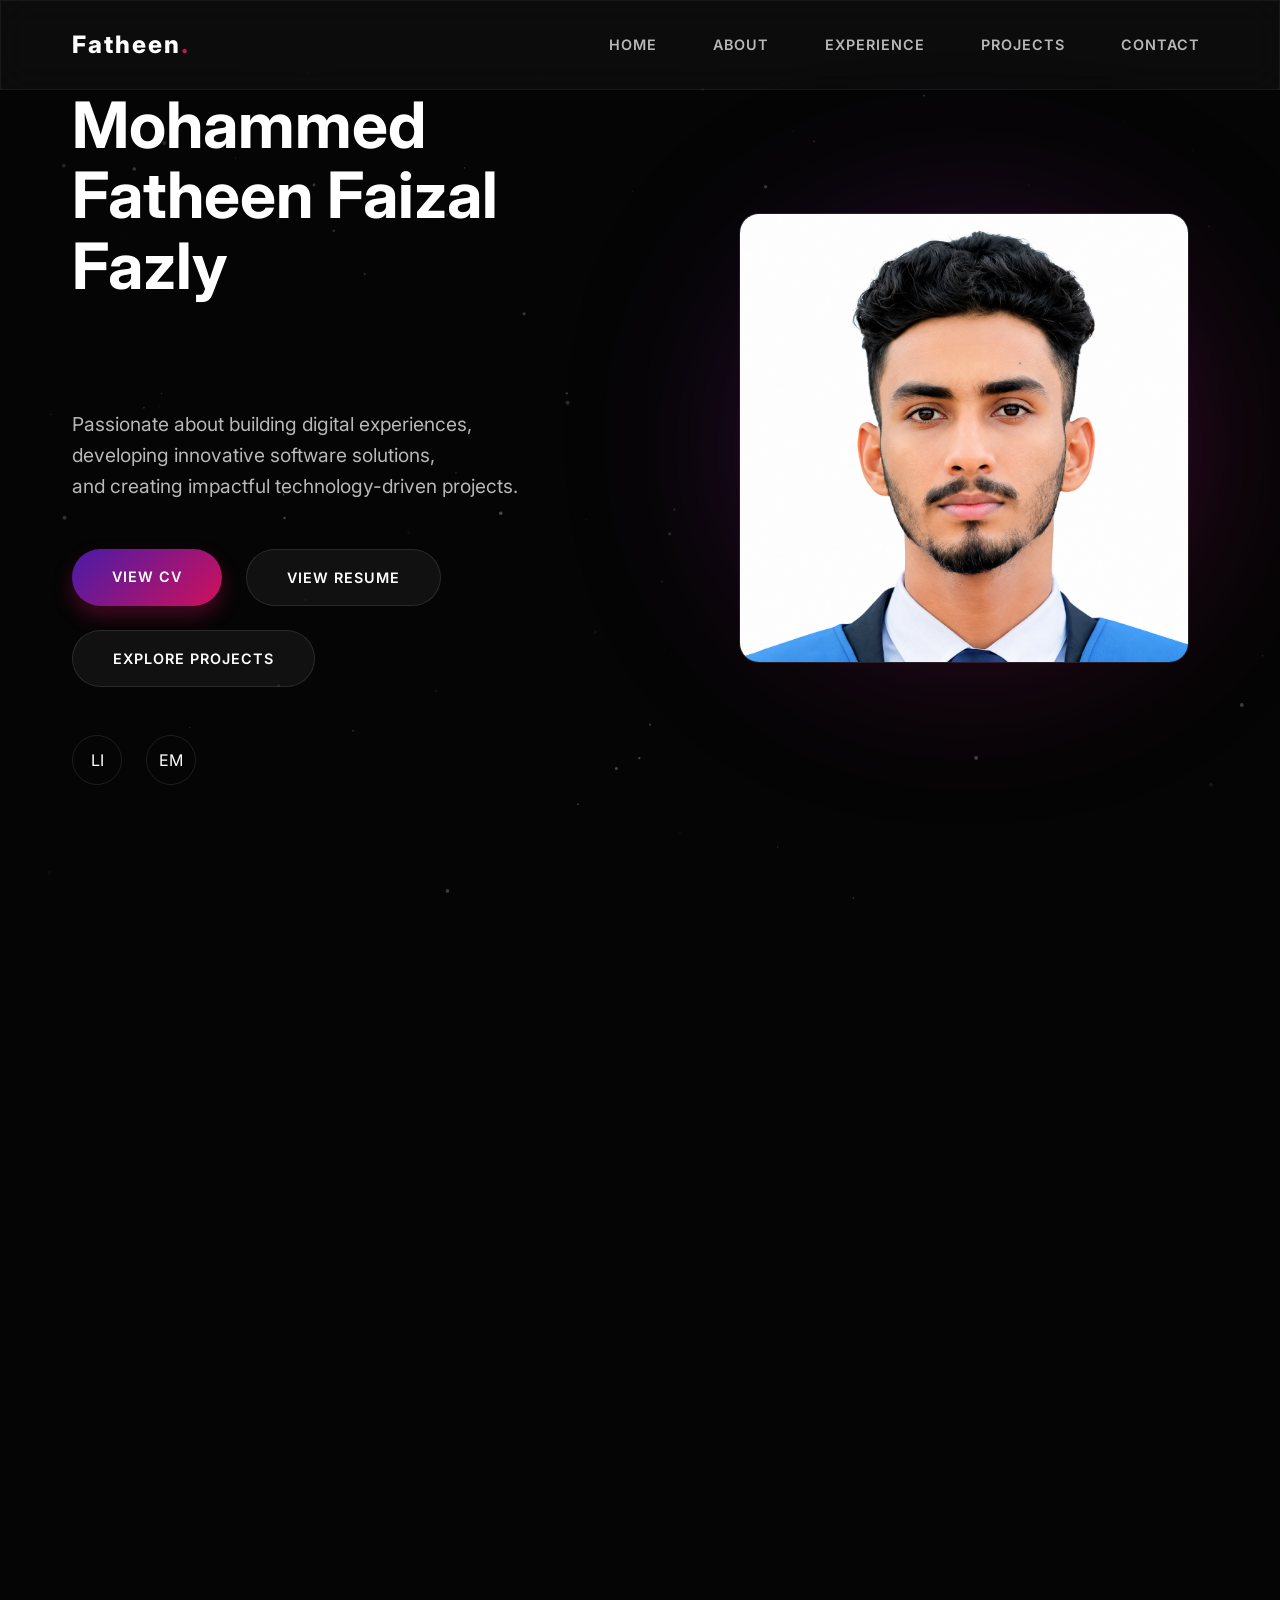
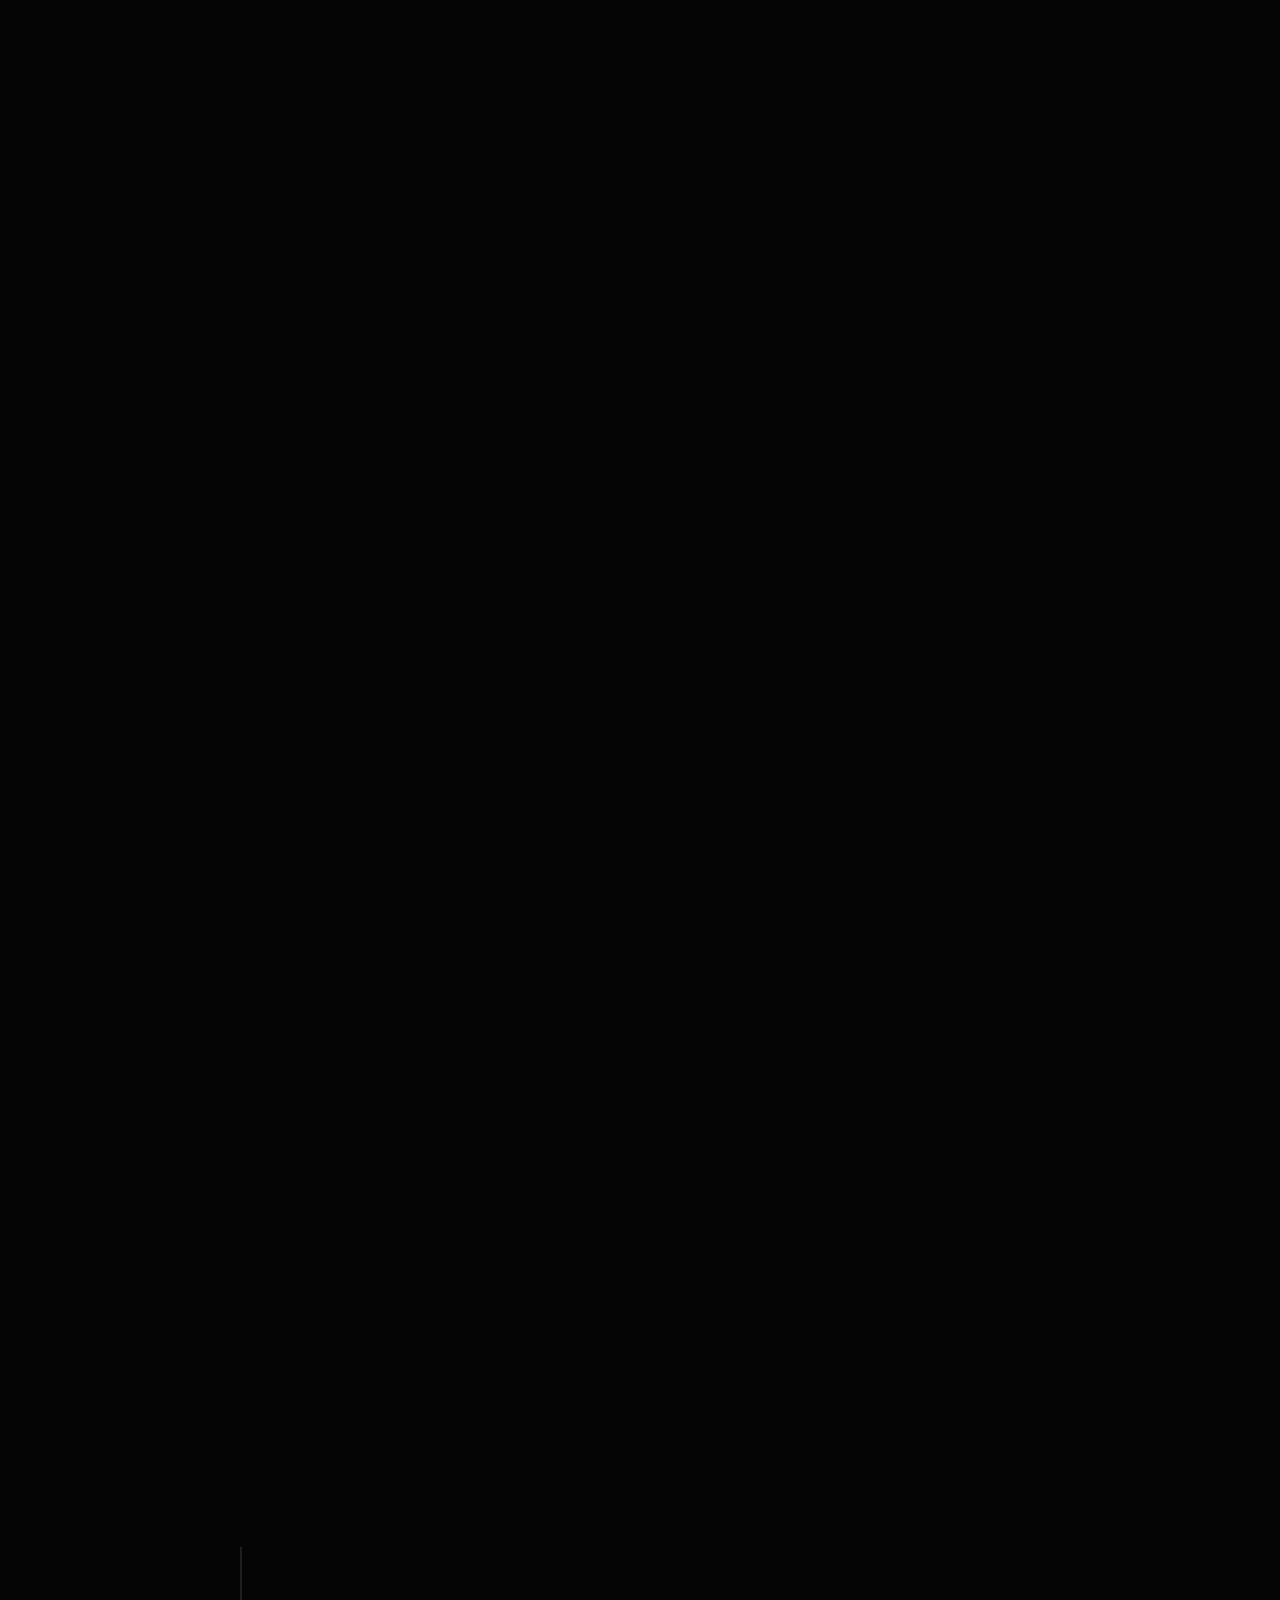
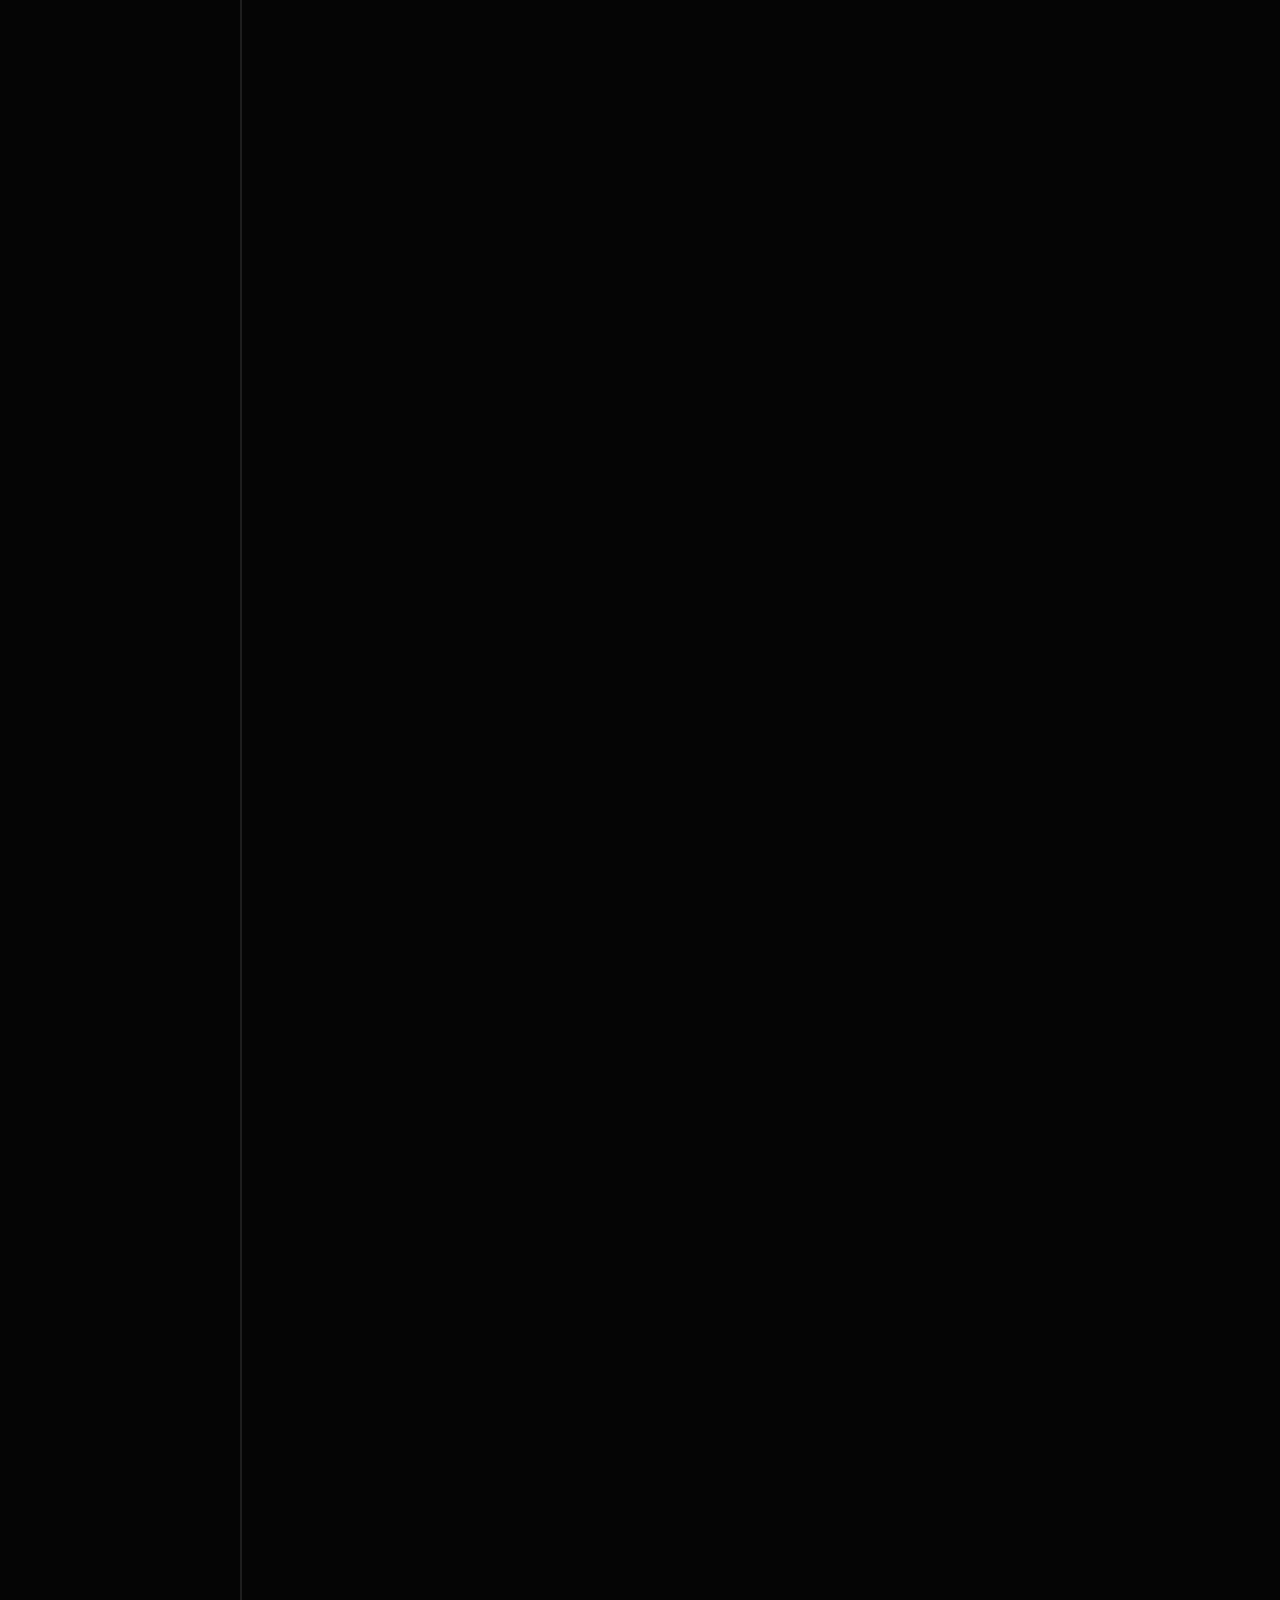
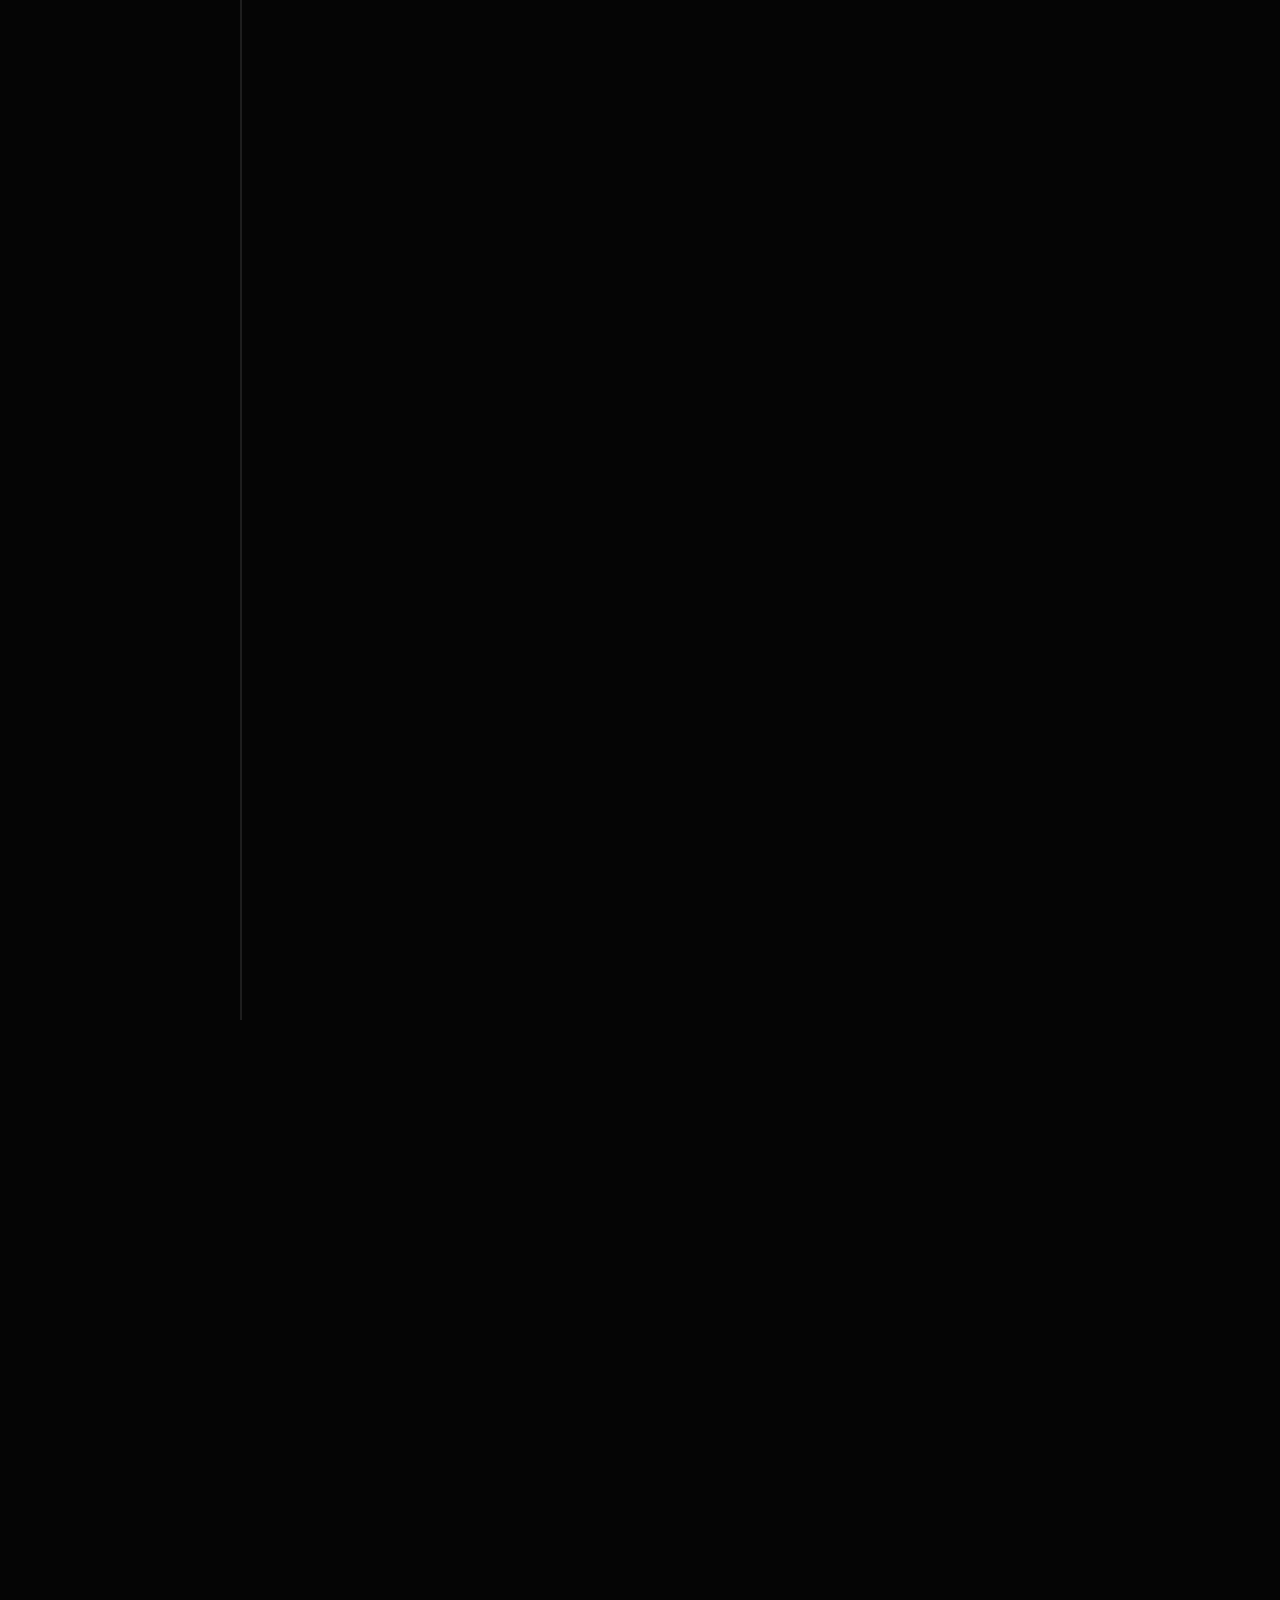
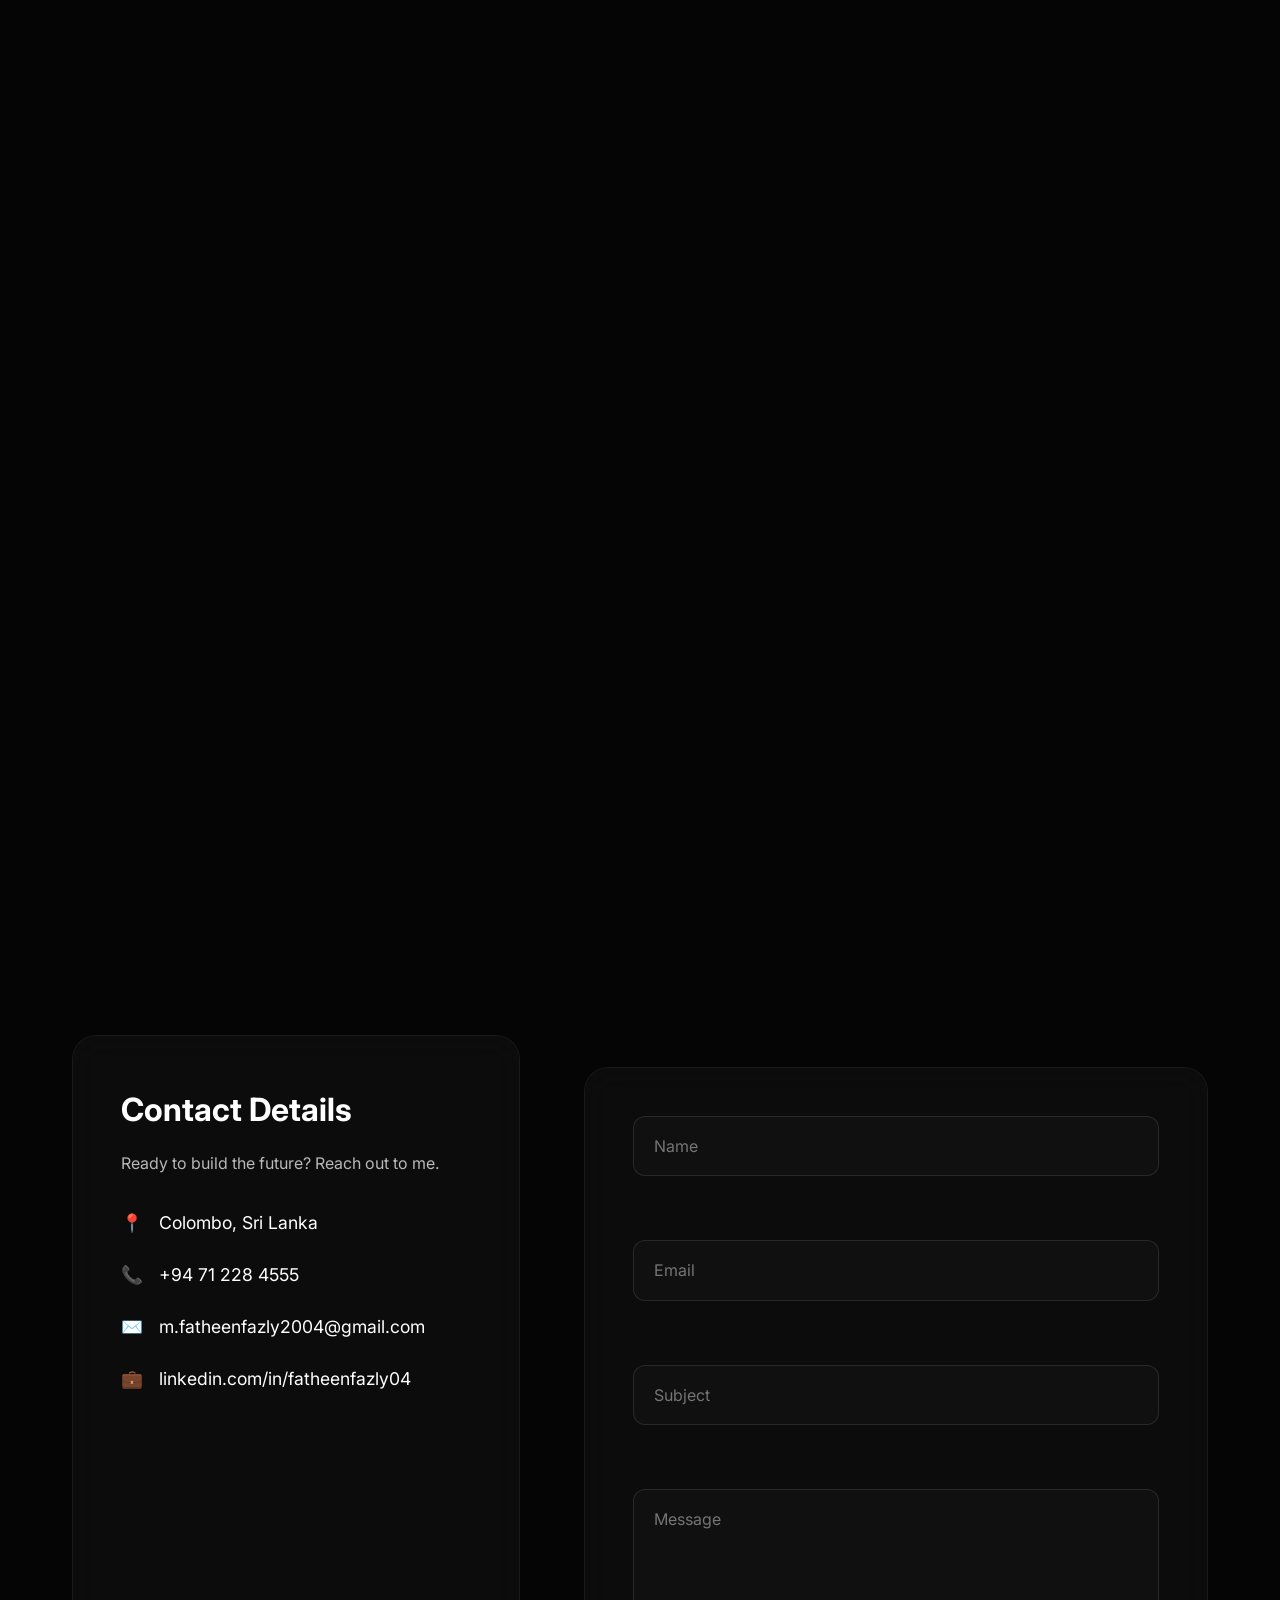
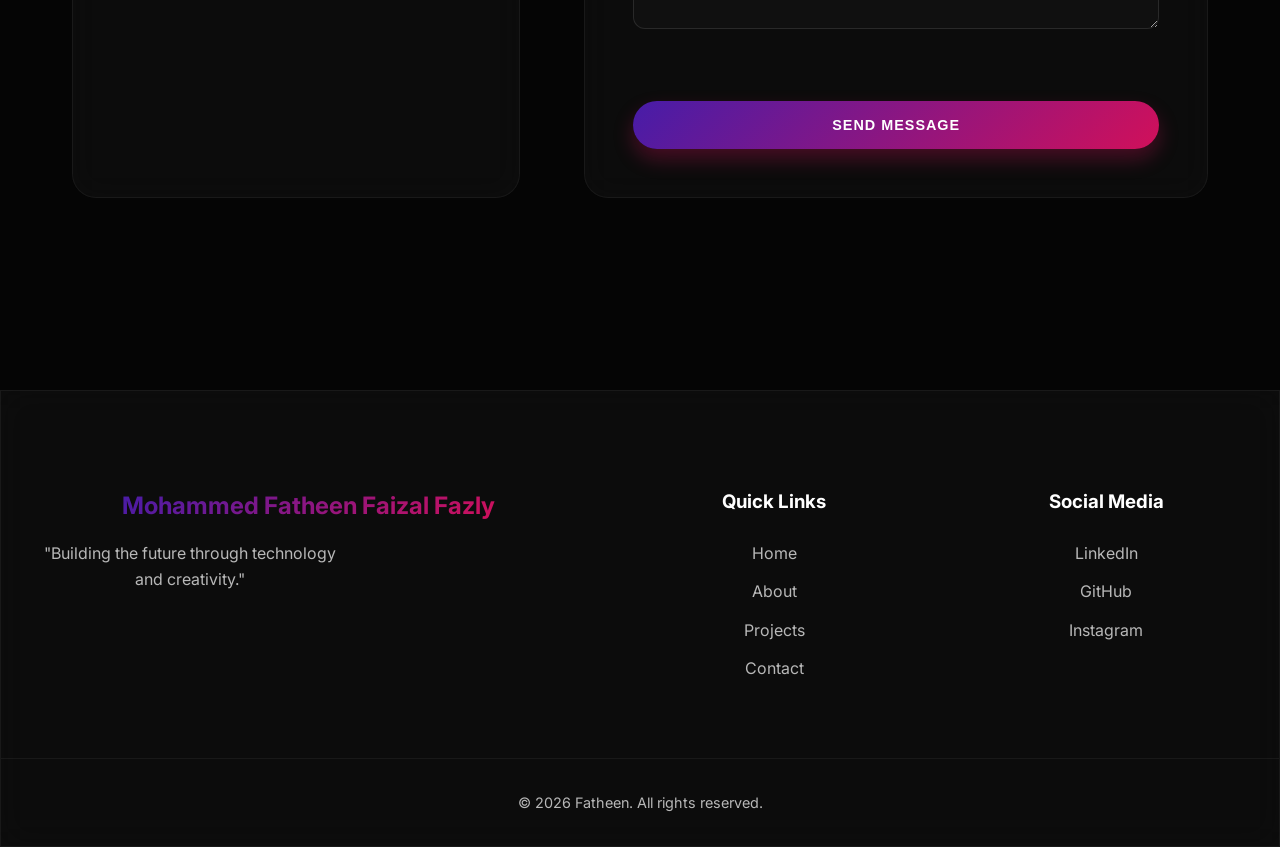
<file: index.html>
<!DOCTYPE html>
<html lang="en">
<head>
    <meta charset="UTF-8">
    <meta name="viewport" content="width=device-width, initial-scale=1.0">
    <title>Fatheen | Premium Portfolio</title>
    <link rel="stylesheet" href="style.css">
    <!-- Google Fonts -->
    <link rel="preconnect" href="https://fonts.googleapis.com">
    <link rel="preconnect" href="https://fonts.gstatic.com" crossorigin>
    <link href="https://fonts.googleapis.com/css2?family=Inter:wght@300;400;600;800&display=swap" rel="stylesheet">
</head>
<body>
    <!-- Preloader -->
    <div id="preloader">
        <div class="preloader-content">
            <h1 class="glitch-text" data-text="FATHEEN">FATHEEN</h1>
            <div class="loading-bar-container">
                <div class="loading-bar"></div>
            </div>
            <div class="loading-percent">0%</div>
        </div>
    </div>

    <!-- Canvas Background for Particles -->
    <canvas id="particleCanvas"></canvas>

    <!-- Navigation -->
    <nav id="navbar" class="glass">
        <div class="nav-container">
            <div class="logo">Fatheen<span class="dot">.</span></div>
            <ul class="nav-links">
                <li><a href="index.html" class="magnetic active">Home</a></li>
                <li><a href="about.html" class="magnetic">About</a></li>
                <li><a href="experience.html" class="magnetic">Experience</a></li>
                <li><a href="projects.html" class="magnetic">Projects</a></li>
                <li><a href="contact.html" class="magnetic">Contact</a></li>
            </ul>
            <div class="hamburger">
                <span></span>
                <span></span>
                <span></span>
            </div>
        </div>
    </nav>

    <!-- Main Content -->
    <main>
        <!-- Hero Section -->
        <section id="home" class="hero section">
            <div class="hero-content">
                <h1 class="hero-title reveal-text">Mohammed Fatheen Faizal Fazly</h1>
                <div class="rotating-text-wrapper reveal-text delay-1">
                    <span class="rotating-text">Software Engineer</span>
                </div>
                <p class="hero-description reveal-text delay-2">
                    Passionate about building digital experiences,<br>
                    developing innovative software solutions,<br>
                    and creating impactful technology-driven projects.
                </p>
                <div class="hero-cta reveal-text delay-3">
                    <a href="cv.html" class="btn btn-primary magnetic">View CV</a>
                    <a href="resume.html" class="btn btn-secondary magnetic glow-btn">View Resume</a>
                    <a href="#projects" class="btn btn-secondary magnetic">Explore Projects</a>
                </div>
                <div class="hero-social reveal-text delay-4">
                    <a href="https://linkedin.com/in/fatheenfazly04" target="_blank" class="social-icon magnetic" title="LinkedIn">LI</a>
                    <a href="mailto:m.fatheenfazly2004@gmail.com" class="social-icon magnetic" title="Email">EM</a>
                </div>
            </div>
            <div class="hero-image-wrapper reveal-image">
                <div class="hero-image-glow"></div>
                <img src="profile.jpg" alt="Fatheen Profile" class="hero-image parallax-img">
            </div>
        </section>

        <!-- About Section -->
        <section id="about" class="about section">
            <h2 class="section-title reveal-text">About <span class="gradient-text">Me</span></h2>
            <div class="about-grid">
                <div class="about-card glass reveal-up">
                    <div class="card-icon">🎓</div>
                    <h3>Education</h3>
                    <ul>
                        <li>BEng (Hons) Software Engineering (Reading)</li>
                        <li>Pearson BTEC HND Computing</li>
                        <li>Diploma in Business Management (DiBM)</li>
                        <li>Diploma in IT (DiTEC)</li>
                        <li>Diploma in English (DiE)</li>
                    </ul>
                    <a href="about.html#education" style="color: var(--c5); font-size: 0.9rem; text-decoration: none; display: inline-block; margin-top: 1rem; font-weight: 600;">View All 16 Qualifications ➔</a>
                </div>
                <div class="about-card glass reveal-up delay-1">
                    <div class="card-icon">🌍</div>
                    <h3>Languages</h3>
                    <div class="language-tags">
                        <span>Tamil (Native)</span>
                        <span>Sinhala (Native)</span>
                        <span>English (Intermediate)</span>
                        <span>Hindi (Basic)</span>
                        <span>Japanese (Beginner)</span>
                    </div>
                </div>
                <div class="about-card glass reveal-up delay-2">
                    <div class="card-icon">💼</div>
                    <h3>Experience Highlights</h3>
                    <ul>
                        <li>Public Relations Director - Student Council</li>
                        <li>Home Tutor - IT Basics</li>
                        <li>Freelance Photo Editor</li>
                    </ul>
                    <a href="experience.html" style="color: var(--c5); font-size: 0.9rem; text-decoration: none; display: inline-block; margin-top: 1rem; font-weight: 600;">View Experience Details ➔</a>
                </div>
            </div>
        </section>

        <!-- Skills Section -->
        <section id="skills" class="skills section">
            <h2 class="section-title reveal-text">Core <span class="gradient-text">Skills</span></h2>
            <div class="skills-container">
                <div class="skill-category glass reveal-up">
                    <h3>Programming</h3>
                    <div class="skill-list">
                        <div class="skill-item"><span>C++</span><div class="progress-bar"><div class="progress" data-width="85%"></div></div></div>
                        <div class="skill-item"><span>C#</span><div class="progress-bar"><div class="progress" data-width="80%"></div></div></div>
                        <div class="skill-item"><span>Python</span><div class="progress-bar"><div class="progress" data-width="90%"></div></div></div>
                        <div class="skill-item"><span>PHP</span><div class="progress-bar"><div class="progress" data-width="75%"></div></div></div>
                        <div class="skill-item"><span>JavaScript</span><div class="progress-bar"><div class="progress" data-width="95%"></div></div></div>
                        <div class="skill-item"><span>HTML</span><div class="progress-bar"><div class="progress" data-width="98%"></div></div></div>
                    </div>
                </div>
                <div class="skill-category glass reveal-up delay-1">
                    <h3>Development & Tools</h3>
                    <div class="skill-list">
                        <div class="skill-item"><span>Visual Studio</span><div class="progress-bar"><div class="progress" data-width="90%"></div></div></div>
                        <div class="skill-item"><span>VS Code</span><div class="progress-bar"><div class="progress" data-width="95%"></div></div></div>
                        <div class="skill-item"><span>MySQL</span><div class="progress-bar"><div class="progress" data-width="85%"></div></div></div>
                        <div class="skill-item"><span>XAMPP</span><div class="progress-bar"><div class="progress" data-width="90%"></div></div></div>
                        <div class="skill-item"><span>Microsoft Office (Word, Excel, PowerPoint)</span><div class="progress-bar"><div class="progress" data-width="90%"></div></div></div>
                    </div>
                </div>
                <div class="skill-category glass reveal-up delay-2">
                    <h3>Creative, Interpersonal & Professional</h3>
                    <div class="skill-tags">
                        <span class="glowing-tag">Photo Editing & Media Production</span>
                        <span class="glowing-tag">Digital Design & Content Creation</span>
                        <span class="glowing-tag">Multimedia Portfolio Development</span>
                        <span class="glowing-tag">Team Collaboration & Coordination</span>
                        <span class="glowing-tag">Leadership & Project Management</span>
                        <span class="glowing-tag">Public Speaking & Communication</span>
                        <span class="glowing-tag">Student Mentorship & Support</span>
                        <span class="glowing-tag">Time & Resource Management</span>
                        <span class="glowing-tag">Critical Thinking & Problem Solving</span>
                        <span class="glowing-tag">Adaptability in Dynamic Environments</span>
                        <span class="glowing-tag">Teaching & Instructional Techniques</span>
                    </div>
                </div>
            </div>
        </section>

        <!-- Projects Section -->
        <section id="projects" class="projects section">
            <h2 class="section-title reveal-text">Featured <span class="gradient-text">Projects</span></h2>
            <div class="project-list">
                <div class="project-card glass reveal-up">
                    <div class="project-image" style="background: linear-gradient(135deg, #471CA8, #884AB2);">
                        <span>Web Project</span>
                    </div>
                    <div class="project-info">
                        <h3>Website Development & UX/UI Design Projects</h3>
                        <p>Designed and developed responsive websites with a strong focus on usability, accessibility, and user experience. Implemented database functionality using MySQL and C#.</p>
                        <div class="project-tech">
                            <span>HTML</span><span>CSS</span><span>JavaScript</span><span>PHP</span><span>C#</span><span>MySQL</span><span>XAMPP</span>
                        </div>
                        <div class="project-links">
                            <a href="projects.html" class="btn btn-primary magnetic">View Projects</a>
                        </div>
                    </div>
                </div>
                <div class="project-card glass reveal-up">
                    <div class="project-image" style="background: linear-gradient(135deg, #D1105A, #F24B04);">
                        <span>Media Project</span>
                    </div>
                    <div class="project-info">
                        <h3>Digital Media Portfolio</h3>
                        <p>Developed a comprehensive digital portfolio showcasing freelance photo editing, graphic design, and creative media projects showing before/after transitions.</p>
                        <div class="project-tech">
                            <span>Photo Editing</span><span>Graphic Design</span><span>AI Tools</span>
                        </div>
                        <div class="project-links">
                            <a href="projects.html" class="btn btn-primary magnetic">View Portfolio</a>
                        </div>
                    </div>
                </div>
            </div>
        </section>

        <!-- Timeline Section -->
        <section id="timeline" class="timeline section">
            <h2 class="section-title reveal-text">My <span class="gradient-text">Journey</span></h2>
            <div class="timeline-container">
                <div class="timeline-item reveal-up">
                    <div class="timeline-dot"></div>
                    <div class="timeline-content glass">
                        <span class="timeline-date">2010–2020</span>
                        <h3>School Education</h3>
                        <p>Completed School Education at St. John’s College, Colombo 09. Subject focus includes Commerce, IT, and Art.</p>
                    </div>
                </div>
                <div class="timeline-item reveal-up">
                    <div class="timeline-dot"></div>
                    <div class="timeline-content glass">
                        <span class="timeline-date">2019–Present</span>
                        <h3>Freelance Photo Editor</h3>
                        <p>Self-employed. Specializing in high-quality visual content, marketing materials, and digital design.</p>
                    </div>
                </div>
                <div class="timeline-item reveal-up">
                    <div class="timeline-dot"></div>
                    <div class="timeline-content glass">
                        <span class="timeline-date">2016–2018</span>
                        <h3>Certificate in Maʿāriful Wahy</h3>
                        <p>Understanding Divine Revelation at Shabeer-ul Rashad Masjid (ACJU). Awarded Best Performer.</p>
                    </div>
                </div>
                <div class="timeline-item reveal-up">
                    <div class="timeline-dot"></div>
                    <div class="timeline-content glass">
                        <span class="timeline-date">2019</span>
                        <h3>Certificate in Computer Basics</h3>
                        <p>Completed at Younger Men's Muslim Association (YMMA), Colombo 10.</p>
                    </div>
                </div>
                <div class="timeline-item reveal-up">
                    <div class="timeline-dot"></div>
                    <div class="timeline-content glass">
                        <span class="timeline-date">2022–2023</span>
                        <h3>IT & Language Diplomas</h3>
                        <p>Completed Certificate in IT, Diploma in IT (Pearson Assured), Diploma in English, and Certificate in Computer Graphics.</p>
                    </div>
                </div>
                <div class="timeline-item reveal-up">
                    <div class="timeline-dot"></div>
                    <div class="timeline-content glass">
                        <span class="timeline-date">2023–2024</span>
                        <h3>HND Computing & Media Certs</h3>
                        <p>Completed Pearson BTEC Higher National Diploma (HND) in Computing (Software Engineering pathway) alongside Certificates in Media and Journalism.</p>
                    </div>
                </div>
                <div class="timeline-item reveal-up">
                    <div class="timeline-dot"></div>
                    <div class="timeline-content glass">
                        <span class="timeline-date">2022–2024</span>
                        <h3>Home Tutor - IT Basics</h3>
                        <p>Providing one-to-one instructional tutoring sessions covering fundamental IT concepts for school students.</p>
                    </div>
                </div>
                <div class="timeline-item reveal-up">
                    <div class="timeline-dot"></div>
                    <div class="timeline-content glass">
                        <span class="timeline-date">2024–2025</span>
                        <h3>Public Relations Director - Student Council</h3>
                        <p>Served as Student Council PR Director at ESOFT Metro Campus, Bambalapitiya. Coordinated student engagement and events.</p>
                    </div>
                </div>
                <div class="timeline-item reveal-up">
                    <div class="timeline-dot"></div>
                    <div class="timeline-content glass">
                        <span class="timeline-date">2025–2026</span>
                        <h3>Business Management & IT Certs</h3>
                        <p>Completed Certificate in IT (CiIT) and Diploma in Business Management (DiBM) at ESOFT Metro Campus.</p>
                    </div>
                </div>
                <div class="timeline-item reveal-up">
                    <div class="timeline-dot"></div>
                    <div class="timeline-content glass">
                        <span class="timeline-date">2026–Present</span>
                        <h3>BEng Software Engineering & Online Diplomas</h3>
                        <p>Reading for BEng (Hons) Software Engineering at ESOFT Metro Campus (affiliated with London Metropolitan University). Simultaneously reading for Alison Diplomas in Psychology and Human Resources.</p>
                    </div>
                </div>
            </div>
        </section>

        <!-- Achievements Section -->
        <section id="achievements" class="achievements section">
            <div class="stats-grid">
                <div class="stat-card glass reveal-up">
                    <div class="stat-number counter" data-target="16">0</div>
                    <div class="stat-label">Qualifications</div>
                </div>
                <div class="stat-card glass reveal-up delay-1">
                    <div class="stat-number counter" data-target="25">0</div>
                    <div class="stat-label">Projects Completed</div>
                </div>
                <div class="stat-card glass reveal-up delay-2">
                    <div class="stat-number counter" data-target="7">0</div>
                    <div class="stat-label">Years of Experience</div>
                </div>
                <div class="stat-card glass reveal-up delay-3">
                    <div class="stat-number counter" data-target="5">0</div>
                    <div class="stat-label">Languages Spoken</div>
                </div>
            </div>
        </section>

        <!-- Testimonials Section -->
        <section id="testimonials" class="testimonials section">
            <h2 class="section-title reveal-text">Client <span class="gradient-text">Feedback</span></h2>
            <div class="testimonial-slider glass reveal-up">
                <div class="testimonial-content">
                    <p class="quote">"Fatheen's work is simply outstanding. The attention to detail and performance optimization is world-class."</p>
                    <div class="author">- Jane Doe, Tech Lead</div>
                </div>
            </div>
        </section>

        <!-- Contact Section -->
        <section id="contact" class="contact section">
            <h2 class="section-title reveal-text">Let's <span class="gradient-text">Connect</span></h2>
            <div class="contact-container">
                <div class="contact-info glass reveal-up">
                    <h3>Contact Details</h3>
                    <p>Ready to build the future? Reach out to me.</p>
                    <div class="info-item"><span>📍</span> Colombo, Sri Lanka</div>
                    <div class="info-item"><span>📞</span> +94 71 228 4555</div>
                    <div class="info-item"><span>✉️</span> <a href="mailto:m.fatheenfazly2004@gmail.com" style="color: inherit; text-decoration: none;">m.fatheenfazly2004@gmail.com</a></div>
                    <div class="info-item"><span>💼</span> <a href="https://linkedin.com/in/fatheenfazly04" target="_blank" style="color: inherit; text-decoration: none;">linkedin.com/in/fatheenfazly04</a></div>
                </div>
                <form class="contact-form glass reveal-up delay-1" onsubmit="event.preventDefault();">
                    <div class="input-group">
                        <input type="text" placeholder="Name" required>
                    </div>
                    <div class="input-group">
                        <input type="email" placeholder="Email" required>
                    </div>
                    <div class="input-group">
                        <input type="text" placeholder="Subject" required>
                    </div>
                    <div class="input-group">
                        <textarea rows="5" placeholder="Message" required></textarea>
                    </div>
                    <button type="submit" class="btn btn-primary magnetic glow-btn" style="width:100%">Send Message</button>
                </form>
            </div>
        </section>
    </main>

    <!-- Footer -->
    <footer class="glass">
        <div class="footer-content">
            <div class="footer-brand">
                <h2>Mohammed Fatheen Faizal Fazly</h2>
                <p>"Building the future through technology and creativity."</p>
            </div>
            <div class="footer-links">
                <h3>Quick Links</h3>
                <a href="#home">Home</a>
                <a href="#about">About</a>
                <a href="#projects">Projects</a>
                <a href="#contact">Contact</a>
            </div>
            <div class="footer-social">
                <h3>Social Media</h3>
                <a href="#">LinkedIn</a>
                <a href="#">GitHub</a>
                <a href="#">Instagram</a>
            </div>
        </div>
        <div class="footer-bottom">
            <p>&copy; 2026 Fatheen. All rights reserved.</p>
        </div>
    </footer>

    <script src="script.js"></script>
</body>
</html>
</file>
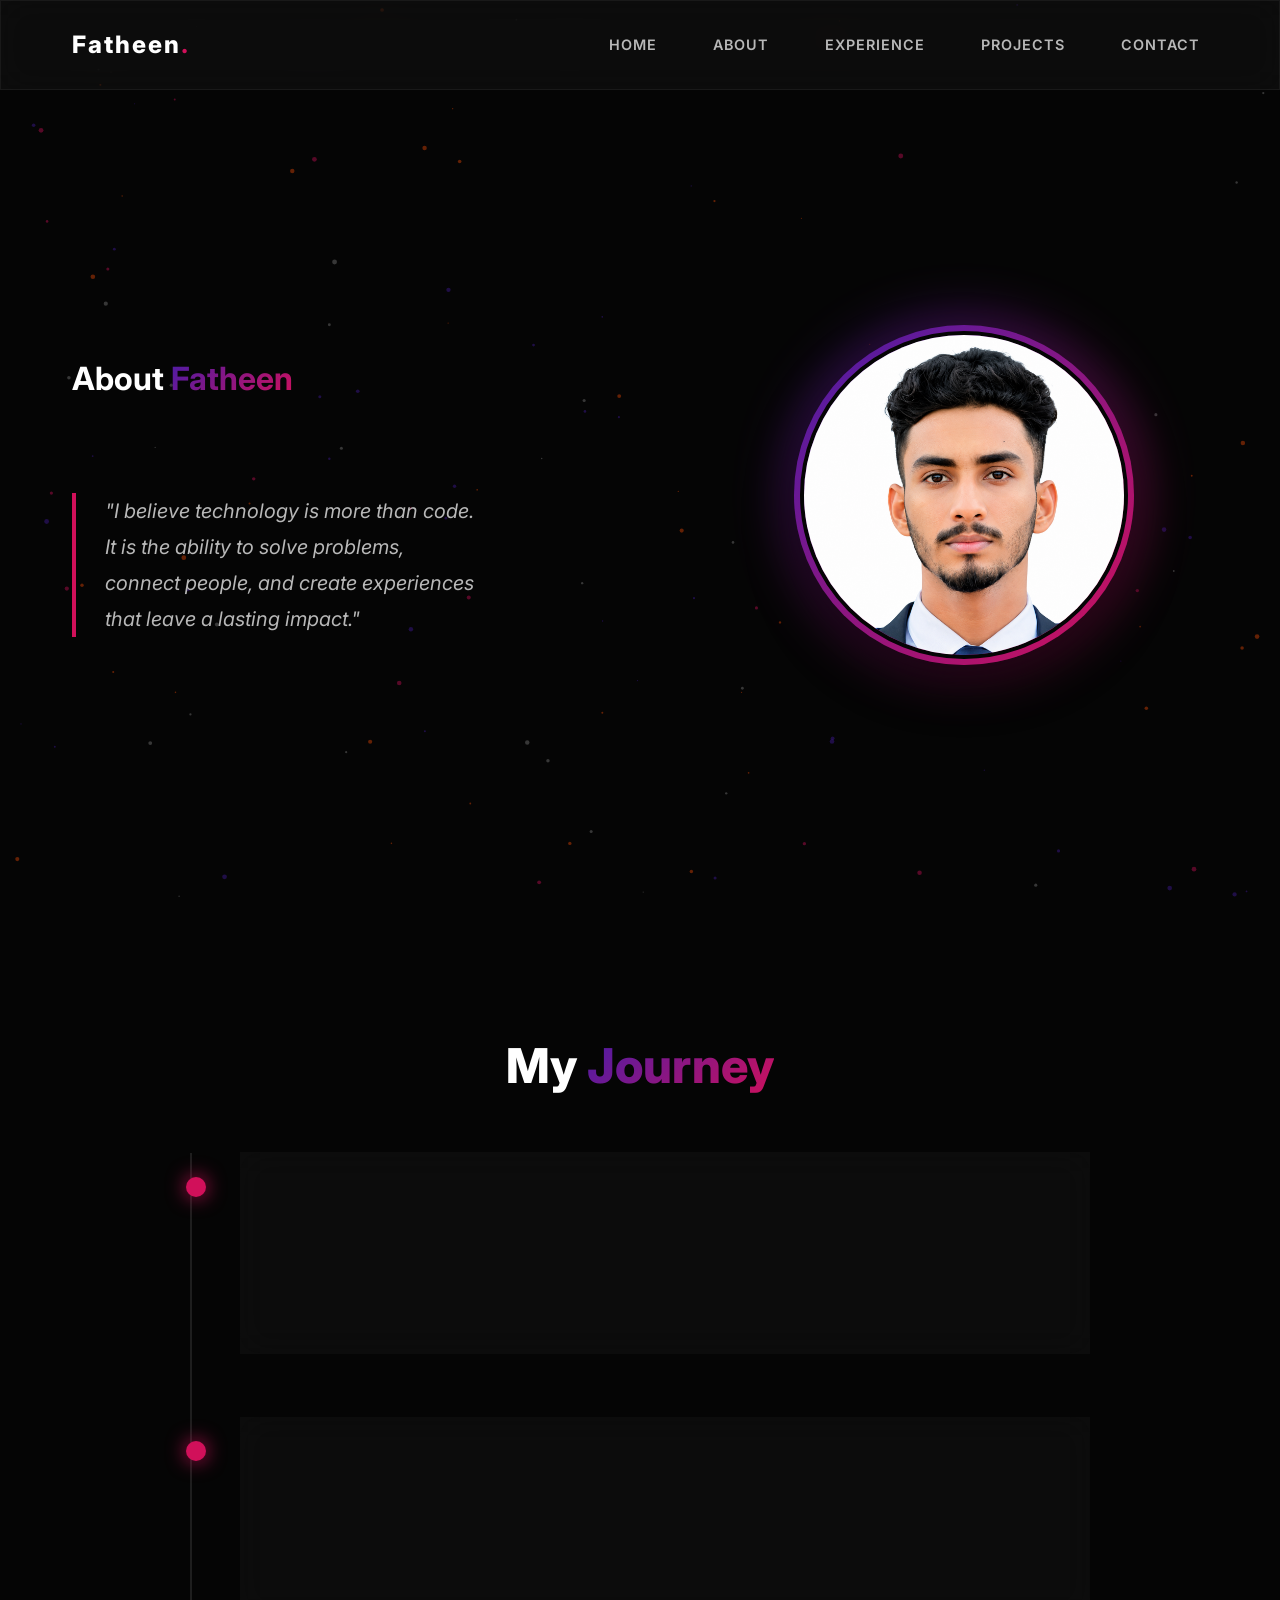
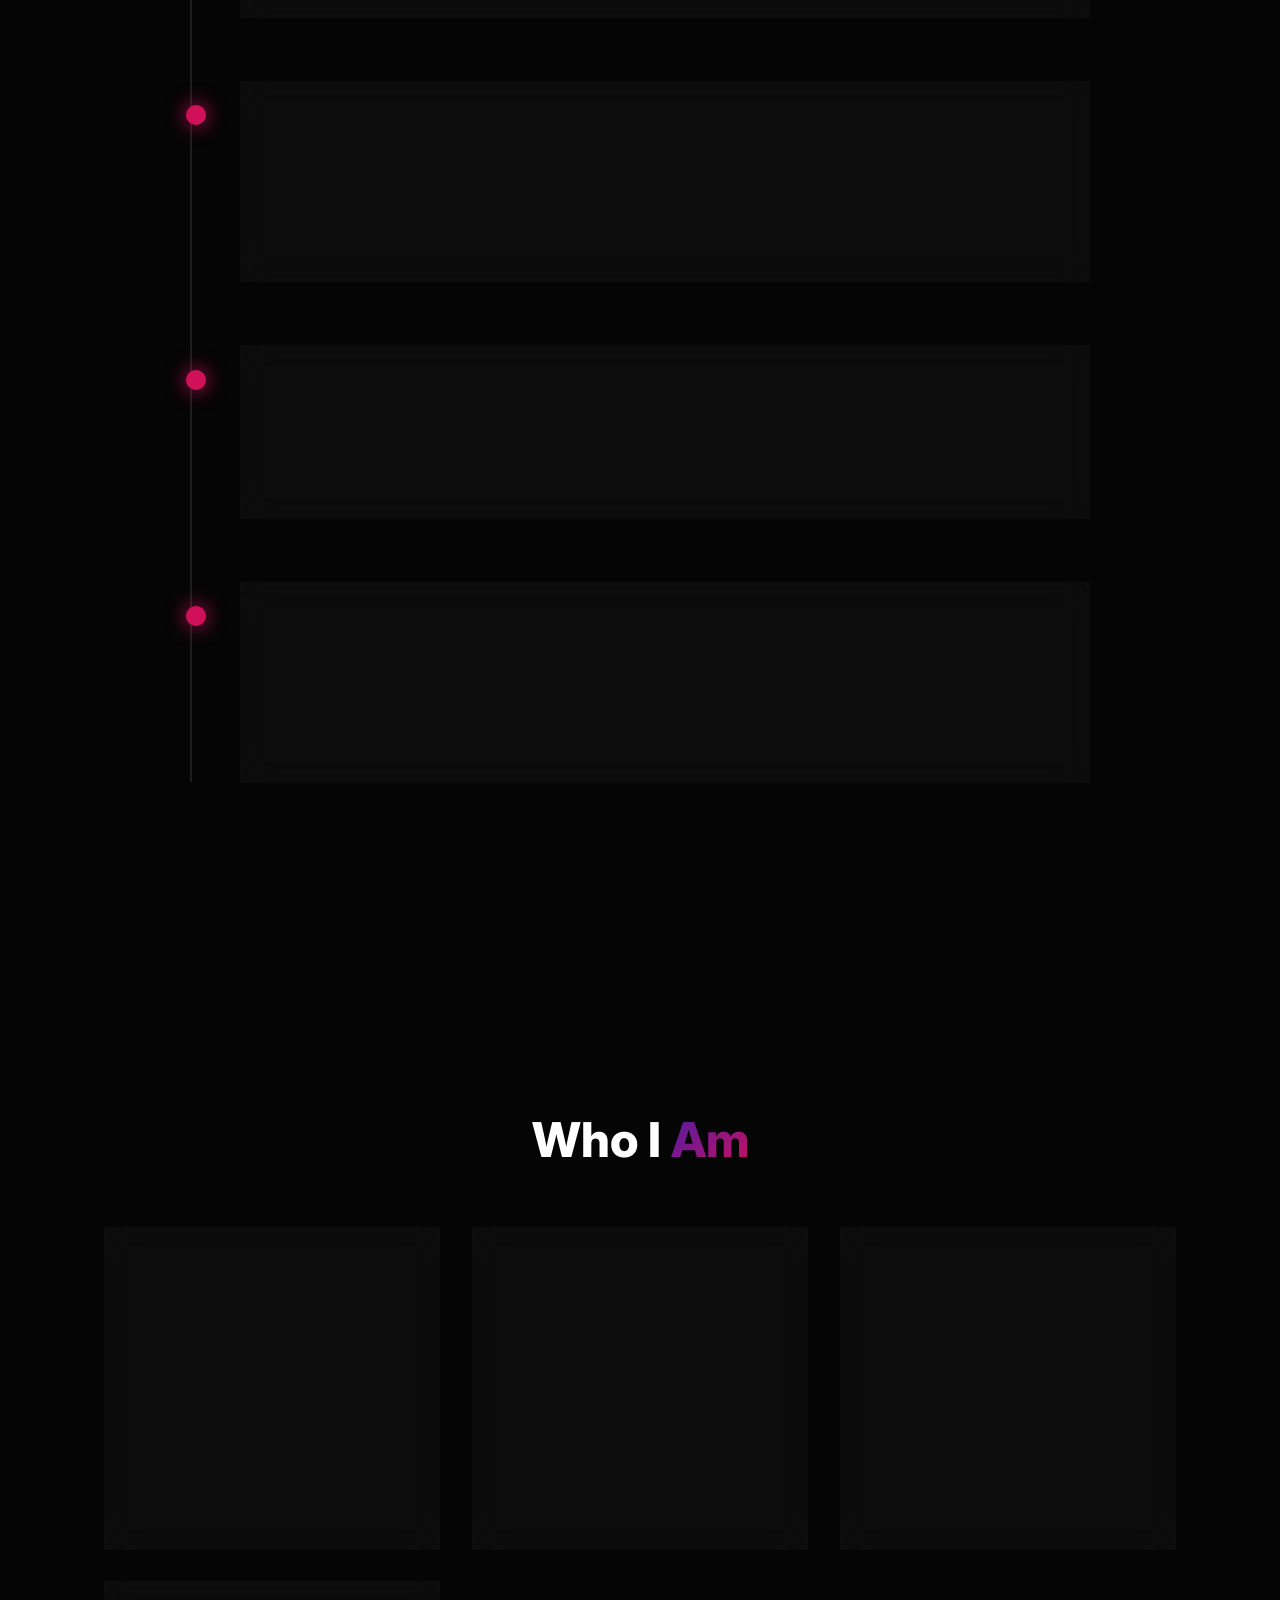
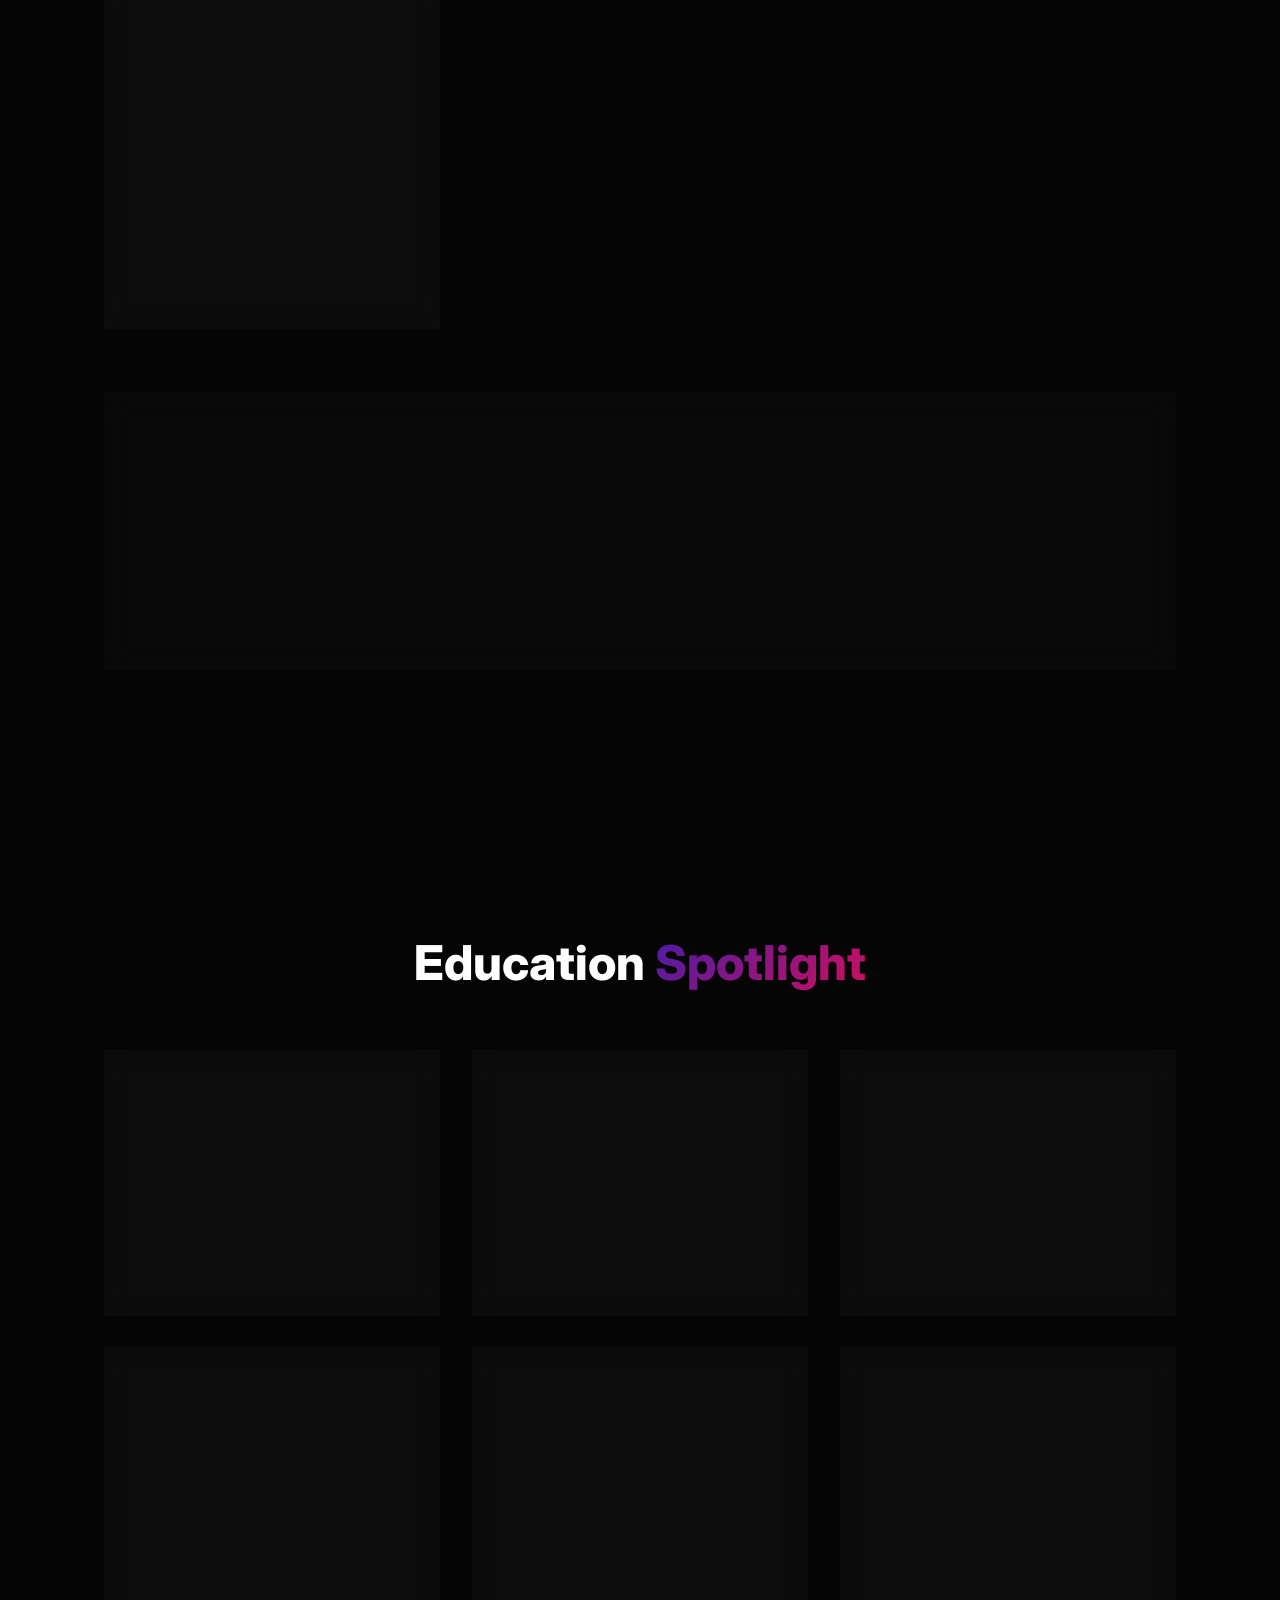
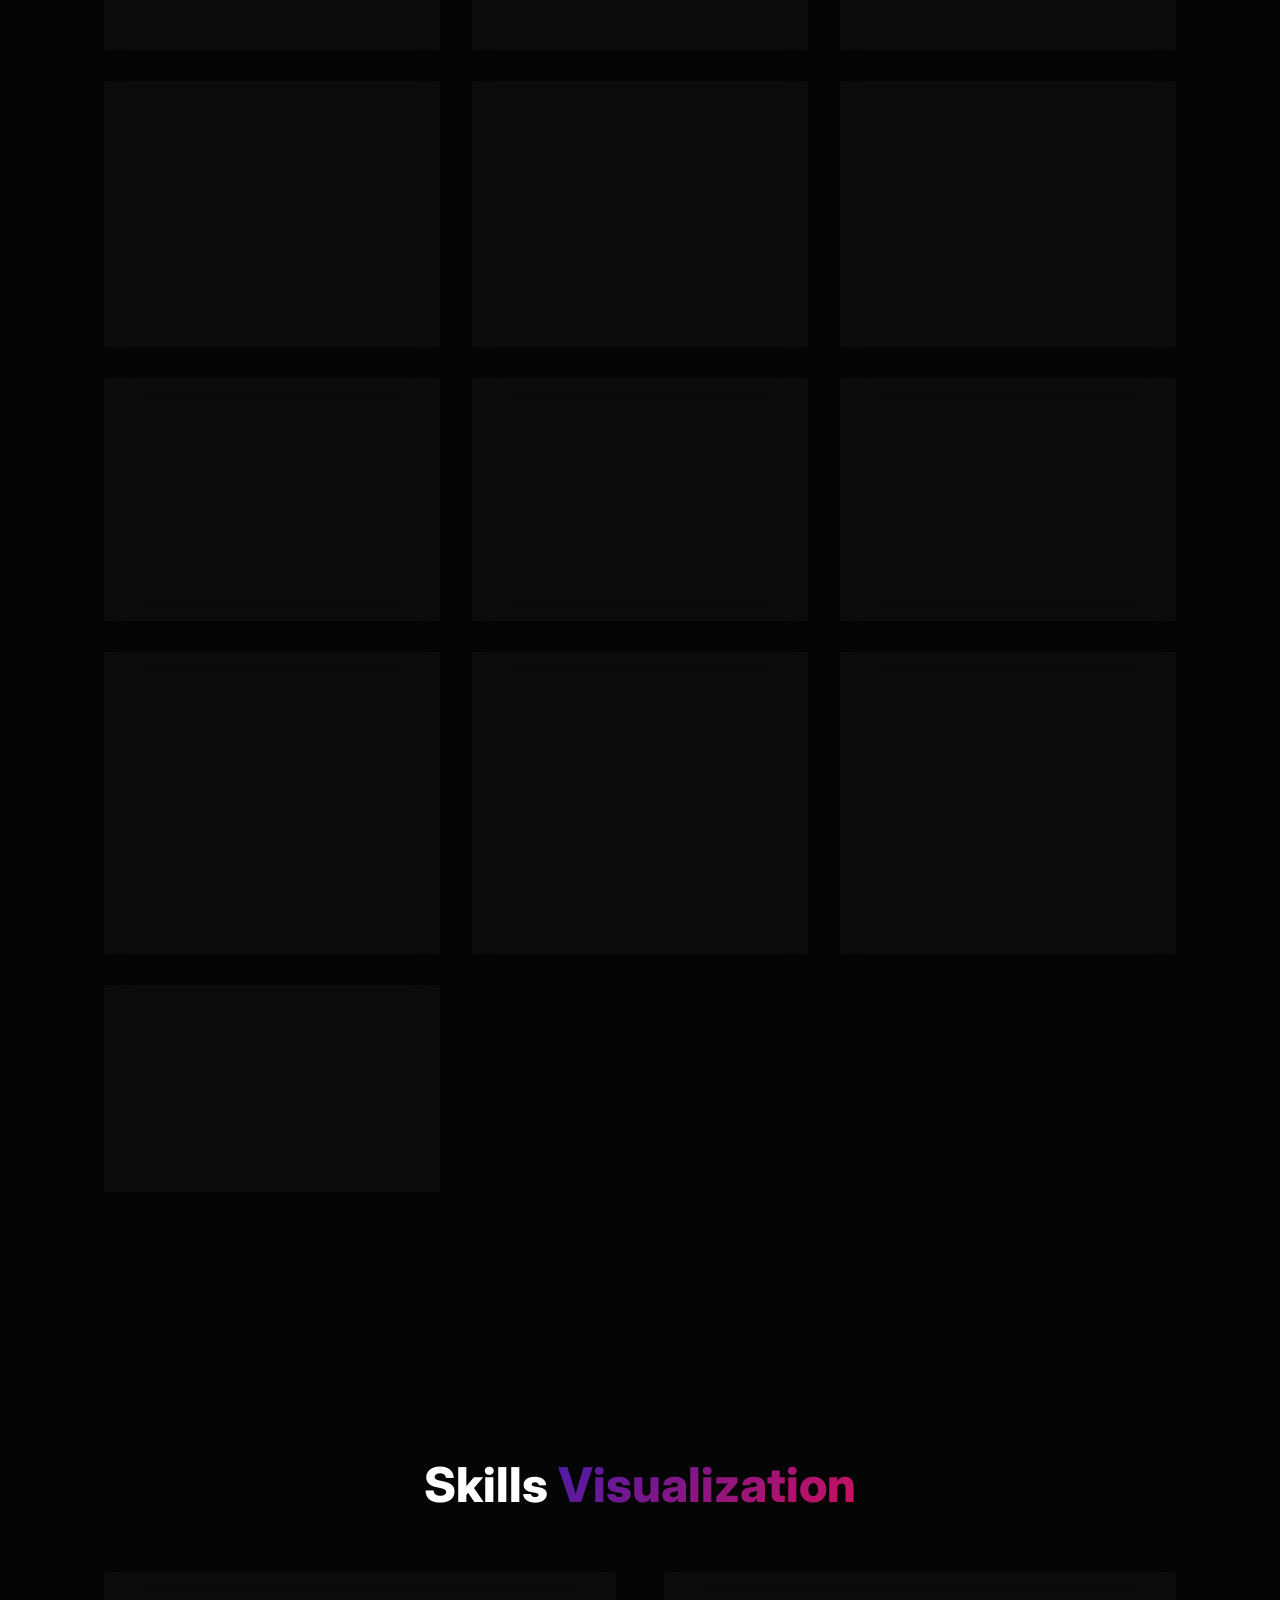
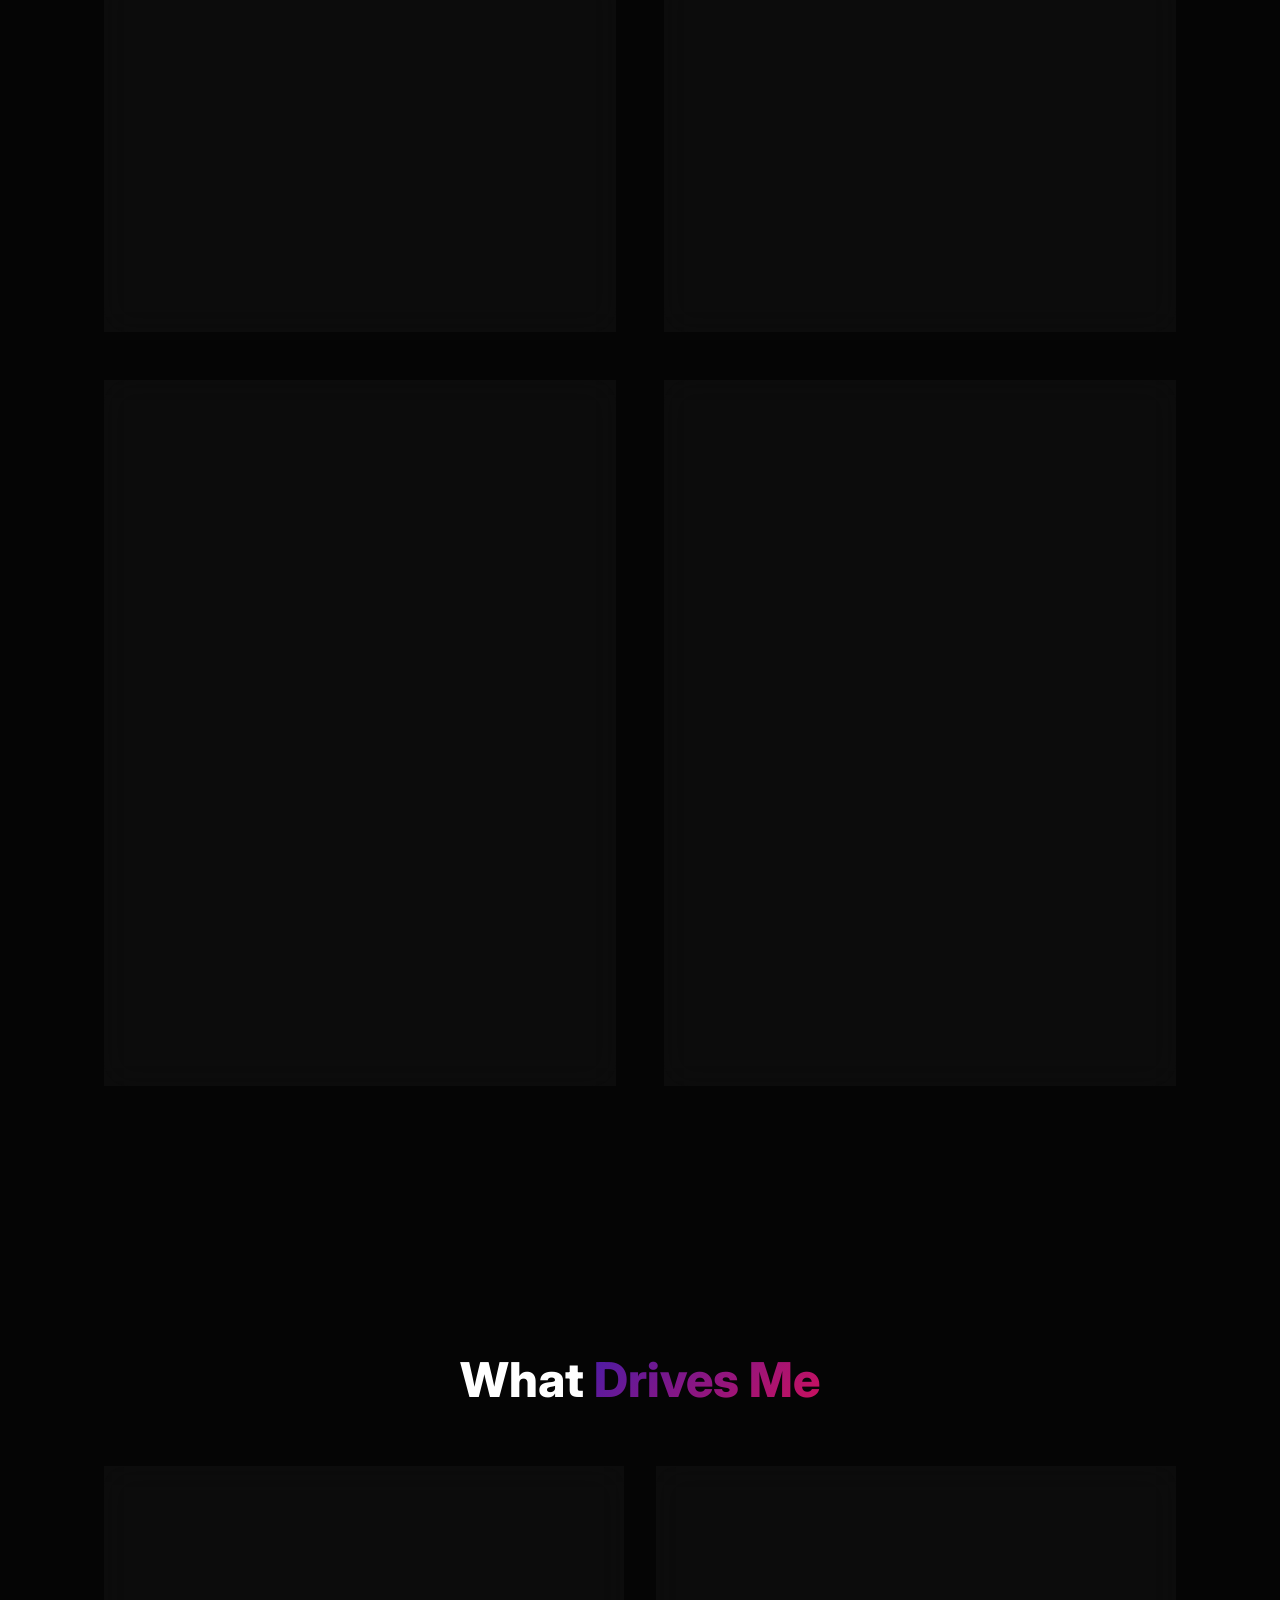
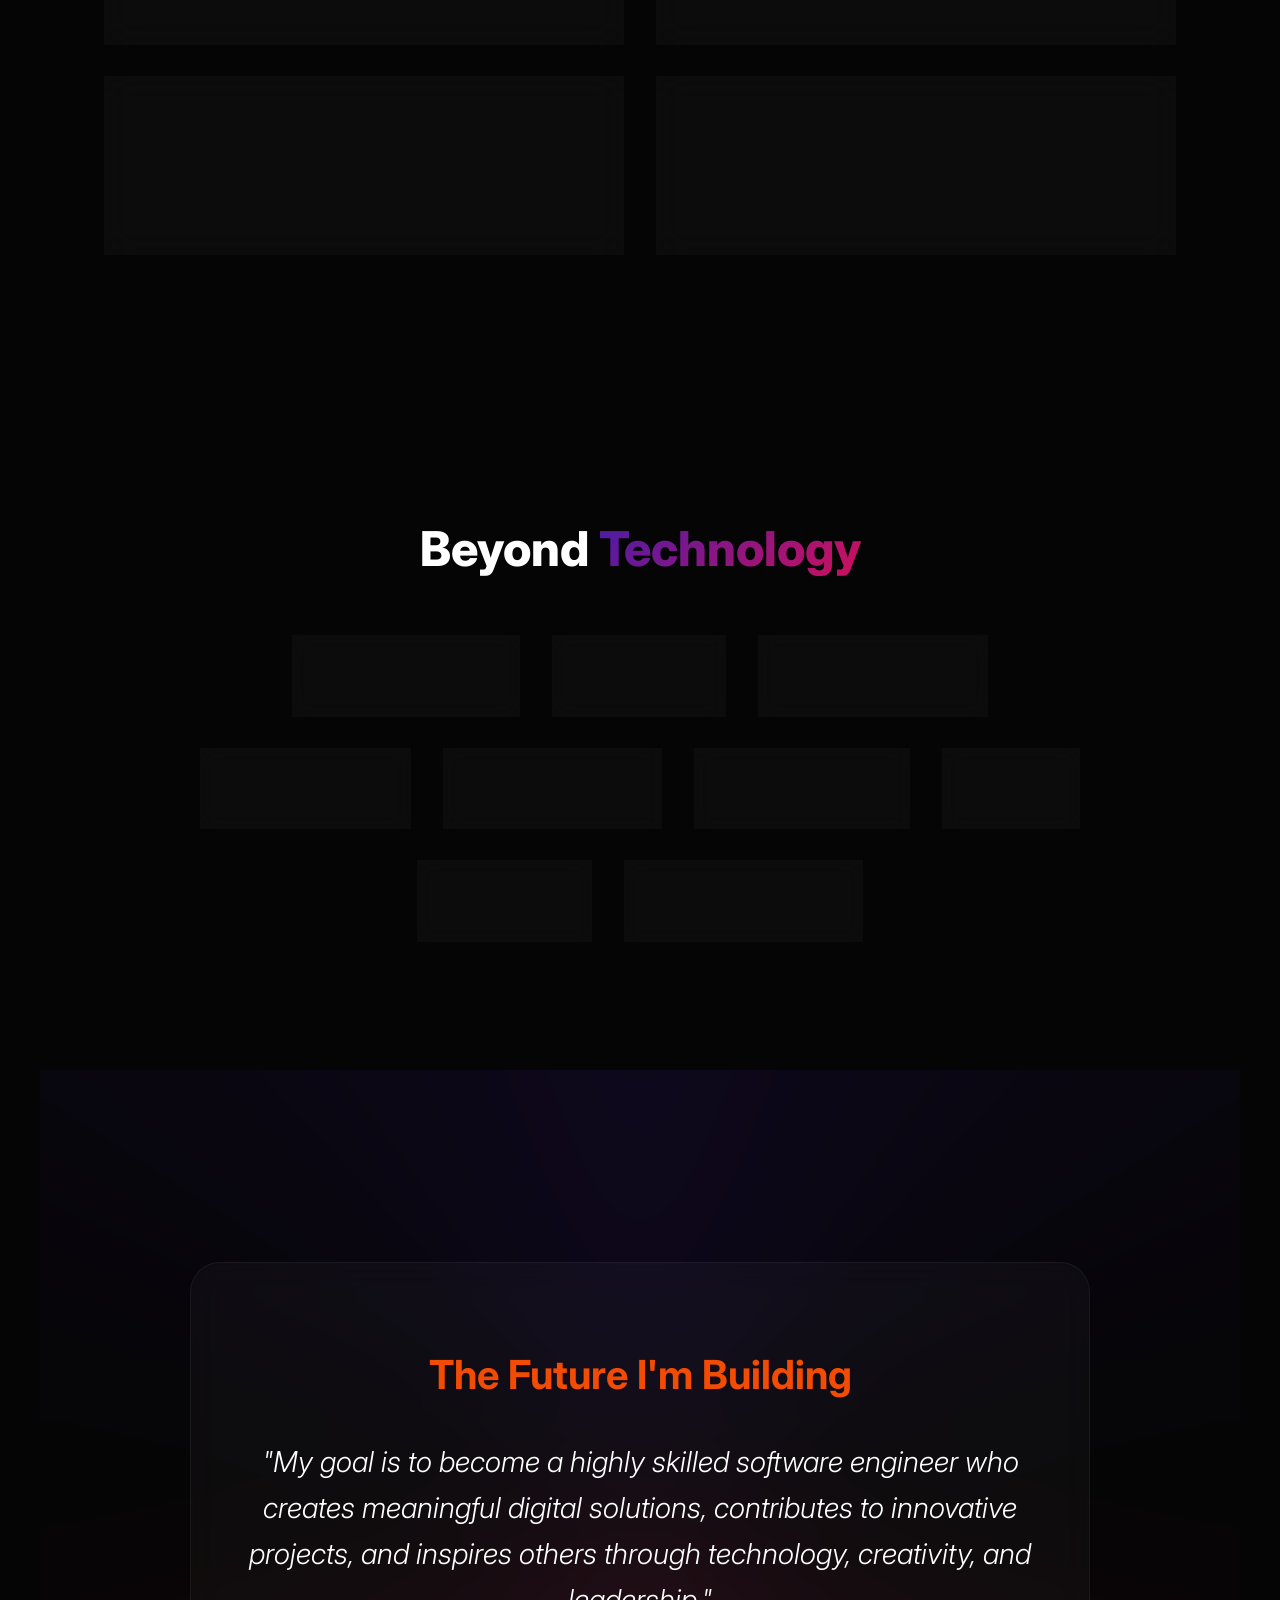
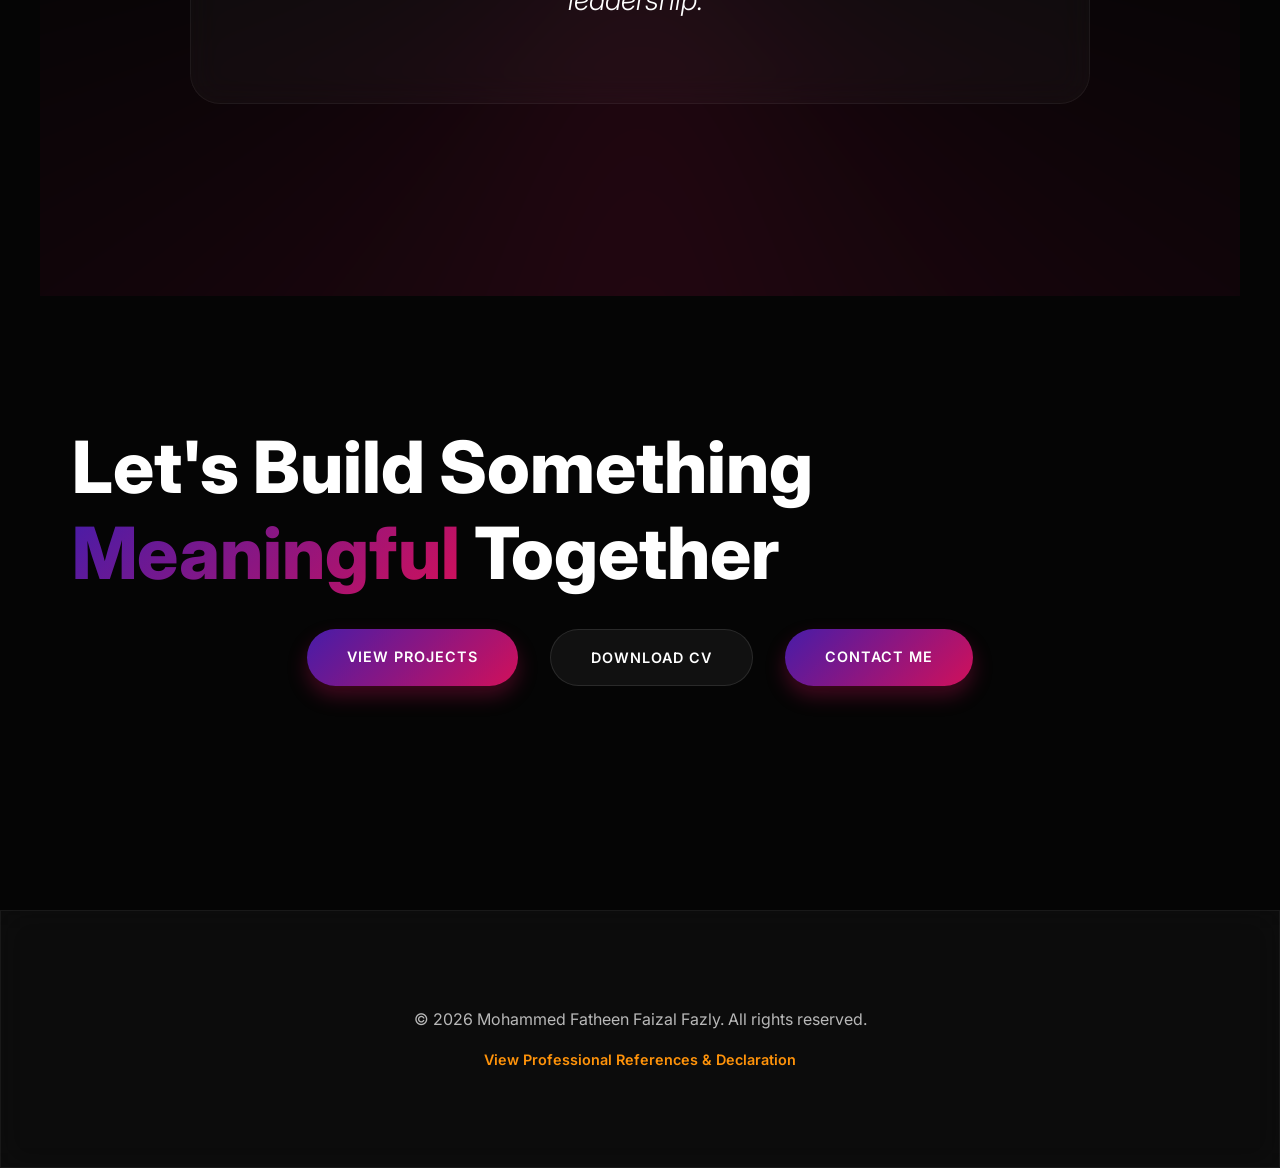
<file: about.html>
<!DOCTYPE html>
<html lang="en">
<head>
    <meta charset="UTF-8">
    <meta name="viewport" content="width=device-width, initial-scale=1.0">
    <title>About Fatheen | Premium Portfolio</title>
    <link rel="stylesheet" href="style.css">
    <link rel="preconnect" href="https://fonts.googleapis.com">
    <link rel="preconnect" href="https://fonts.gstatic.com" crossorigin>
    <link href="https://fonts.googleapis.com/css2?family=Inter:wght@300;400;600;800&display=swap" rel="stylesheet">
</head>
<body>
    <!-- Global Navigation -->
    <nav id="navbar" class="glass">
        <div class="nav-container">
            <div class="logo"><a href="index.html" style="color:inherit; text-decoration:none;">Fatheen<span class="dot">.</span></a></div>
            <ul class="nav-links">
                <li><a href="index.html" class="magnetic">Home</a></li>
                <li><a href="about.html" class="magnetic active">About</a></li>
                <li><a href="experience.html" class="magnetic">Experience</a></li>
                <li><a href="projects.html" class="magnetic">Projects</a></li>
                <li><a href="contact.html" class="magnetic">Contact</a></li>
            </ul>
            <div class="hamburger">
                <span></span>
                <span></span>
                <span></span>
            </div>
        </div>
    </nav>

    <!-- SECTION 1: HERO INTRO -->
    <header class="hero-section" id="hero">
        <canvas id="heroCanvas"></canvas>
        <div class="hero-content container">
            <div class="hero-text">
                <h1 class="reveal-text">About <span class="gradient-text">Fatheen</span></h1>
                <div class="rotating-subhead reveal-text delay-1">
                    <span class="rotate-item">Software Engineer.</span>
                </div>
                <p class="intro-quote reveal-text delay-2">
                    "I believe technology is more than code.<br>
                    It is the ability to solve problems,<br>
                    connect people, and create experiences<br>
                    that leave a lasting impact."
                </p>
            </div>
            <div class="hero-visual reveal-image delay-3">
                <div class="profile-frame tilt-card">
                    <div class="profile-glow"></div>
                    <!-- Using the existing profile image placeholder -->
                    <img src="profile.jpg" alt="Fatheen Profile" class="profile-img">
                </div>
            </div>
        </div>
    </header>

    <!-- SECTION 2: MY JOURNEY -->
    <section class="journey-section section" id="journey">
        <div class="container">
            <h2 class="section-title reveal-text">My <span class="gradient-text">Journey</span></h2>
            <div class="timeline-cinematic">
                <div class="timeline-node reveal-up">
                    <div class="node-glow"></div>
                    <div class="node-content glass">
                        <h3>The Spark</h3>
                        <p>Started exploring technology and digital creativity at a young age, developing an early passion for problem-solving.</p>
                    </div>
                </div>
                <div class="timeline-node reveal-up">
                    <div class="node-glow"></div>
                    <div class="node-content glass">
                        <h3>Discovering Passions</h3>
                        <p>Developed deep interests in Software Engineering, Digital Media, Design, Communication, and Education.</p>
                    </div>
                </div>
                <div class="timeline-node reveal-up">
                    <div class="node-glow"></div>
                    <div class="node-content glass">
                        <h3>Academic Progression</h3>
                        <p>Progressed through Computer Basics, IT Certifications, and Diploma Programs to build a robust foundation.</p>
                    </div>
                </div>
                <div class="timeline-node reveal-up">
                    <div class="node-glow"></div>
                    <div class="node-content glass">
                        <h3>Higher Education</h3>
                        <p>Advanced into HND Computing and currently pursuing BEng (Hons) Software Engineering.</p>
                    </div>
                </div>
                <div class="timeline-node reveal-up">
                    <div class="node-glow"></div>
                    <div class="node-content glass">
                        <h3>Professional Growth</h3>
                        <p>Gained invaluable real-world experience serving as a Public Relations Director, IT Tutor, and Freelance Photo Editor.</p>
                    </div>
                </div>
            </div>
        </div>
    </section>

    <!-- SECTION 3: WHO I AM -->
    <section class="whoiam-section section" id="whoiam">
        <div class="container">
            <h2 class="section-title reveal-text">Who I <span class="gradient-text">Am</span></h2>
            <div class="whoiam-grid">
                <div class="who-card glass tilt-card reveal-up">
                    <div class="card-icon">🧩</div>
                    <h3>Problem Solver</h3>
                    <p>Passionate about identifying challenges and creating practical technology-driven solutions.</p>
                </div>
                <div class="who-card glass tilt-card reveal-up delay-1">
                    <div class="card-icon">🎨</div>
                    <h3>Creative Thinker</h3>
                    <p>Combines technical knowledge with design principles to build engaging digital experiences.</p>
                </div>
                <div class="who-card glass tilt-card reveal-up delay-2">
                    <div class="card-icon">👑</div>
                    <h3>Leader</h3>
                    <p>Experienced in student leadership, communication, and fostering collaborative team environments.</p>
                </div>
                <div class="who-card glass tilt-card reveal-up delay-3">
                    <div class="card-icon">📚</div>
                    <h3>Lifelong Learner</h3>
                    <p>Continuously pursuing education and personal growth across technology, business, psychology, and languages.</p>
                </div>
            </div>
            
            <!-- Personal Details Block -->
            <div class="personal-details-wrapper glass reveal-up" style="margin-top: 4rem; padding: 3rem; border-radius: 24px; border: 1px solid rgba(255, 255, 255, 0.05); background: rgba(255, 255, 255, 0.02);">
                <h3 style="font-size: 2rem; margin-bottom: 2rem; color: var(--c5); text-align: center; font-weight: 800; letter-spacing: 1px;">Personal Details</h3>
                <div class="personal-details-grid" style="display: grid; grid-template-columns: repeat(auto-fit, minmax(280px, 1fr)); gap: 2rem; font-size: 1.1rem; line-height: 1.8;">
                    <div><span style="color: var(--c3); font-weight: 600;">Preferred Name:</span> Fatheen</div>
                    <div><span style="color: var(--c3); font-weight: 600;">Date of Birth:</span> 29 February 2004</div>
                    <div><span style="color: var(--c3); font-weight: 600;">Gender:</span> Male</div>
                    <div><span style="color: var(--c3); font-weight: 600;">Nationality:</span> Sri Lankan</div>
                    <div><span style="color: var(--c3); font-weight: 600;">Address:</span> Colombo, Sri Lanka</div>
                </div>
            </div>
        </div>
    </section>

    <!-- SECTION 4: EDUCATION SPOTLIGHT -->
    <section class="education-section section" id="education">
        <div class="container">
            <h2 class="section-title reveal-text">Education <span class="gradient-text">Spotlight</span></h2>
            <div class="edu-grid">
                <!-- Current Focus -->
                <div class="edu-card glass reveal-up" style="border-left: 4px solid var(--c3);">
                    <h4>Reading (2026 – Present)</h4>
                    <h3>BEng (Hons) Software Engineering (Top-Up)</h3>
                    <p>ESOFT Metro Campus, Colombo (Affiliated with London Metropolitan University, UK)</p>
                </div>
                <div class="edu-card glass reveal-up delay-1" style="border-left: 4px solid var(--c3);">
                    <h4>Reading (2026 – Present)</h4>
                    <h3>Diploma in Psychology</h3>
                    <p>Alison (CPD Accredited Qualification, Online)</p>
                </div>
                <div class="edu-card glass reveal-up delay-2" style="border-left: 4px solid var(--c3);">
                    <h4>Reading (2026 – Present)</h4>
                    <h3>Diploma in Human Resources (HR)</h3>
                    <p>Alison (CPD Accredited Qualification, Online)</p>
                </div>

                <!-- Higher Ed & Management -->
                <div class="edu-card glass reveal-up" style="border-left: 4px solid var(--c5);">
                    <h4>Completed (2025 – 2026)</h4>
                    <h3>Diploma in Business Management (DiBM)</h3>
                    <p>ESOFT Metro Campus, Colombo (Skills and Education Group Qualifications, UK – RQF Level 3 Equivalent)</p>
                </div>
                <div class="edu-card glass reveal-up delay-1" style="border-left: 4px solid var(--c5);">
                    <h4>Completed (2023 – 2024)</h4>
                    <h3>Pearson BTEC Higher National Diploma (HND) in Computing</h3>
                    <p>Software Engineering Pathway (RQF Levels 4 & 5). ESOFT Metro Campus, Colombo</p>
                </div>
                <div class="edu-card glass reveal-up delay-2" style="border-left: 4px solid var(--c5);">
                    <h4>Completed (2025)</h4>
                    <h3>Certificate in Information Technology (CiIT)</h3>
                    <p>ESOFT Metro Campus, Colombo (RQF Level 2 Equivalent)</p>
                </div>

                <!-- IT & English -->
                <div class="edu-card glass reveal-up" style="border-left: 4px solid var(--c1);">
                    <h4>Completed (2022 – 2023)</h4>
                    <h3>Diploma in Information Technology (DiTEC)</h3>
                    <p>ESOFT Metro Campus, Colombo (Pearson Assured, UK – RQF Level 3 Equivalent)</p>
                </div>
                <div class="edu-card glass reveal-up delay-1" style="border-left: 4px solid var(--c1);">
                    <h4>Completed (2022 – 2023)</h4>
                    <h3>Diploma in English (DiE)</h3>
                    <p>ESOFT Metro Campus, Colombo</p>
                </div>
                <div class="edu-card glass reveal-up delay-2" style="border-left: 4px solid var(--c1);">
                    <h4>Completed (2022)</h4>
                    <h3>Certificate in IT (CiT)</h3>
                    <p>ESOFT Metro Campus, Colombo (Pearson Assured, UK)</p>
                </div>

                <!-- Media & Creative -->
                <div class="edu-card glass reveal-up" style="border-left: 4px solid var(--c2);">
                    <h4>Completed (2023 – 2024)</h4>
                    <h3>Certificate in Media</h3>
                    <p>Institute of Digital Media and Journalism (IDMJ), Colombo</p>
                </div>
                <div class="edu-card glass reveal-up delay-1" style="border-left: 4px solid var(--c2);">
                    <h4>Completed (2023 – 2024)</h4>
                    <h3>Certificate in Journalism</h3>
                    <p>Institute of Digital Media and Journalism (IDMJ), Colombo</p>
                </div>
                <div class="edu-card glass reveal-up delay-2" style="border-left: 4px solid var(--c2);">
                    <h4>Completed (2022)</h4>
                    <h3>Certificate in Computer Graphics</h3>
                    <p>Younger Men's Muslim Association (YMMA), Colombo 10</p>
                </div>

                <!-- Basics & Religious -->
                <div class="edu-card glass reveal-up" style="border-left: 4px solid var(--c4);">
                    <h4>Completed (2019)</h4>
                    <h3>Certificate in Computer Basics</h3>
                    <p>Younger Men's Muslim Association (YMMA), Colombo 10</p>
                </div>
                <div class="edu-card glass reveal-up delay-1" style="border-left: 4px solid var(--c4);">
                    <h4>Completed (2016 – 2018)</h4>
                    <h3>Certificate in Maʿāriful Wahy (Understanding Divine Revelation)</h3>
                    <p>Shabeer-ul Rashad Masjid, Colombo 10 (ACJU). Award: Best Performer</p>
                </div>
                <div class="edu-card glass reveal-up delay-2" style="border-left: 4px solid var(--c4);">
                    <h4>Completed (2010 – 2020)</h4>
                    <h3>School Education</h3>
                    <p>St. John's College, Colombo 09. Completed G.C.E. Ordinary Level (O/L) (subjects included Commerce, Information Technology, and Art)</p>
                </div>

                <!-- Postponed -->
                <div class="edu-card glass reveal-up" style="border-left: 4px solid #444;">
                    <h4>Postponed (2024)</h4>
                    <h3>Diploma in Japanese</h3>
                    <p>Alison (CPD Accredited Qualification, Online)</p>
                </div>
            </div>
        </div>
    </section>

    <!-- SECTION 5: SKILLS VISUALIZATION -->
    <section class="skills-section section" id="skills">
        <div class="container">
            <h2 class="section-title reveal-text">Skills <span class="gradient-text">Visualization</span></h2>
            <div class="skills-wrapper">
                <div class="skill-group glass reveal-up">
                    <h3>Programming</h3>
                    <div class="sphere-container">
                        <div class="skill-tag">C++</div>
                        <div class="skill-tag">C#</div>
                        <div class="skill-tag">Python</div>
                        <div class="skill-tag">PHP</div>
                        <div class="skill-tag">JavaScript</div>
                        <div class="skill-tag">HTML</div>
                    </div>
                </div>
                <div class="skill-group glass reveal-up delay-1">
                    <h3>Development & Databases</h3>
                    <div class="sphere-container">
                        <div class="skill-tag">Visual Studio</div>
                        <div class="skill-tag">VS Code</div>
                        <div class="skill-tag">MySQL</div>
                        <div class="skill-tag">XAMPP</div>
                        <div class="skill-tag">MS Office (Word, Excel, PowerPoint)</div>
                    </div>
                </div>
                <div class="skill-group glass reveal-up delay-2">
                    <h3>Creative</h3>
                    <div class="sphere-container">
                        <div class="skill-tag glow-orange">Photo Editing & Media Production</div>
                        <div class="skill-tag glow-orange">Digital Design & Content Creation</div>
                        <div class="skill-tag glow-orange">Multimedia Portfolio Development</div>
                    </div>
                </div>
                <div class="skill-group glass reveal-up delay-3">
                    <h3>Professional & Interpersonal</h3>
                    <div class="sphere-container">
                        <div class="skill-tag glow-purple">Team Collaboration & Coordination</div>
                        <div class="skill-tag glow-purple">Leadership & Project Management</div>
                        <div class="skill-tag glow-purple">Public Speaking & Communication</div>
                        <div class="skill-tag glow-purple">Student Mentorship & Academic Support</div>
                        <div class="skill-tag glow-purple">Time & Resource Management</div>
                        <div class="skill-tag glow-purple">Critical Thinking & Problem Solving</div>
                        <div class="skill-tag glow-purple">Adaptability</div>
                        <div class="skill-tag glow-purple">Teaching & Instructional Techniques</div>
                    </div>
                </div>
            </div>
        </div>
    </section>

    <!-- SECTION 6: VALUES & MINDSET -->
    <section class="values-section section" id="values">
        <div class="container">
            <h2 class="section-title reveal-text">What <span class="gradient-text">Drives Me</span></h2>
            <div class="values-grid">
                <div class="value-card glass reveal-up">
                    <div class="val-icon">💡</div>
                    <h3>Innovation</h3>
                    <p>"Always exploring better ways to solve problems."</p>
                </div>
                <div class="value-card glass reveal-up delay-1">
                    <div class="val-icon">🌱</div>
                    <h3>Growth</h3>
                    <p>"Every challenge is an opportunity to learn."</p>
                </div>
                <div class="value-card glass reveal-up delay-2">
                    <div class="val-icon">🖌️</div>
                    <h3>Creativity</h3>
                    <p>"Technology and creativity work best together."</p>
                </div>
                <div class="value-card glass reveal-up delay-3">
                    <div class="val-icon">🚀</div>
                    <h3>Impact</h3>
                    <p>"Success is measured by the value created for others."</p>
                </div>
            </div>
        </div>
    </section>

    <!-- SECTION 7: BEYOND TECHNOLOGY -->
    <section class="beyond-section section" id="beyond">
        <div class="container">
            <h2 class="section-title reveal-text">Beyond <span class="gradient-text">Technology</span></h2>
            <div class="floating-interests reveal-up">
                <span class="float-tag tilt-card">Creative Design</span>
                <span class="float-tag tilt-card">Digital Art</span>
                <span class="float-tag tilt-card">Public Speaking</span>
                <span class="float-tag tilt-card">Event Hosting</span>
                <span class="float-tag tilt-card">Cultural Dance</span>
                <span class="float-tag tilt-card">Modern Dance</span>
                <span class="float-tag tilt-card">Travel</span>
                <span class="float-tag tilt-card">Sketching</span>
                <span class="float-tag tilt-card">Content Creation</span>
            </div>
        </div>
    </section>

    <!-- SECTION 8: FUTURE VISION -->
    <section class="future-section section" id="future">
        <div class="future-bg-fx"></div>
        <div class="container">
            <div class="future-content glass reveal-up">
                <h2>The Future I'm Building</h2>
                <p class="future-text">
                    "My goal is to become a highly skilled software engineer who creates meaningful digital solutions, contributes to innovative projects, and inspires others through technology, creativity, and leadership."
                </p>
            </div>
        </div>
    </section>

    <!-- SECTION 9: CALL TO ACTION -->
    <section class="cta-section section" id="cta">
        <div class="container text-center reveal-up">
            <h2 class="cta-headline">Let's Build Something <span class="gradient-text">Meaningful</span> Together</h2>
            <div class="cta-buttons">
                <a href="index.html#projects" class="btn btn-primary magnetic glow-btn">View Projects</a>
                <a href="cv.html" class="btn btn-secondary magnetic">Download CV</a>
                <a href="index.html#contact" class="btn btn-primary magnetic glow-btn">Contact Me</a>
            </div>
        </div>
    </section>

    <!-- Footer -->
    <footer class="glass">
        <div class="container footer-content" style="display: flex; flex-direction: column; align-items: center; gap: 1rem;">
            <p style="color: var(--text-muted);">&copy; 2026 Mohammed Fatheen Faizal Fazly. All rights reserved.</p>
            <p style="font-size: 0.9rem; color: var(--c5); font-weight: 600;"><a href="contact.html#references" style="color: inherit; text-decoration: none;">View Professional References & Declaration</a></p>
        </div>
    </footer>

    <script src="about.js"></script>
</body>
</html>
</file>
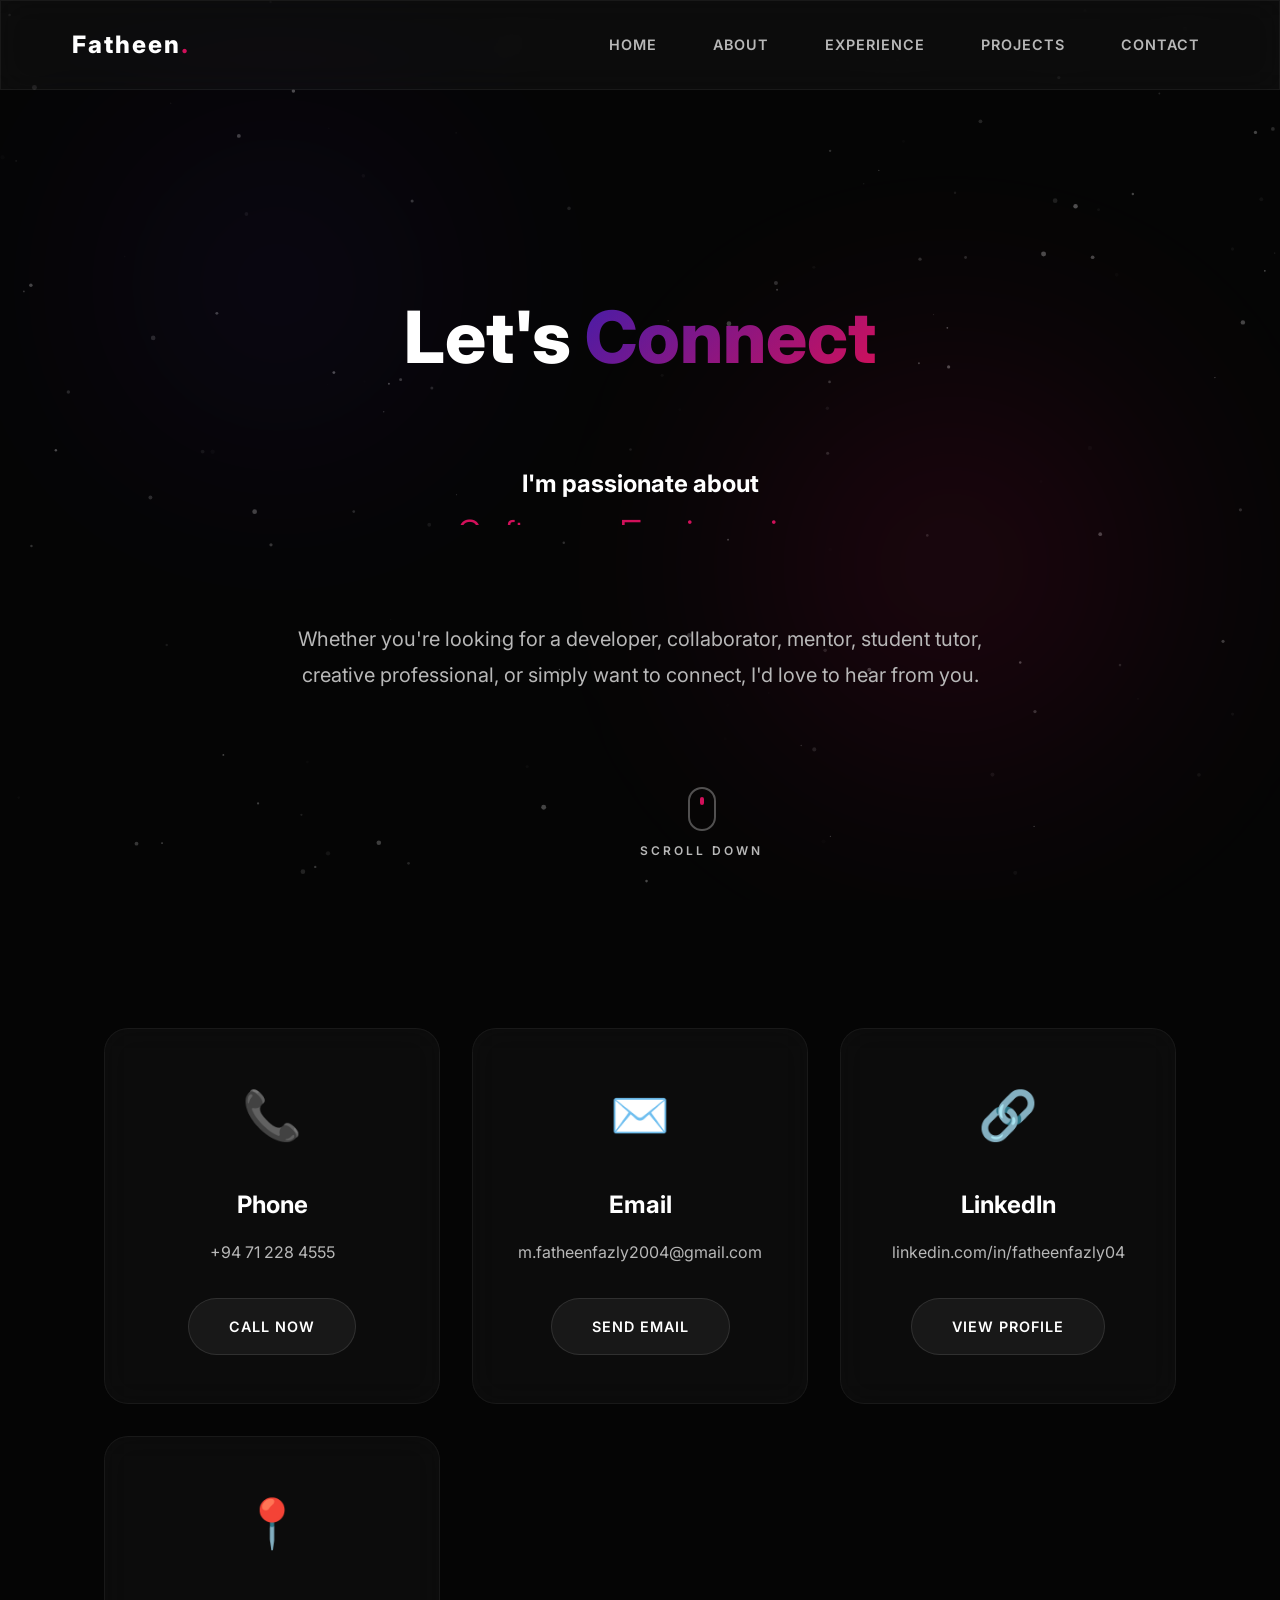
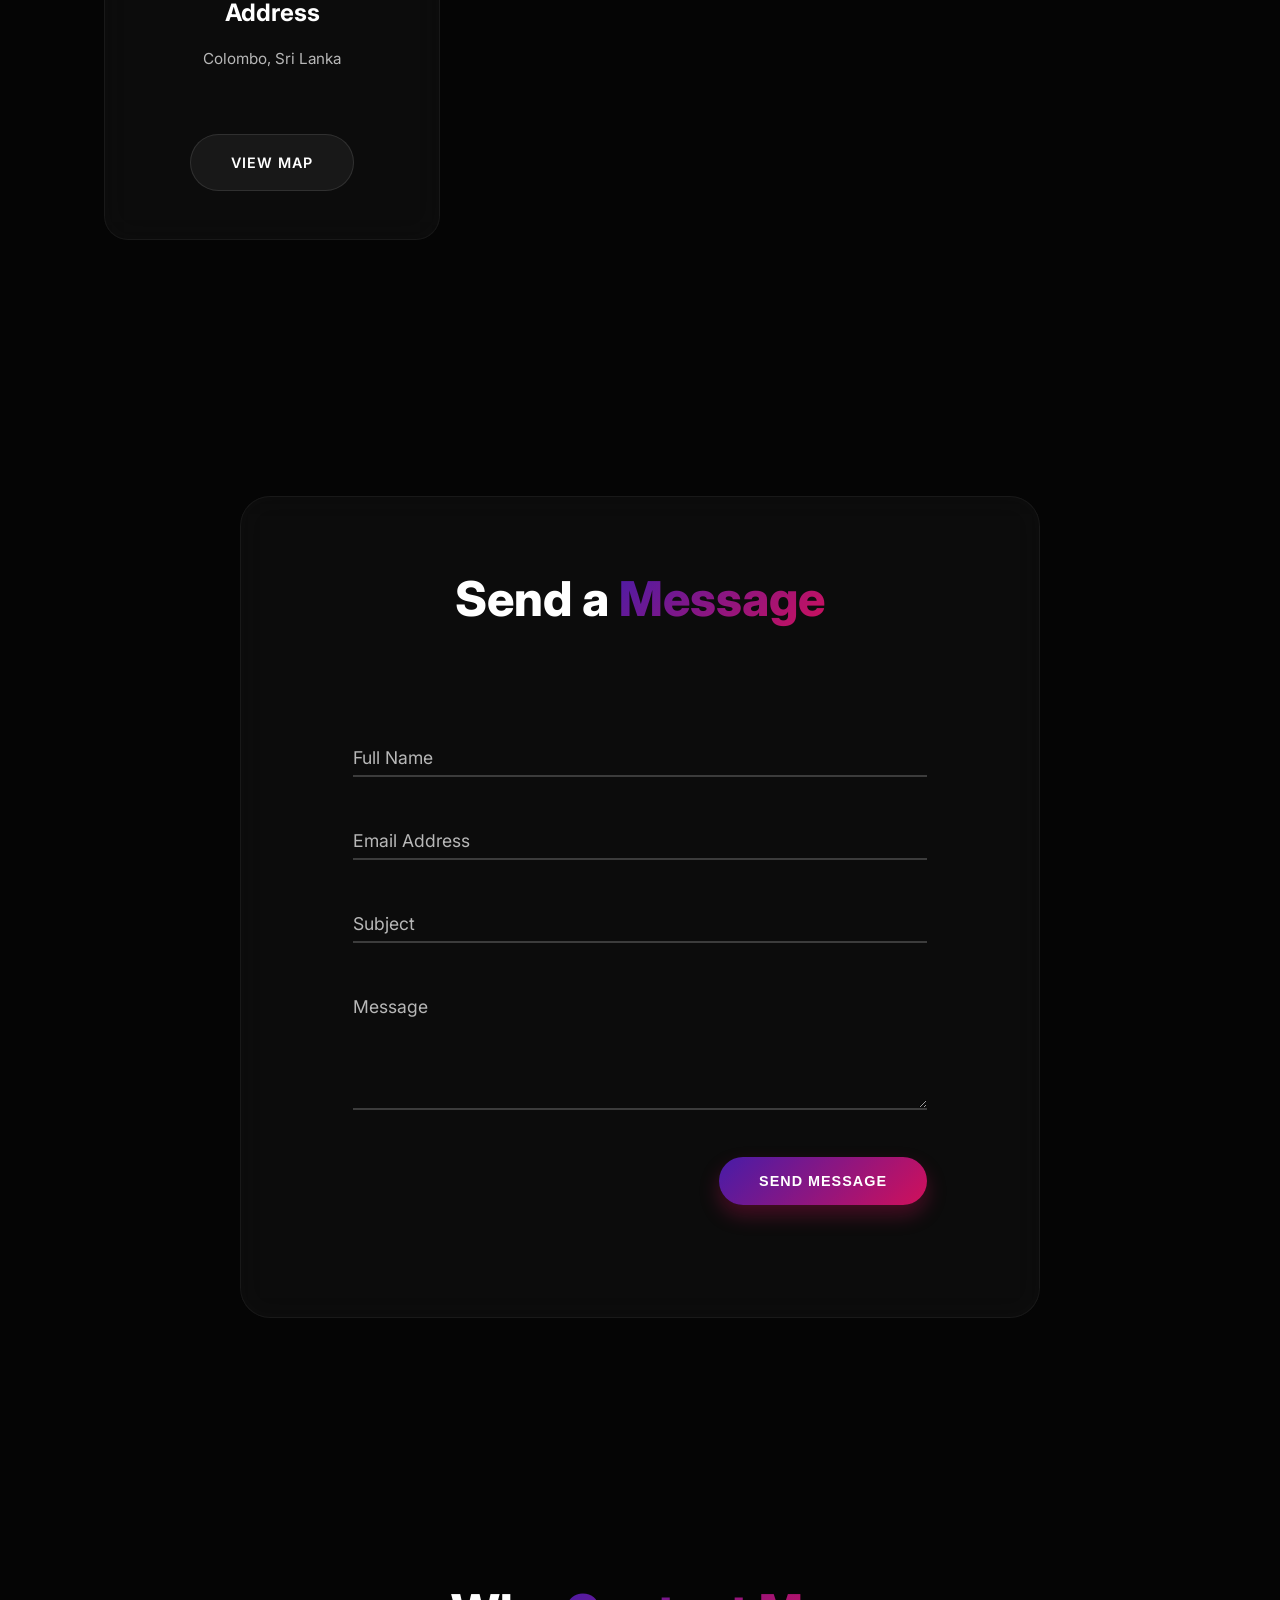
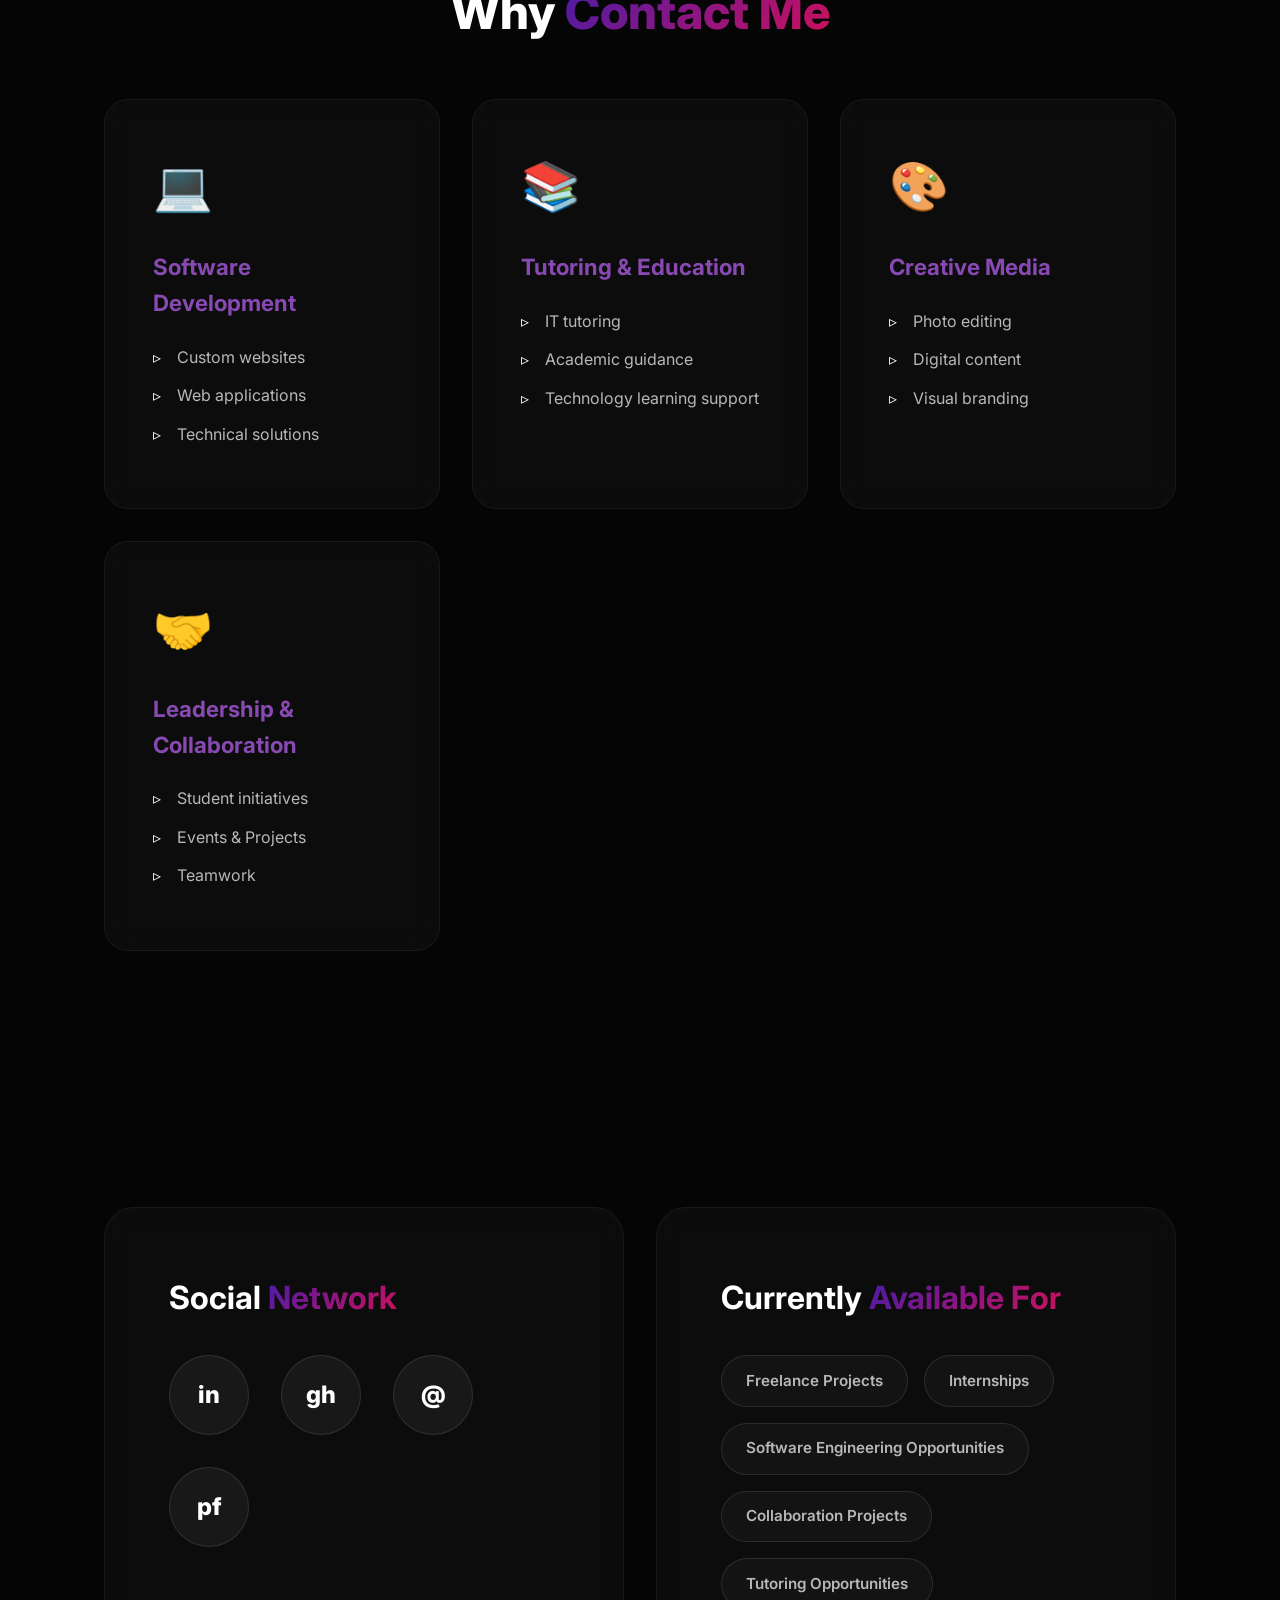
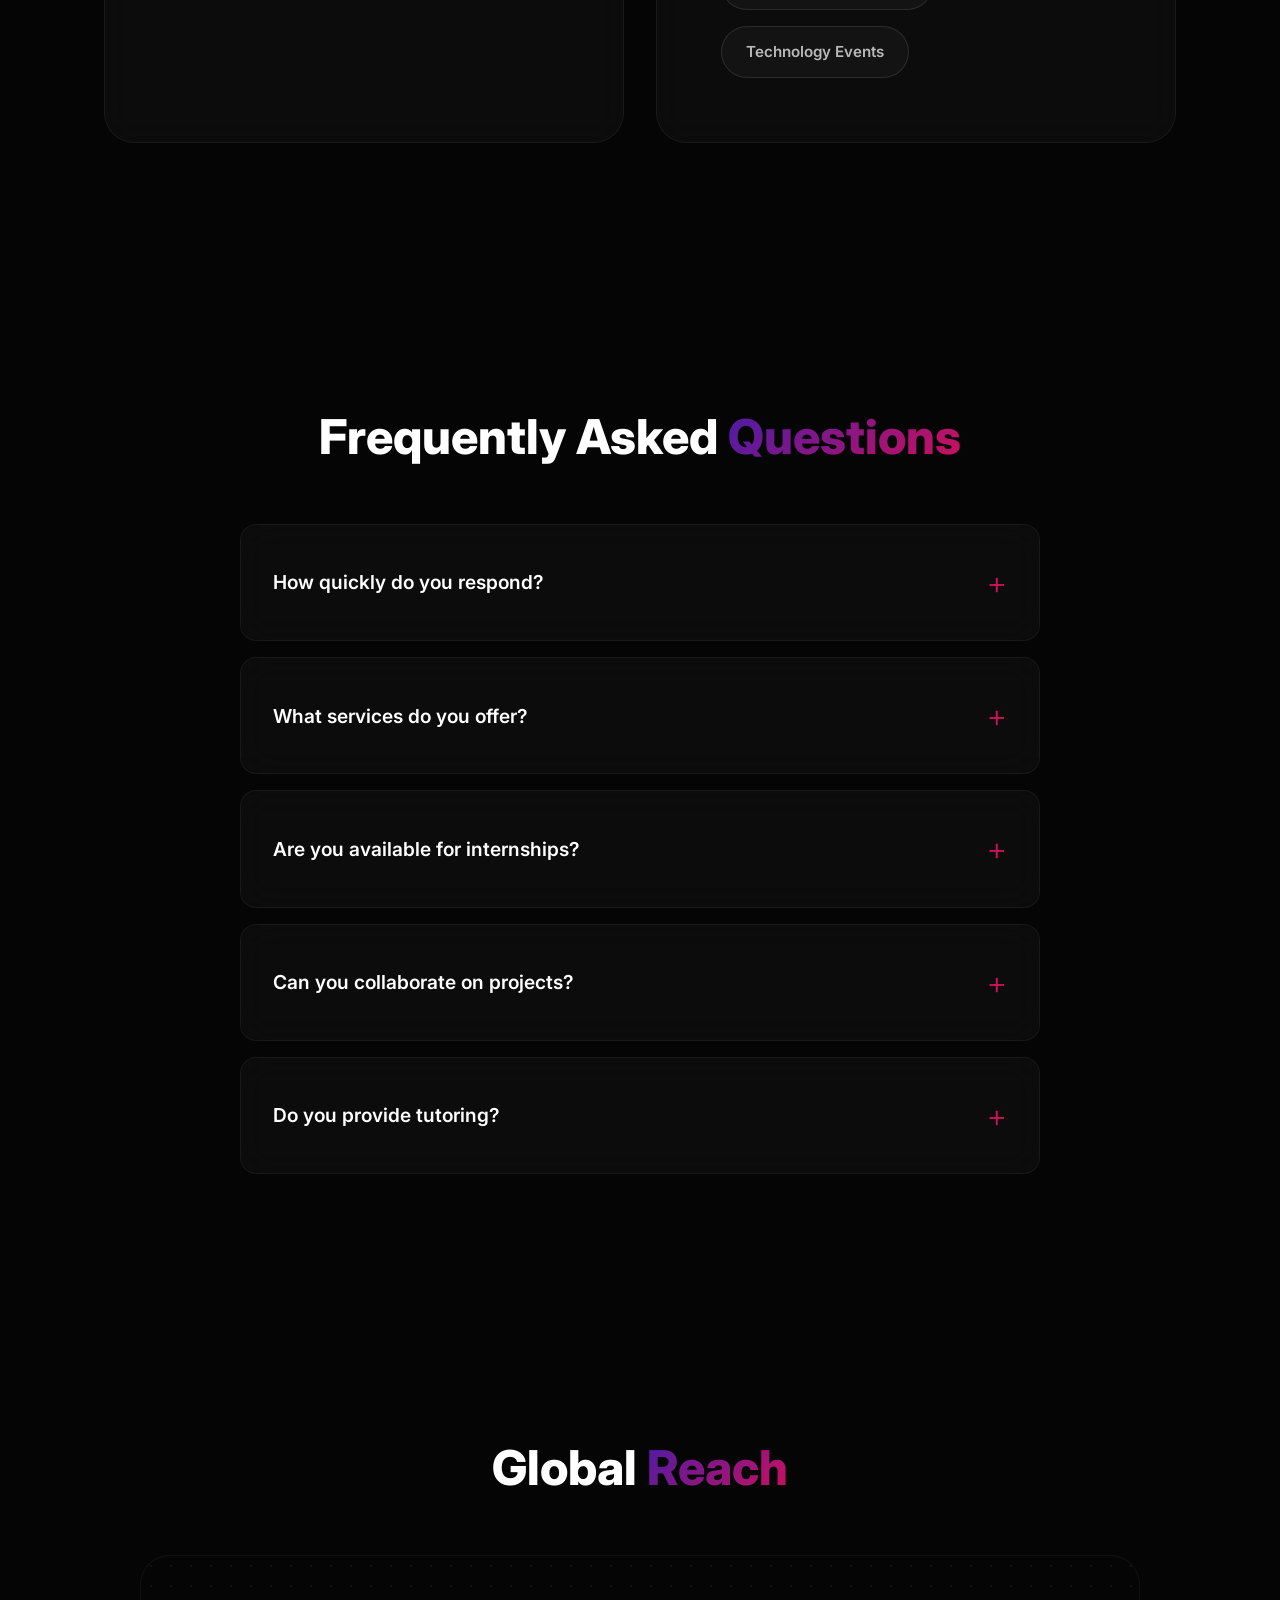
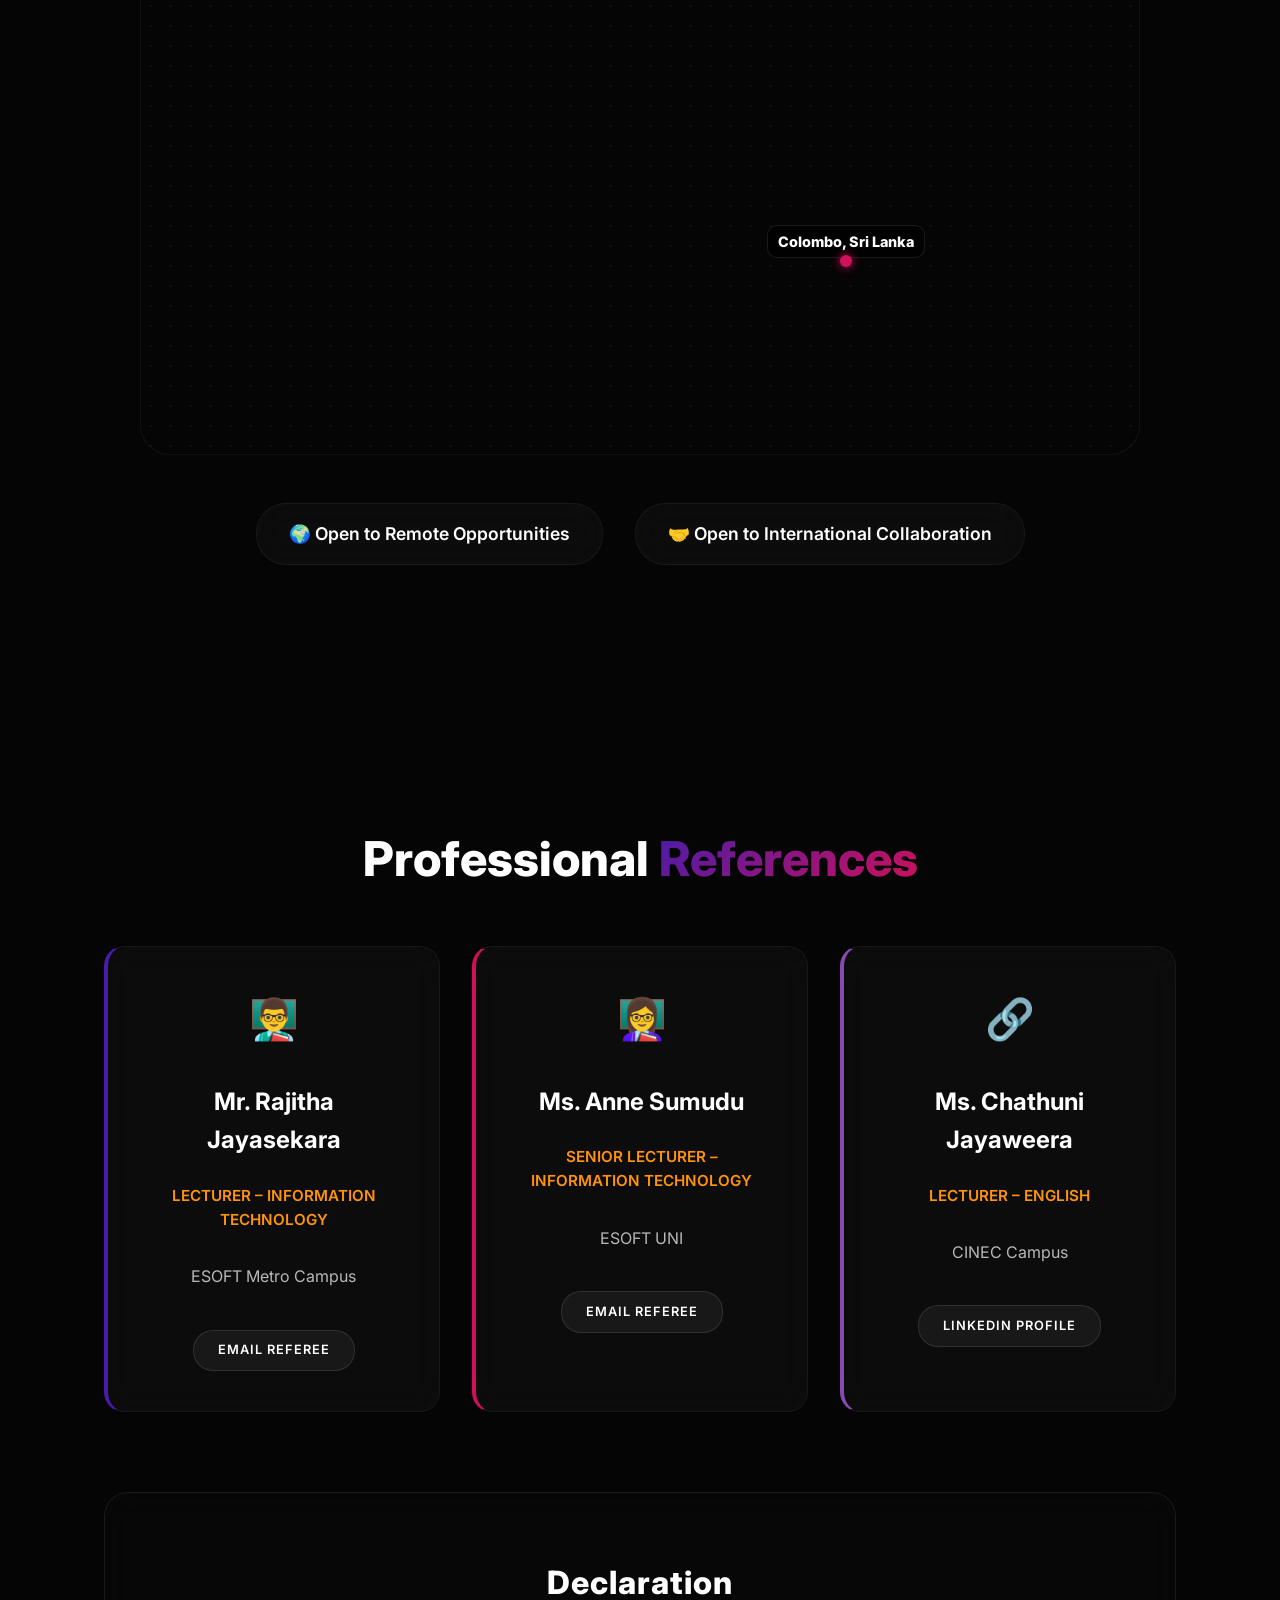
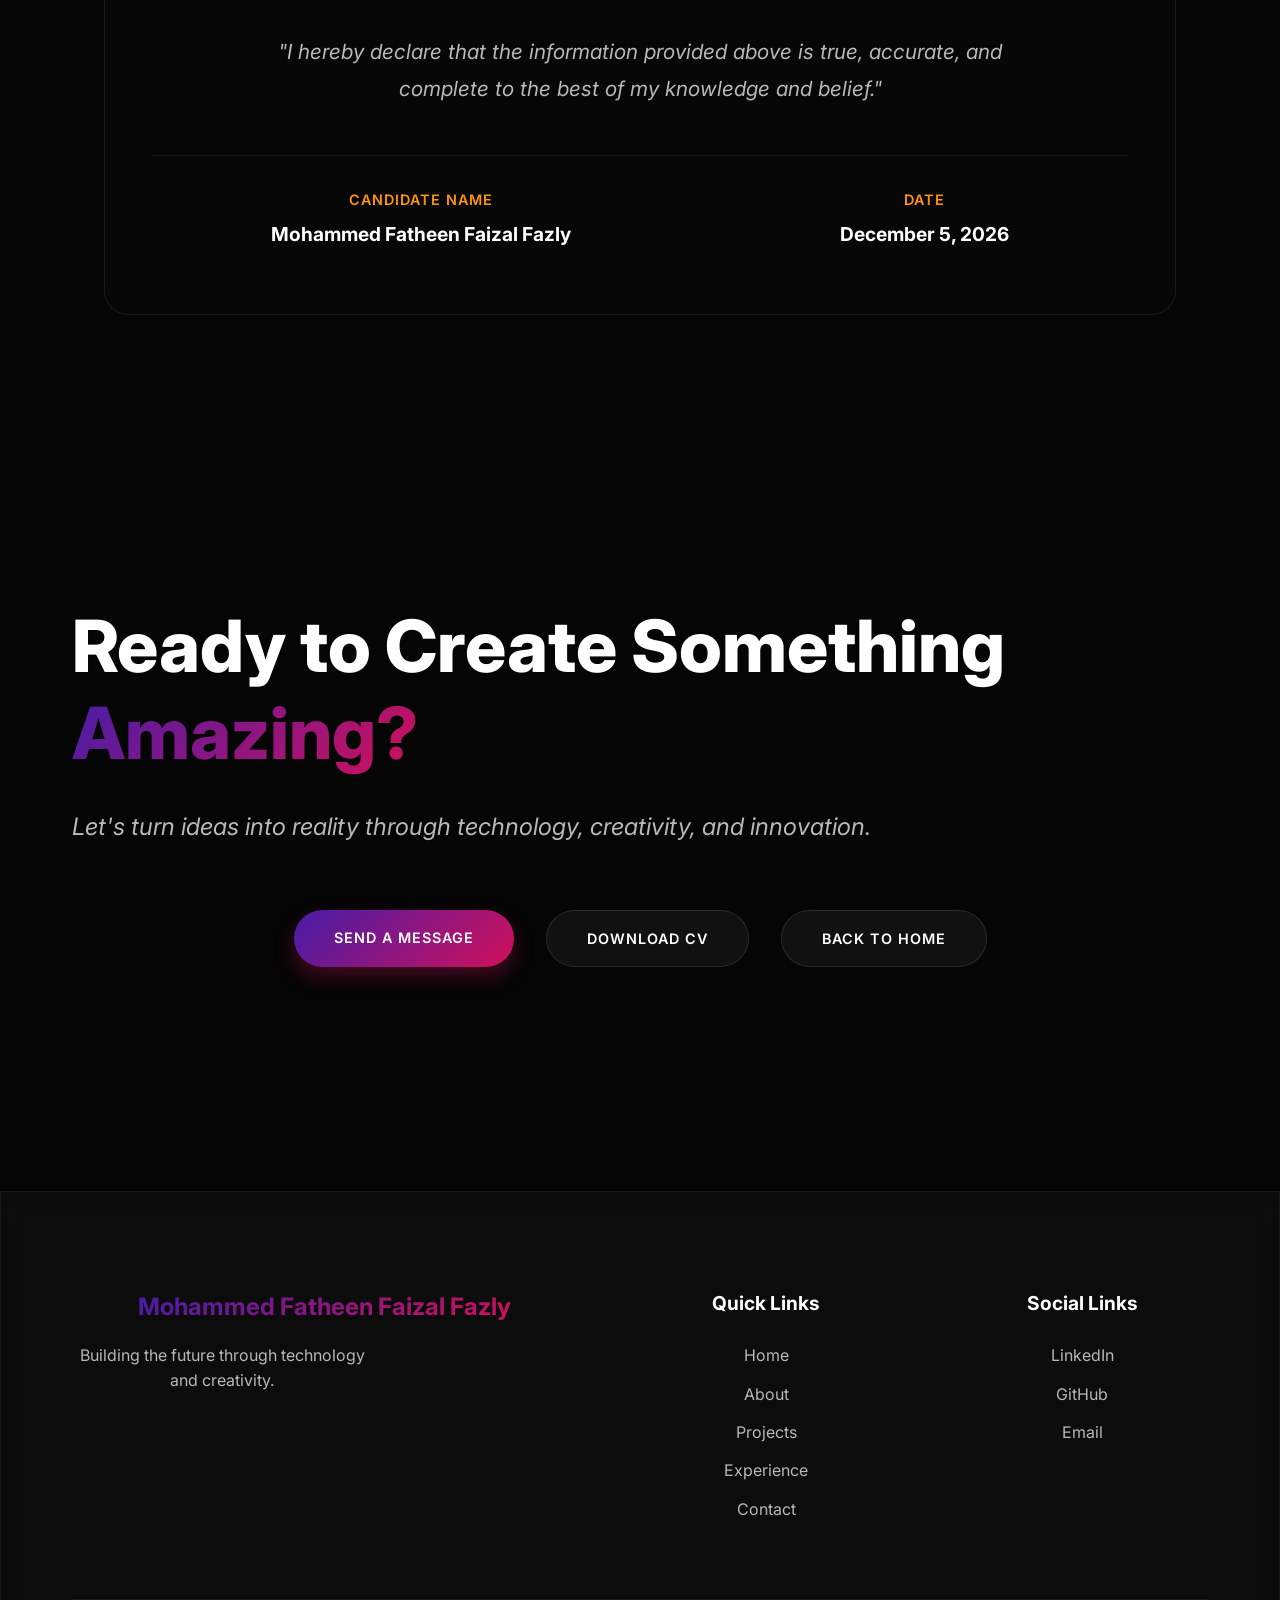
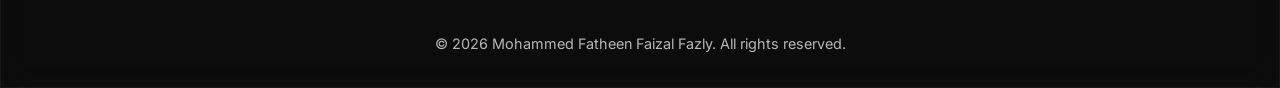
<file: contact.html>
<!DOCTYPE html>
<html lang="en">
<head>
    <meta charset="UTF-8">
    <meta name="viewport" content="width=device-width, initial-scale=1.0">
    <title>Contact | Fatheen</title>
    <link rel="stylesheet" href="style.css">
    <link rel="preconnect" href="https://fonts.googleapis.com">
    <link rel="preconnect" href="https://fonts.gstatic.com" crossorigin>
    <link href="https://fonts.googleapis.com/css2?family=Inter:wght@300;400;600;800&display=swap" rel="stylesheet">
</head>
<body>
    <!-- Global Navigation -->
    <nav id="navbar" class="glass">
        <div class="nav-container">
            <div class="logo"><a href="index.html" style="color:inherit; text-decoration:none;">Fatheen<span class="dot">.</span></a></div>
            <ul class="nav-links">
                <li><a href="index.html" class="magnetic">Home</a></li>
                <li><a href="about.html" class="magnetic">About</a></li>
                <li><a href="experience.html" class="magnetic">Experience</a></li>
                <li><a href="projects.html" class="magnetic">Projects</a></li>
                <li><a href="contact.html" class="magnetic active">Contact</a></li>
            </ul>
            <div class="hamburger">
                <span></span>
                <span></span>
                <span></span>
            </div>
        </div>
    </nav>

    <!-- SECTION 1: HERO SECTION -->
    <header class="hero-section" id="hero">
        <canvas id="heroCanvas"></canvas>
        <div class="gradient-orbs">
            <div class="orb orb-1"></div>
            <div class="orb orb-2"></div>
        </div>
        <div class="hero-content container text-center">
            <h1 class="hero-title reveal-up">Let's <span class="gradient-text">Connect</span></h1>
            
            <div class="rotating-text-wrapper reveal-up delay-1">
                <h2>I'm passionate about <span class="rotating-text">Software Engineering</span></h2>
            </div>
            
            <p class="hero-desc reveal-up delay-2">
                Whether you're looking for a developer, collaborator, mentor, student tutor, creative professional, or simply want to connect, I'd love to hear from you.
            </p>
        </div>
        <div class="scroll-indicator reveal-up delay-3">
            <div class="mouse">
                <div class="wheel"></div>
            </div>
            <span>Scroll Down</span>
        </div>
    </header>

    <!-- SECTION 2: CONTACT CARDS SECTION -->
    <section class="cards-section section">
        <div class="container">
            <div class="contact-grid">
                
                <div class="contact-card glass tilt-card reveal-up">
                    <div class="card-icon">📞</div>
                    <h3>Phone</h3>
                    <p>+94 71 228 4555</p>
                    <a href="tel:+94712284555" class="btn btn-secondary magnetic glow-on-hover">Call Now</a>
                </div>

                <div class="contact-card glass tilt-card reveal-up delay-1">
                    <div class="card-icon" style="color: var(--c3);">✉️</div>
                    <h3>Email</h3>
                    <p>m.fatheenfazly2004@gmail.com</p>
                    <a href="mailto:m.fatheenfazly2004@gmail.com" class="btn btn-secondary magnetic glow-on-hover">Send Email</a>
                </div>

                <div class="contact-card glass tilt-card reveal-up delay-2">
                    <div class="card-icon" style="color: var(--c2);">🔗</div>
                    <h3>LinkedIn</h3>
                    <p>linkedin.com/in/fatheenfazly04</p>
                    <a href="https://linkedin.com/in/fatheenfazly04" target="_blank" class="btn btn-secondary magnetic glow-on-hover">View Profile</a>
                </div>

                <div class="contact-card glass tilt-card reveal-up delay-3">
                    <div class="card-icon" style="color: var(--c5);">📍</div>
                    <h3>Address</h3>
                    <p style="font-size: 0.95rem; line-height: 1.5; min-height: 54px;">Colombo, Sri Lanka</p>
                    <a href="https://maps.google.com/?q=Colombo,+Sri+Lanka" target="_blank" class="btn btn-secondary magnetic glow-on-hover">View Map</a>
                </div>

            </div>
        </div>
    </section>

    <!-- SECTION 3: CONTACT FORM -->
    <section class="form-section section">
        <div class="container">
            <div class="form-wrapper glass reveal-up">
                <h2 class="section-title text-left">Send a <span class="gradient-text">Message</span></h2>
                
                <form id="contactForm" class="contact-form">
                    <div class="form-group">
                        <input type="text" id="fullName" required>
                        <label for="fullName">Full Name</label>
                        <div class="focus-border"></div>
                    </div>
                    
                    <div class="form-group">
                        <input type="email" id="emailAddr" required>
                        <label for="emailAddr">Email Address</label>
                        <div class="focus-border"></div>
                    </div>
                    
                    <div class="form-group">
                        <input type="text" id="subject" required>
                        <label for="subject">Subject</label>
                        <div class="focus-border"></div>
                    </div>
                    
                    <div class="form-group">
                        <textarea id="message" rows="5" required></textarea>
                        <label for="message">Message</label>
                        <div class="focus-border"></div>
                    </div>
                    
                    <div class="form-actions">
                        <button type="submit" class="btn btn-primary magnetic glow-btn" id="submitBtn">
                            <span class="btn-text">Send Message</span>
                            <span class="spinner"></span>
                        </button>
                    </div>
                    
                    <div class="form-status" id="formStatus">
                        <span class="status-icon">✓</span> Message sent successfully!
                    </div>
                </form>

            </div>
        </div>
    </section>

    <!-- SECTION 4: WHY CONTACT ME -->
    <section class="why-section section">
        <div class="container">
            <h2 class="section-title reveal-up">Why <span class="gradient-text">Contact Me</span></h2>
            <div class="why-grid">
                <div class="why-card glass reveal-up">
                    <div class="why-icon">💻</div>
                    <h3>Software Development</h3>
                    <ul>
                        <li>Custom websites</li>
                        <li>Web applications</li>
                        <li>Technical solutions</li>
                    </ul>
                </div>
                <div class="why-card glass reveal-up delay-1">
                    <div class="why-icon">📚</div>
                    <h3>Tutoring & Education</h3>
                    <ul>
                        <li>IT tutoring</li>
                        <li>Academic guidance</li>
                        <li>Technology learning support</li>
                    </ul>
                </div>
                <div class="why-card glass reveal-up delay-2">
                    <div class="why-icon">🎨</div>
                    <h3>Creative Media</h3>
                    <ul>
                        <li>Photo editing</li>
                        <li>Digital content</li>
                        <li>Visual branding</li>
                    </ul>
                </div>
                <div class="why-card glass reveal-up delay-3">
                    <div class="why-icon">🤝</div>
                    <h3>Leadership & Collaboration</h3>
                    <ul>
                        <li>Student initiatives</li>
                        <li>Events & Projects</li>
                        <li>Teamwork</li>
                    </ul>
                </div>
            </div>
        </div>
    </section>

    <!-- SECTION 5: SOCIAL NETWORK & 6: AVAILABILITY -->
    <section class="social-avail-section section">
        <div class="container dual-grid">
            
            <div class="social-box glass reveal-up">
                <h3 class="box-title">Social <span class="gradient-text">Network</span></h3>
                <div class="social-icons">
                    <a href="#" class="s-icon" data-name="LinkedIn">in</a>
                    <a href="#" class="s-icon" data-name="GitHub">gh</a>
                    <a href="#" class="s-icon" data-name="Email">@</a>
                    <a href="#" class="s-icon" data-name="Portfolio">pf</a>
                </div>
            </div>

            <div class="avail-box glass reveal-up delay-1">
                <h3 class="box-title">Currently <span class="gradient-text">Available For</span></h3>
                <div class="badges">
                    <span class="badge">Freelance Projects</span>
                    <span class="badge">Internships</span>
                    <span class="badge">Software Engineering Opportunities</span>
                    <span class="badge">Collaboration Projects</span>
                    <span class="badge">Tutoring Opportunities</span>
                    <span class="badge">Technology Events</span>
                </div>
            </div>

        </div>
    </section>

    <!-- SECTION 7: FAQ SECTION -->
    <section class="faq-section section">
        <div class="container">
            <h2 class="section-title reveal-up">Frequently Asked <span class="gradient-text">Questions</span></h2>
            <div class="faq-container reveal-up delay-1">
                
                <div class="faq-item glass">
                    <div class="faq-header">
                        <h4>How quickly do you respond?</h4>
                        <span class="faq-icon">+</span>
                    </div>
                    <div class="faq-body">
                        <p>I typically respond to all inquiries within 24 to 48 hours during standard business days.</p>
                    </div>
                </div>

                <div class="faq-item glass">
                    <div class="faq-header">
                        <h4>What services do you offer?</h4>
                        <span class="faq-icon">+</span>
                    </div>
                    <div class="faq-body">
                        <p>I offer full-stack web development, professional photo editing, branding, and IT tutoring services.</p>
                    </div>
                </div>

                <div class="faq-item glass">
                    <div class="faq-header">
                        <h4>Are you available for internships?</h4>
                        <span class="faq-icon">+</span>
                    </div>
                    <div class="faq-body">
                        <p>Yes, I am actively seeking software engineering and development internship opportunities.</p>
                    </div>
                </div>

                <div class="faq-item glass">
                    <div class="faq-header">
                        <h4>Can you collaborate on projects?</h4>
                        <span class="faq-icon">+</span>
                    </div>
                    <div class="faq-body">
                        <p>Absolutely. I believe in the power of teamwork and am always open to exciting collaboration projects.</p>
                    </div>
                </div>

                <div class="faq-item glass">
                    <div class="faq-header">
                        <h4>Do you provide tutoring?</h4>
                        <span class="faq-icon">+</span>
                    </div>
                    <div class="faq-body">
                        <p>Yes, I provide one-on-one IT tutoring covering computing basics and digital literacy.</p>
                    </div>
                </div>

            </div>
        </div>
    </section>

    <!-- SECTION 8: WORLD MAP SECTION -->
    <section class="map-section section">
        <div class="container text-center reveal-up">
            <h2 class="section-title">Global <span class="gradient-text">Reach</span></h2>
            <div class="map-wrapper">
                <div class="map-bg"></div>
                <!-- Colombo Pin -->
                <div class="map-pin">
                    <div class="pulse-ring"></div>
                    <div class="pulse-ring delay"></div>
                    <div class="pin-dot"></div>
                    <span class="pin-label">Colombo, Sri Lanka</span>
                </div>
            </div>
            <div class="map-tags">
                <span class="map-tag glass">🌍 Open to Remote Opportunities</span>
                <span class="map-tag glass">🤝 Open to International Collaboration</span>
            </div>
        </div>
    </section>

    <!-- SECTION 8.5: REFERENCES & DECLARATION -->
    <section class="references-section section" id="references" style="padding-top: 4rem;">
        <div class="container">
            <h2 class="section-title reveal-up">Professional <span class="gradient-text">References</span></h2>
            <div class="references-grid" style="display: grid; grid-template-columns: repeat(auto-fit, minmax(300px, 1fr)); gap: 2rem; margin-bottom: 5rem;">
                <!-- Ref 1 -->
                <div class="contact-card glass reveal-up" style="padding: 2.5rem; border-radius: 20px; border-left: 4px solid var(--c1); text-align: center;">
                    <div class="card-icon" style="font-size: 2.5rem; margin-bottom: 1rem;">👨‍🏫</div>
                    <h3 style="font-size: 1.5rem; margin-bottom: 0.5rem;">Mr. Rajitha Jayasekara</h3>
                    <p style="color: var(--c5); font-weight: 600; font-size: 0.95rem; text-transform: uppercase; margin-bottom: 1rem;">Lecturer – Information Technology</p>
                    <p style="color: var(--text-muted); margin-bottom: 1.5rem; font-size: 1rem;">ESOFT Metro Campus</p>
                    <a href="mailto:rajithagayan@esoft.lk" class="btn btn-secondary magnetic" style="padding: 0.6rem 1.5rem; font-size: 0.8rem; border-radius: 20px;">Email Referee</a>
                </div>
                <!-- Ref 2 -->
                <div class="contact-card glass reveal-up delay-1" style="padding: 2.5rem; border-radius: 20px; border-left: 4px solid var(--c3); text-align: center;">
                    <div class="card-icon" style="font-size: 2.5rem; margin-bottom: 1rem;">👩‍🏫</div>
                    <h3 style="font-size: 1.5rem; margin-bottom: 0.5rem;">Ms. Anne Sumudu</h3>
                    <p style="color: var(--c5); font-weight: 600; font-size: 0.95rem; text-transform: uppercase; margin-bottom: 1rem;">Senior Lecturer – Information Technology</p>
                    <p style="color: var(--text-muted); margin-bottom: 1.5rem; font-size: 1rem;">ESOFT UNI</p>
                    <a href="mailto:anne@esu.lk" class="btn btn-secondary magnetic" style="padding: 0.6rem 1.5rem; font-size: 0.8rem; border-radius: 20px;">Email Referee</a>
                </div>
                <!-- Ref 3 -->
                <div class="contact-card glass reveal-up delay-2" style="padding: 2.5rem; border-radius: 20px; border-left: 4px solid var(--c2); text-align: center;">
                    <div class="card-icon" style="font-size: 2.5rem; margin-bottom: 1rem;">🔗</div>
                    <h3 style="font-size: 1.5rem; margin-bottom: 0.5rem;">Ms. Chathuni Jayaweera</h3>
                    <p style="color: var(--c5); font-weight: 600; font-size: 0.95rem; text-transform: uppercase; margin-bottom: 1rem;">Lecturer – English</p>
                    <p style="color: var(--text-muted); margin-bottom: 1.5rem; font-size: 1rem;">CINEC Campus</p>
                    <a href="https://linkedin.com/in/chathuni-jayaweera-9a47a6111" target="_blank" class="btn btn-secondary magnetic" style="padding: 0.6rem 1.5rem; font-size: 0.8rem; border-radius: 20px;">LinkedIn Profile</a>
                </div>
            </div>

            <!-- DECLARATION -->
            <div class="declaration-block glass reveal-up" style="padding: 4rem 3rem; border-radius: 24px; text-align: center; border: 1px solid rgba(255, 255, 255, 0.08); background: rgba(255, 255, 255, 0.01); margin-top: 4rem;">
                <h3 style="font-size: 2rem; margin-bottom: 1.5rem; color: var(--text-main); font-weight: 800; letter-spacing: 1px;">Declaration</h3>
                <p style="font-size: 1.3rem; font-style: italic; color: var(--text-muted); max-width: 800px; margin: 0 auto 3rem; line-height: 1.8;">
                    "I hereby declare that the information provided above is true, accurate, and complete to the best of my knowledge and belief."
                </p>
                <div style="display: flex; justify-content: space-around; flex-wrap: wrap; gap: 2rem; border-top: 1px solid rgba(255,255,255,0.05); padding-top: 2rem;">
                    <div>
                        <span style="color: var(--c5); font-size: 0.9rem; text-transform: uppercase; display: block; margin-bottom: 0.5rem; font-weight: 600; letter-spacing: 1px;">Candidate Name</span>
                        <p style="font-size: 1.2rem; font-weight: bold; color: var(--text-main);">Mohammed Fatheen Faizal Fazly</p>
                    </div>
                    <div>
                        <span style="color: var(--c5); font-size: 0.9rem; text-transform: uppercase; display: block; margin-bottom: 0.5rem; font-weight: 600; letter-spacing: 1px;">Date</span>
                        <p style="font-size: 1.2rem; font-weight: bold; color: var(--text-main);"><span id="declaration-date">June 16, 2026</span></p>
                    </div>
                </div>
            </div>
        </div>
    </section>

    <!-- SECTION 9: FINAL CALL TO ACTION -->
    <section class="final-cta section">
        <div class="container text-center reveal-up">
            <h2 class="cta-headline">Ready to Create Something <span class="gradient-text">Amazing?</span></h2>
            <p class="cta-desc">Let's turn ideas into reality through technology, creativity, and innovation.</p>
            <div class="cta-buttons">
                <a href="#hero" class="btn btn-primary magnetic glow-btn">Send a Message</a>
                <a href="#" class="btn btn-secondary magnetic">Download CV</a>
                <a href="index.html" class="btn btn-secondary magnetic">Back to Home</a>
            </div>
        </div>
    </section>

    <!-- SECTION 10: FOOTER -->
    <footer class="glass">
        <div class="container">
            <div class="footer-grid">
                <div class="footer-brand">
                    <h3>Mohammed Fatheen Faizal Fazly</h3>
                    <p>Building the future through technology and creativity.</p>
                </div>
                <div class="footer-links">
                    <h4>Quick Links</h4>
                    <ul>
                        <li><a href="index.html">Home</a></li>
                        <li><a href="about.html">About</a></li>
                        <li><a href="projects.html">Projects</a></li>
                        <li><a href="experience.html">Experience</a></li>
                        <li><a href="contact.html">Contact</a></li>
                    </ul>
                </div>
                <div class="footer-social">
                    <h4>Social Links</h4>
                    <ul>
                        <li><a href="#">LinkedIn</a></li>
                        <li><a href="#">GitHub</a></li>
                        <li><a href="#">Email</a></li>
                    </ul>
                </div>
            </div>
            <div class="footer-bottom">
                <p>&copy; <span id="year"></span> Mohammed Fatheen Faizal Fazly. All rights reserved.</p>
            </div>
        </div>
    </footer>

    <script src="contact.js"></script>
</body>
</html>
</file>
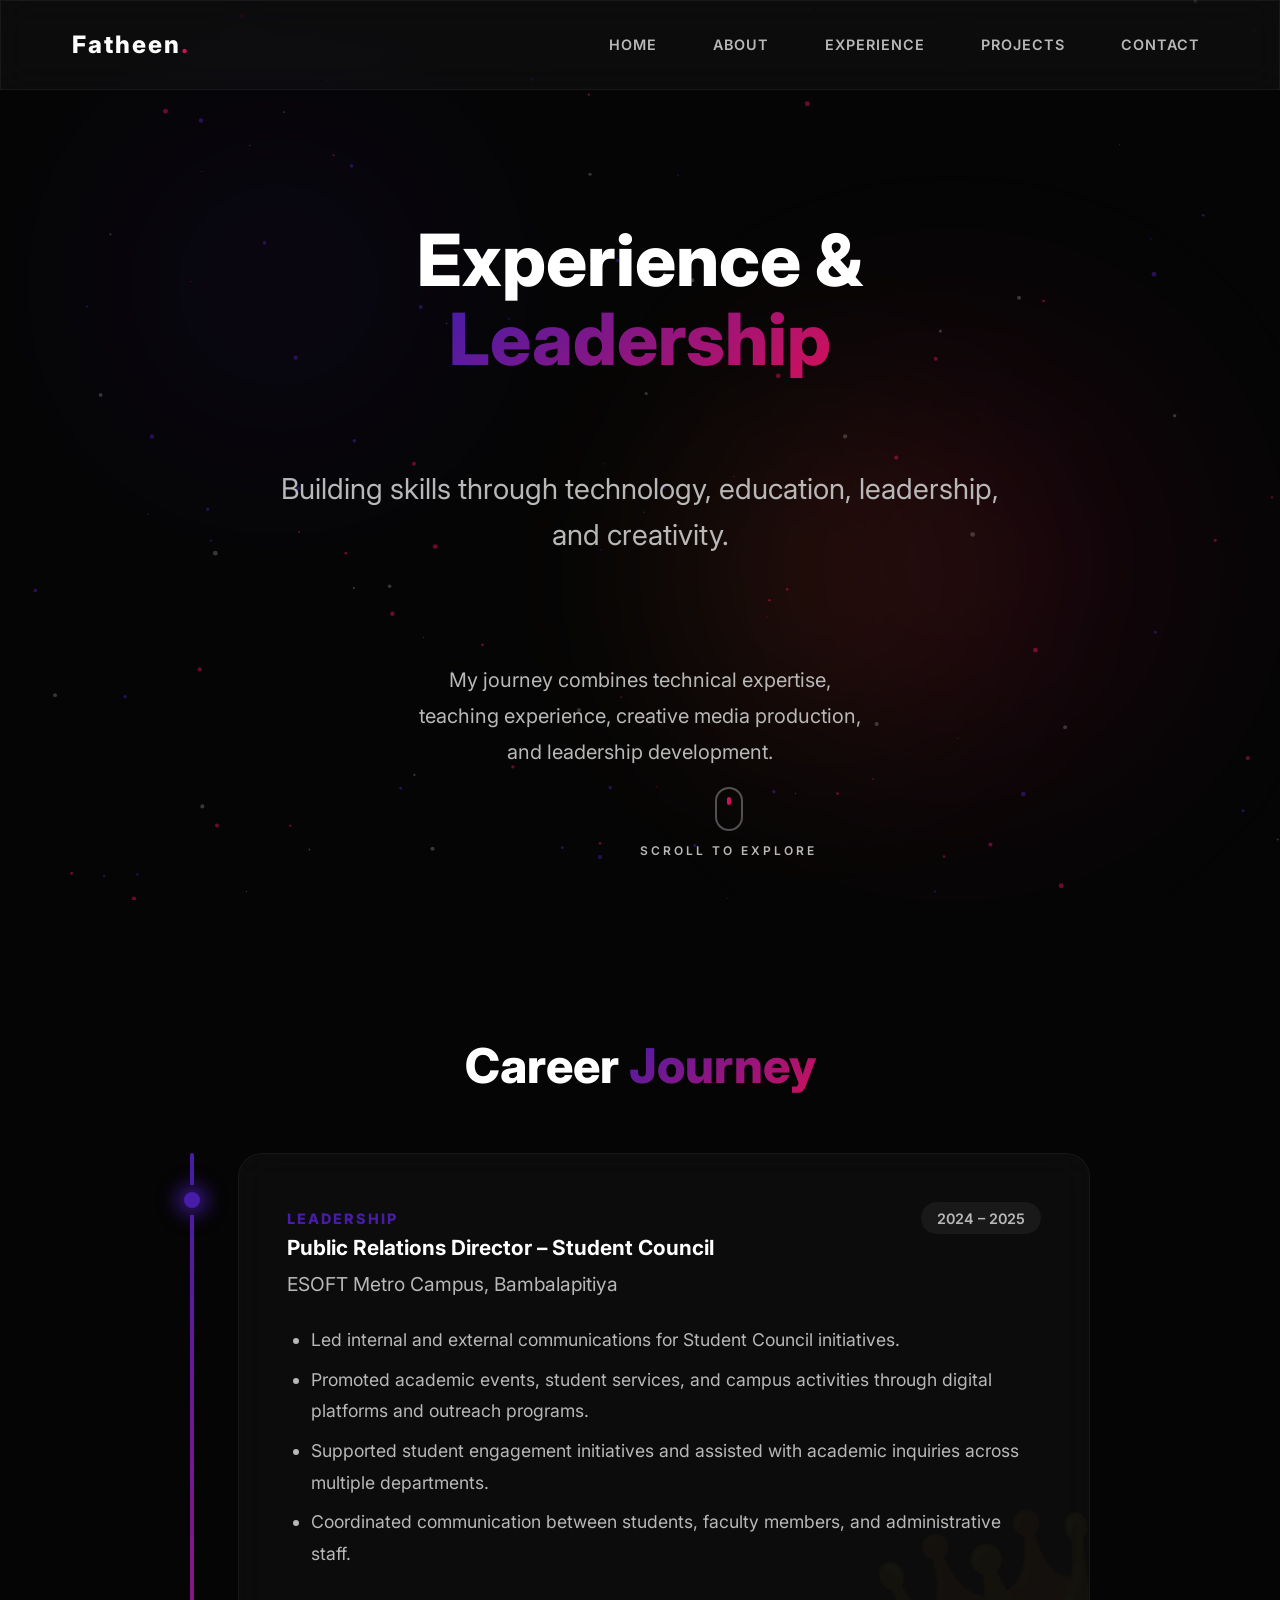
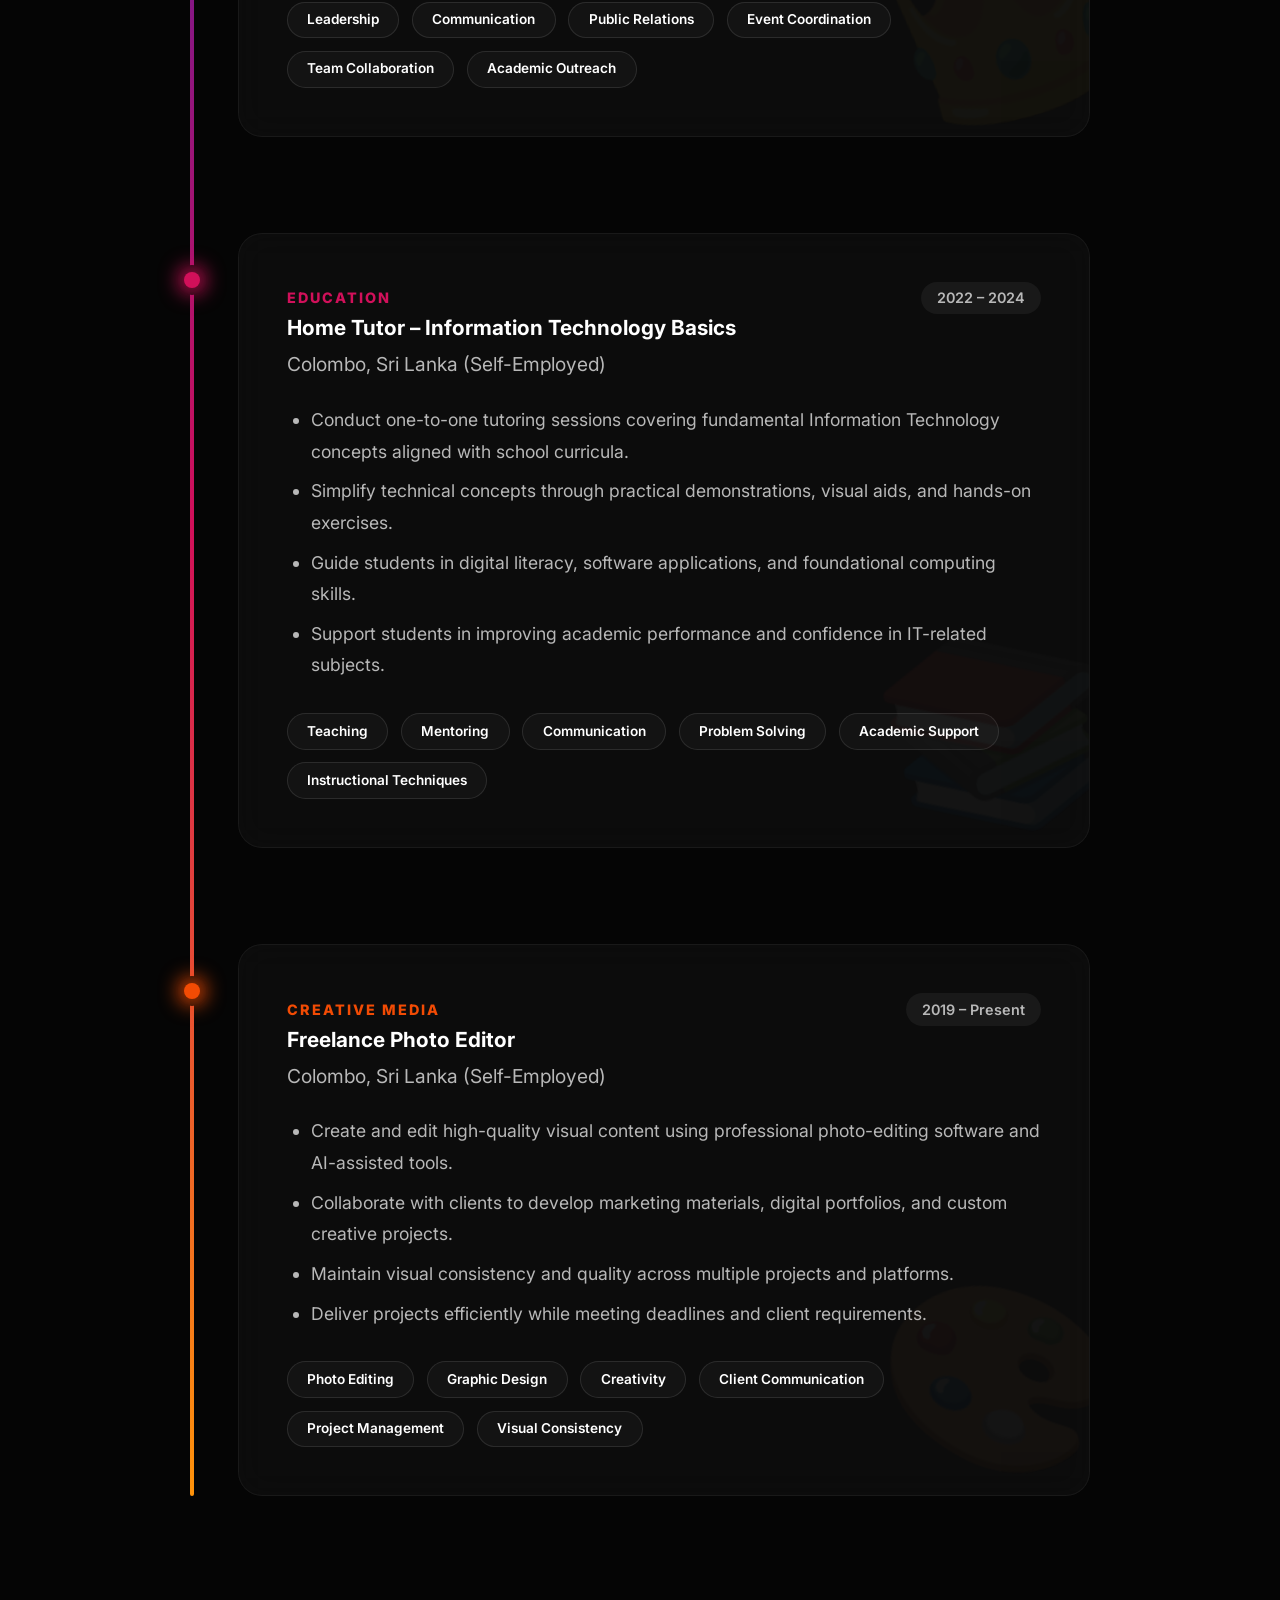
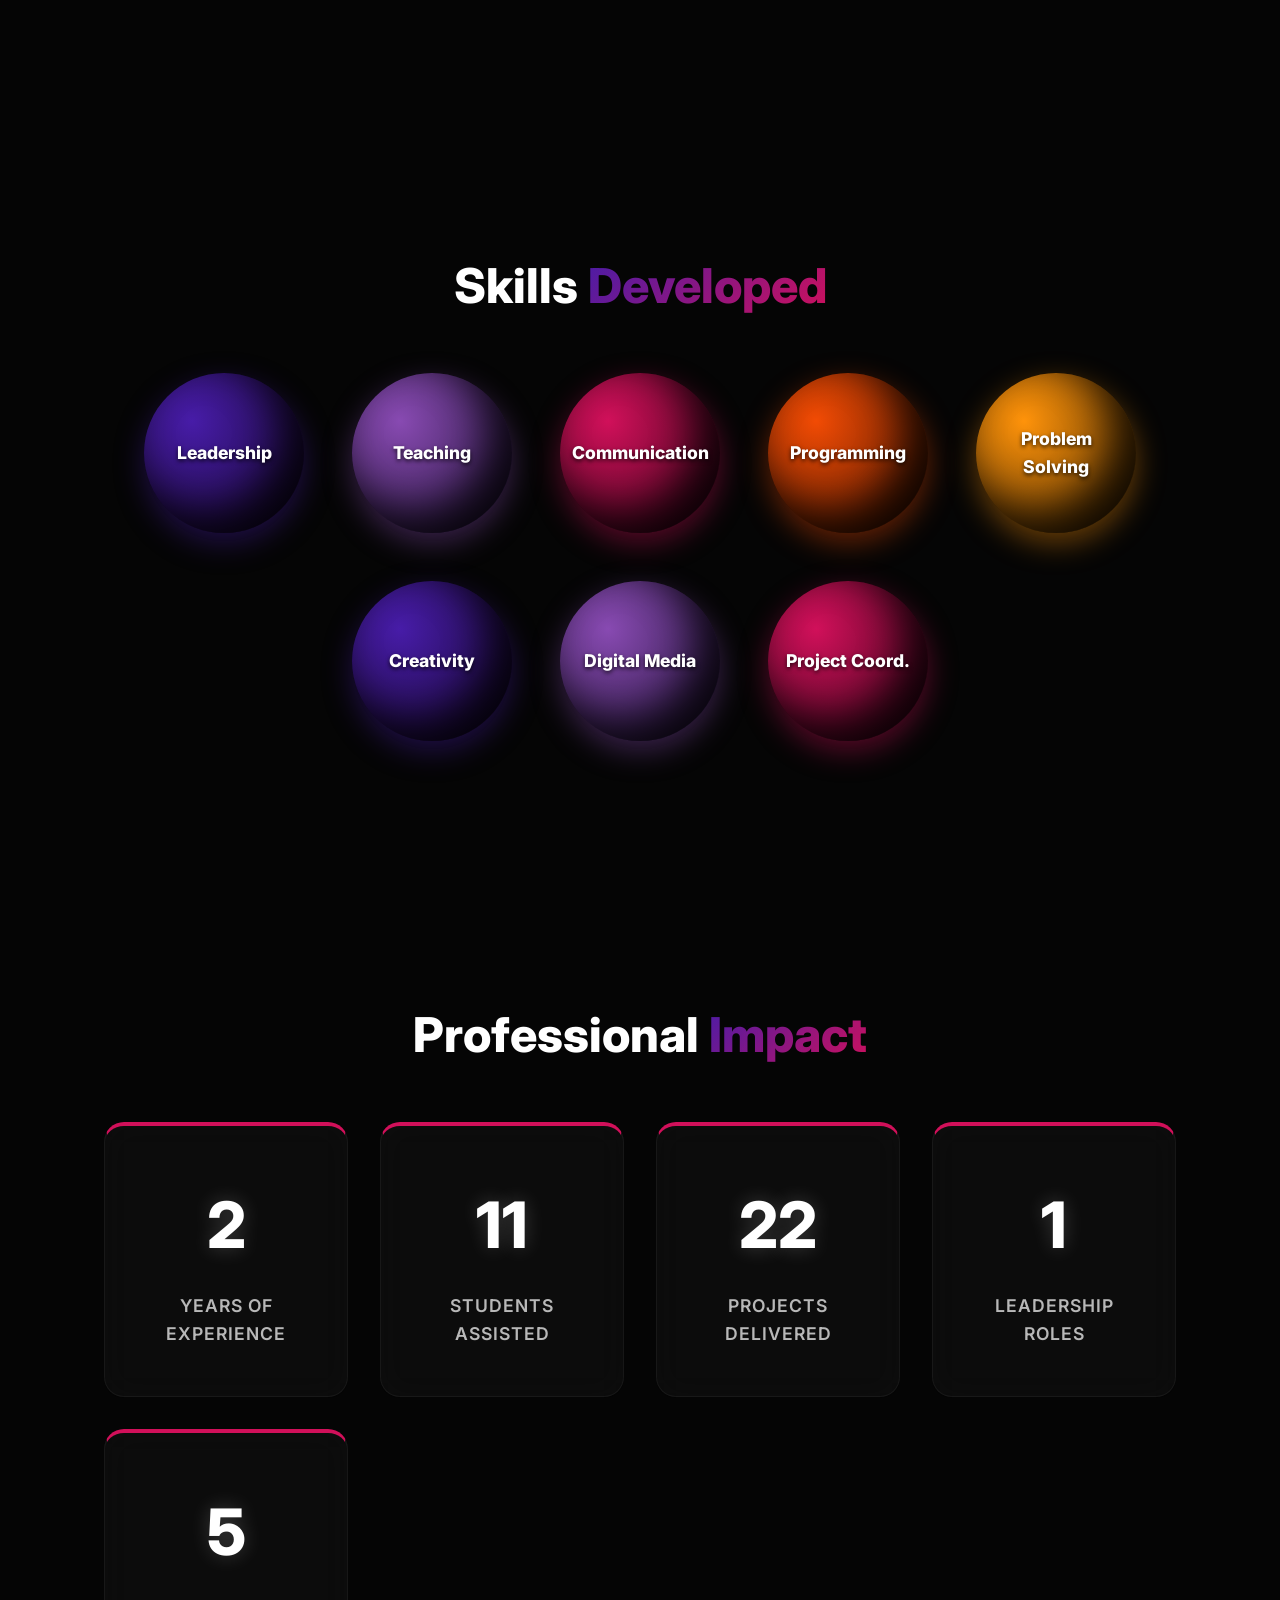
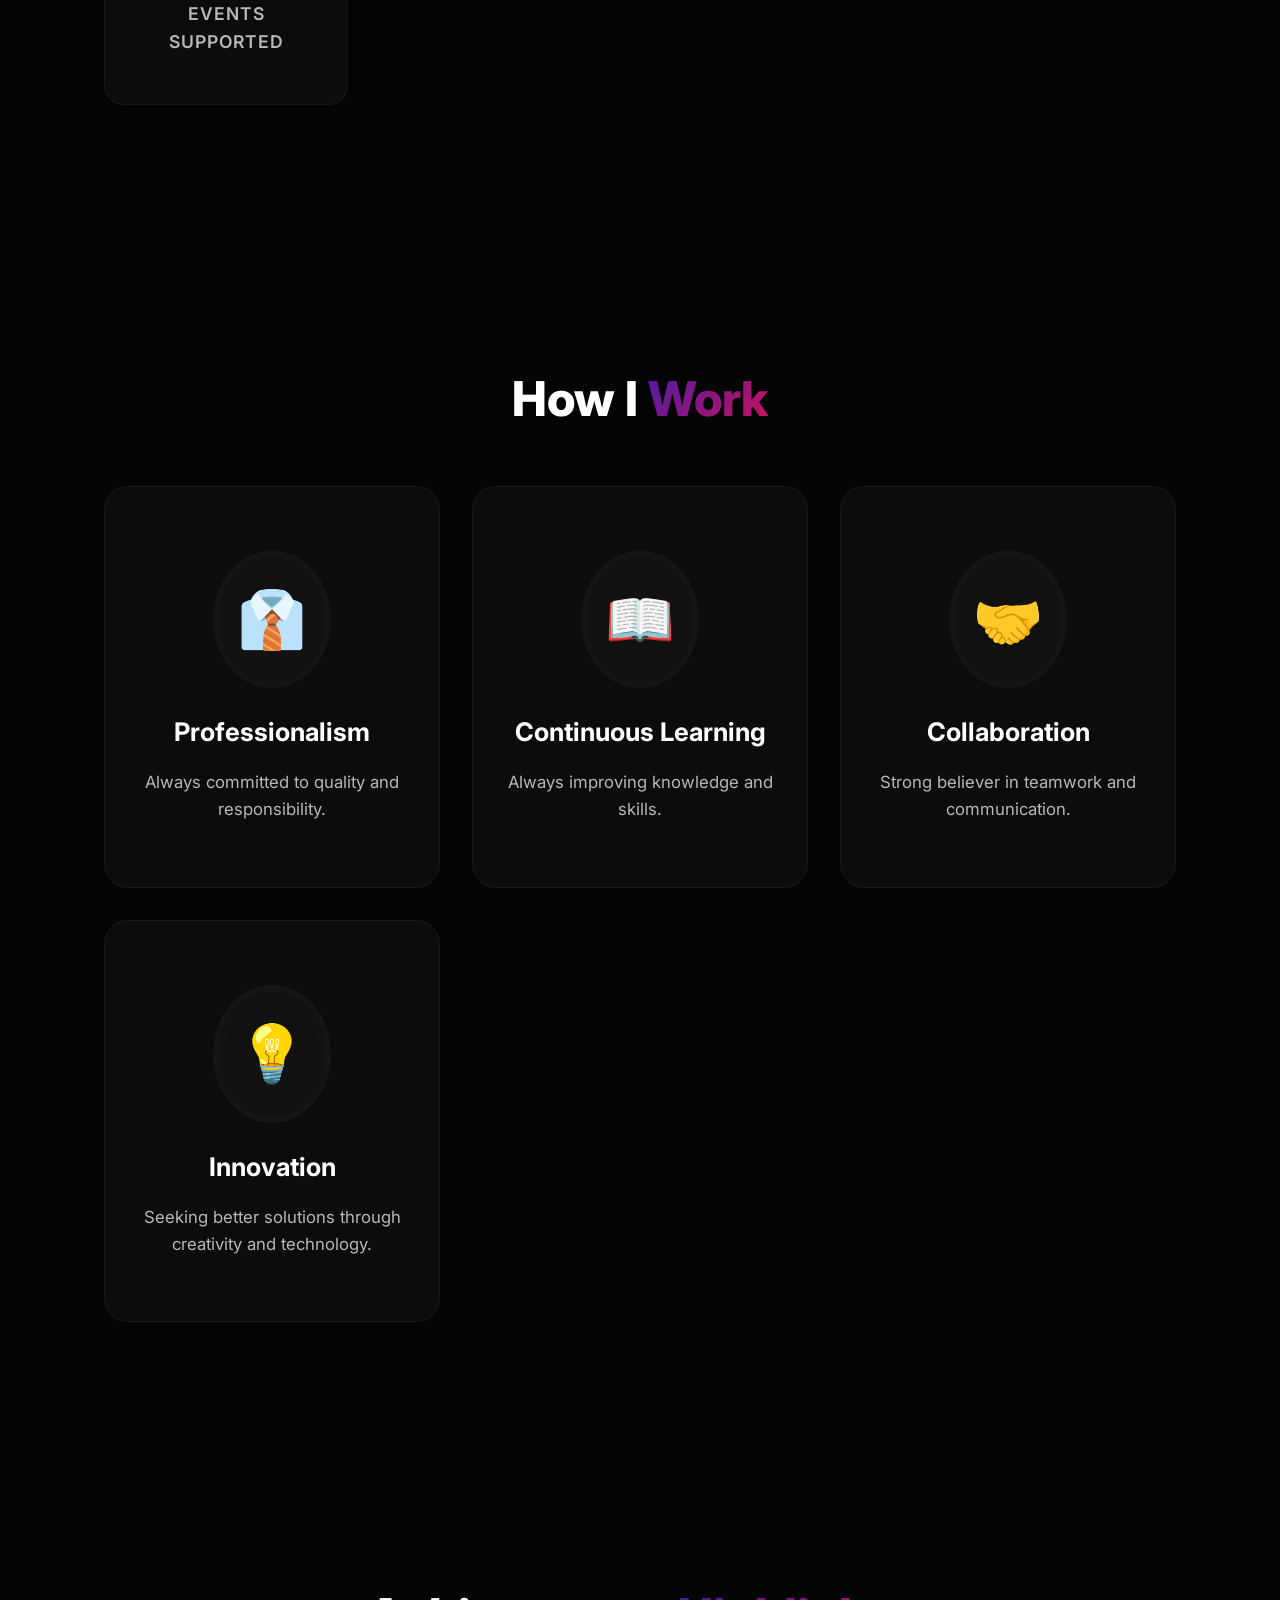
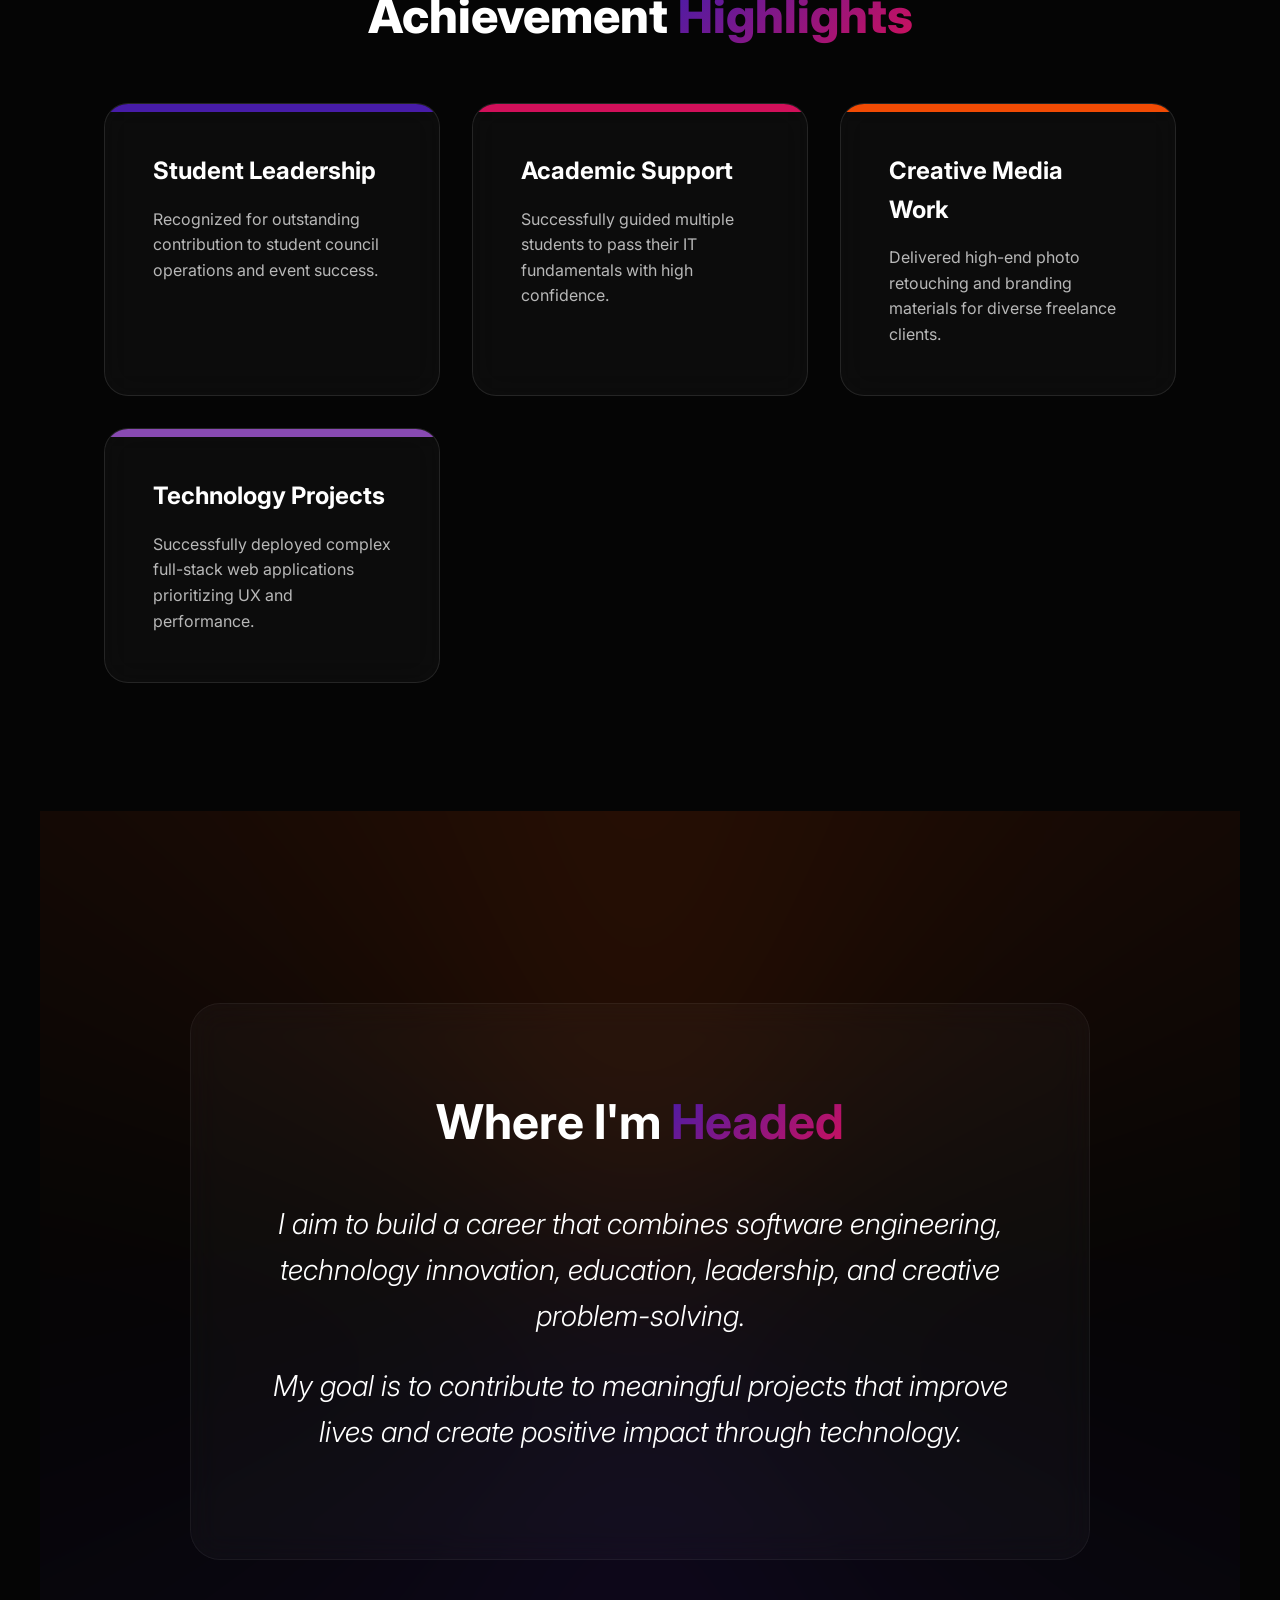
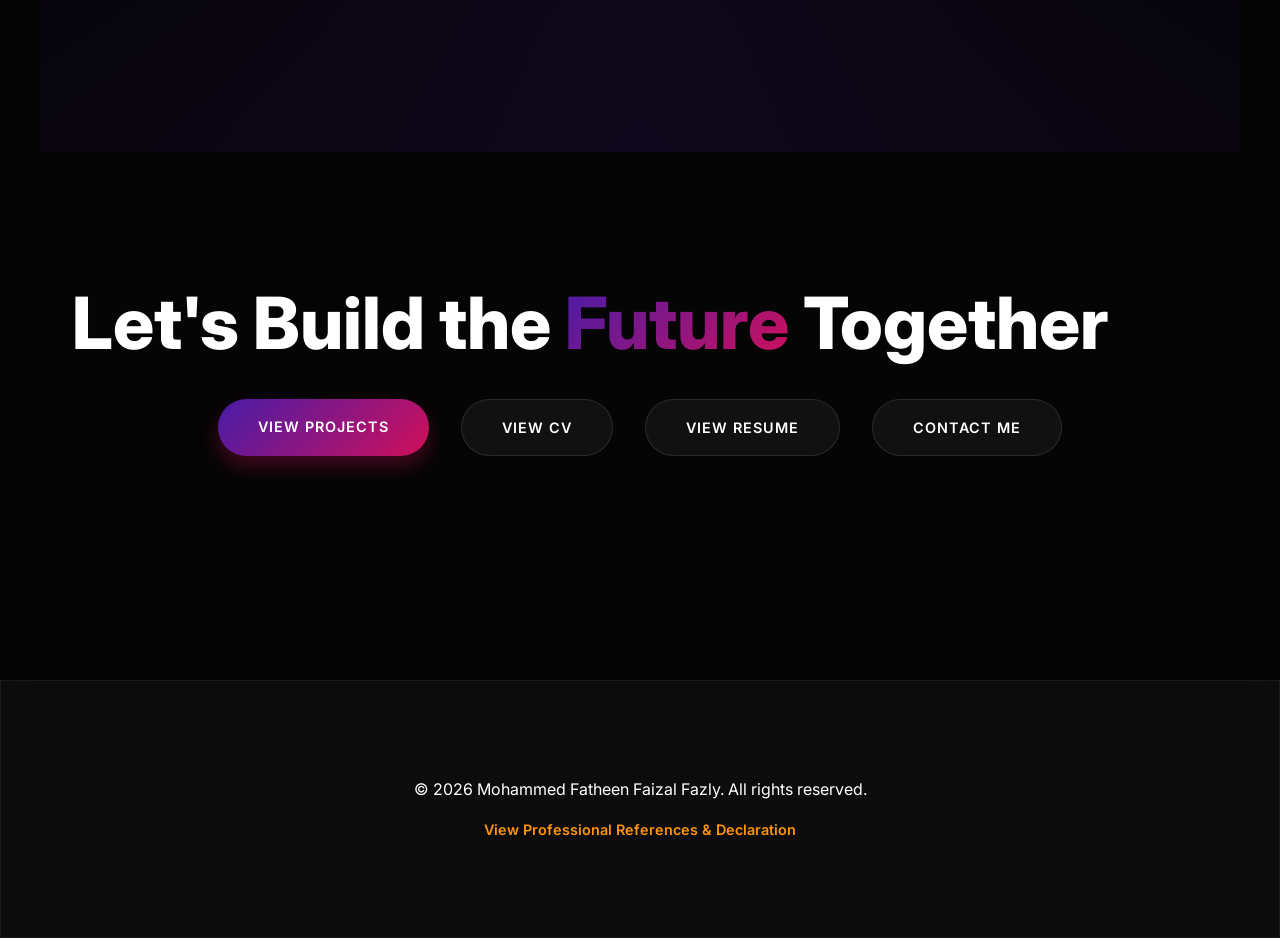
<file: experience.html>
<!DOCTYPE html>
<html lang="en">
<head>
    <meta charset="UTF-8">
    <meta name="viewport" content="width=device-width, initial-scale=1.0">
    <title>Experience & Leadership | Fatheen</title>
    <link rel="stylesheet" href="style.css">
    <link rel="preconnect" href="https://fonts.googleapis.com">
    <link rel="preconnect" href="https://fonts.gstatic.com" crossorigin>
    <link href="https://fonts.googleapis.com/css2?family=Inter:wght@300;400;600;800&display=swap" rel="stylesheet">
</head>
<body>
    <!-- Global Navigation -->
    <nav id="navbar" class="glass">
        <div class="nav-container">
            <div class="logo"><a href="index.html" style="color:inherit; text-decoration:none;">Fatheen<span class="dot">.</span></a></div>
            <ul class="nav-links">
                <li><a href="index.html" class="magnetic">Home</a></li>
                <li><a href="about.html" class="magnetic">About</a></li>
                <li><a href="experience.html" class="magnetic active">Experience</a></li>
                <li><a href="projects.html" class="magnetic">Projects</a></li>
                <li><a href="contact.html" class="magnetic">Contact</a></li>
            </ul>
            <div class="hamburger">
                <span></span>
                <span></span>
                <span></span>
            </div>
        </div>
    </nav>

    <!-- SECTION 1: HERO SECTION -->
    <header class="hero-section" id="hero">
        <canvas id="heroCanvas"></canvas>
        <div class="gradient-orbs">
            <div class="orb orb-1"></div>
            <div class="orb orb-2"></div>
            <div class="orb orb-3"></div>
        </div>
        <div class="hero-content container text-center">
            <h1 class="hero-title reveal-text">Experience & <span class="gradient-text">Leadership</span></h1>
            <h2 class="hero-subtitle reveal-text delay-1">Building skills through technology, education, leadership, and creativity.</h2>
            <p class="hero-desc reveal-text delay-2">
                My journey combines technical expertise,<br>
                teaching experience, creative media production,<br>
                and leadership development.
            </p>
        </div>
        <div class="scroll-indicator reveal-up delay-3">
            <div class="mouse">
                <div class="wheel"></div>
            </div>
            <span>Scroll to Explore</span>
        </div>
    </header>

    <!-- SECTION 2: CAREER JOURNEY TIMELINE -->
    <section class="journey-section section">
        <div class="container">
            <h2 class="section-title reveal-text">Career <span class="gradient-text">Journey</span></h2>
            
            <div class="vertical-timeline">
                
                <!-- SECTION 3: EXPERIENCE 01 -->
                <div class="timeline-row reveal-up">
                    <div class="timeline-marker">
                        <div class="marker-glow"></div>
                    </div>
                    <div class="timeline-content glass tilt-card">
                        <div class="exp-header">
                            <span class="exp-category">Leadership</span>
                            <span class="exp-period">2024 – 2025</span>
                        </div>
                        <h3 class="exp-title">Public Relations Director – Student Council</h3>
                        <h4 class="exp-org">ESOFT Metro Campus, Bambalapitiya</h4>
                        <ul class="exp-desc" style="list-style-type: disc; padding-left: 1.5rem; margin-bottom: 2rem; color: var(--text-muted);">
                            <li style="margin-bottom: 0.5rem;">Led internal and external communications for Student Council initiatives.</li>
                            <li style="margin-bottom: 0.5rem;">Promoted academic events, student services, and campus activities through digital platforms and outreach programs.</li>
                            <li style="margin-bottom: 0.5rem;">Supported student engagement initiatives and assisted with academic inquiries across multiple departments.</li>
                            <li style="margin-bottom: 0.5rem;">Coordinated communication between students, faculty members, and administrative staff.</li>
                        </ul>
                        <div class="skills-gained">
                            <span>Leadership</span>
                            <span>Communication</span>
                            <span>Public Relations</span>
                            <span>Event Coordination</span>
                            <span>Team Collaboration</span>
                            <span>Academic Outreach</span>
                        </div>
                        <div class="bg-icon">👑</div>
                    </div>
                </div>

                <!-- SECTION 4: EXPERIENCE 02 -->
                <div class="timeline-row reveal-up">
                    <div class="timeline-marker">
                        <div class="marker-glow glow-c3"></div>
                    </div>
                    <div class="timeline-content glass tilt-card">
                        <div class="exp-header">
                            <span class="exp-category" style="color: var(--c3);">Education</span>
                            <span class="exp-period">2022 – 2024</span>
                        </div>
                        <h3 class="exp-title">Home Tutor – Information Technology Basics</h3>
                        <h4 class="exp-org">Colombo, Sri Lanka (Self-Employed)</h4>
                        <ul class="exp-desc" style="list-style-type: disc; padding-left: 1.5rem; margin-bottom: 2rem; color: var(--text-muted);">
                            <li style="margin-bottom: 0.5rem;">Conduct one-to-one tutoring sessions covering fundamental Information Technology concepts aligned with school curricula.</li>
                            <li style="margin-bottom: 0.5rem;">Simplify technical concepts through practical demonstrations, visual aids, and hands-on exercises.</li>
                            <li style="margin-bottom: 0.5rem;">Guide students in digital literacy, software applications, and foundational computing skills.</li>
                            <li style="margin-bottom: 0.5rem;">Support students in improving academic performance and confidence in IT-related subjects.</li>
                        </ul>
                        <div class="skills-gained">
                            <span>Teaching</span>
                            <span>Mentoring</span>
                            <span>Communication</span>
                            <span>Problem Solving</span>
                            <span>Academic Support</span>
                            <span>Instructional Techniques</span>
                        </div>
                        <div class="bg-icon">📚</div>
                    </div>
                </div>

                <!-- SECTION 5: EXPERIENCE 03 -->
                <div class="timeline-row reveal-up">
                    <div class="timeline-marker">
                        <div class="marker-glow glow-c4"></div>
                    </div>
                    <div class="timeline-content glass tilt-card">
                        <div class="exp-header">
                            <span class="exp-category" style="color: var(--c4);">Creative Media</span>
                            <span class="exp-period">2019 – Present</span>
                        </div>
                        <h3 class="exp-title">Freelance Photo Editor</h3>
                        <h4 class="exp-org">Colombo, Sri Lanka (Self-Employed)</h4>
                        <ul class="exp-desc" style="list-style-type: disc; padding-left: 1.5rem; margin-bottom: 2rem; color: var(--text-muted);">
                            <li style="margin-bottom: 0.5rem;">Create and edit high-quality visual content using professional photo-editing software and AI-assisted tools.</li>
                            <li style="margin-bottom: 0.5rem;">Collaborate with clients to develop marketing materials, digital portfolios, and custom creative projects.</li>
                            <li style="margin-bottom: 0.5rem;">Maintain visual consistency and quality across multiple projects and platforms.</li>
                            <li style="margin-bottom: 0.5rem;">Deliver projects efficiently while meeting deadlines and client requirements.</li>
                        </ul>
                        <div class="skills-gained">
                            <span>Photo Editing</span>
                            <span>Graphic Design</span>
                            <span>Creativity</span>
                            <span>Client Communication</span>
                            <span>Project Management</span>
                            <span>Visual Consistency</span>
                        </div>
                        <div class="bg-icon">🎨</div>
                    </div>
                </div>

            </div>
        </div>
    </section>

    <!-- SECTION 6: SKILLS DEVELOPED SECTION -->
    <section class="spheres-section section">
        <div class="container text-center">
            <h2 class="section-title reveal-text">Skills <span class="gradient-text">Developed</span></h2>
            <div class="spheres-grid reveal-up">
                <div class="sphere-wrap"><div class="sphere"><span class="sphere-text">Leadership</span></div></div>
                <div class="sphere-wrap"><div class="sphere s-c2"><span class="sphere-text">Teaching</span></div></div>
                <div class="sphere-wrap"><div class="sphere s-c3"><span class="sphere-text">Communication</span></div></div>
                <div class="sphere-wrap"><div class="sphere s-c4"><span class="sphere-text">Programming</span></div></div>
                <div class="sphere-wrap"><div class="sphere s-c5"><span class="sphere-text">Problem Solving</span></div></div>
                <div class="sphere-wrap"><div class="sphere s-c1"><span class="sphere-text">Creativity</span></div></div>
                <div class="sphere-wrap"><div class="sphere s-c2"><span class="sphere-text">Digital Media</span></div></div>
                <div class="sphere-wrap"><div class="sphere s-c3"><span class="sphere-text">Project Coord.</span></div></div>
            </div>
        </div>
    </section>

    <!-- SECTION 7: PROFESSIONAL IMPACT SECTION -->
    <section class="impact-section section">
        <div class="container">
            <h2 class="section-title reveal-text">Professional <span class="gradient-text">Impact</span></h2>
            <div class="stats-grid">
                <div class="stat-card glass reveal-up">
                    <div class="stat-number counter" data-target="7">0</div>
                    <div class="stat-label">Years of Experience</div>
                </div>
                <div class="stat-card glass reveal-up delay-1">
                    <div class="stat-number counter" data-target="50">0</div>
                    <div class="stat-label">Students Assisted</div>
                </div>
                <div class="stat-card glass reveal-up delay-2">
                    <div class="stat-number counter" data-target="100">0</div>
                    <div class="stat-label">Projects Delivered</div>
                </div>
                <div class="stat-card glass reveal-up delay-3">
                    <div class="stat-number counter" data-target="3">0</div>
                    <div class="stat-label">Leadership Roles</div>
                </div>
                <div class="stat-card glass reveal-up delay-4">
                    <div class="stat-number counter" data-target="25">0</div>
                    <div class="stat-label">Events Supported</div>
                </div>
            </div>
        </div>
    </section>

    <!-- SECTION 8: WORK PHILOSOPHY SECTION -->
    <section class="philosophy-section section">
        <div class="container">
            <h2 class="section-title reveal-text">How I <span class="gradient-text">Work</span></h2>
            <div class="philosophy-grid">
                <div class="phil-card glass tilt-card reveal-up">
                    <div class="phil-icon">👔</div>
                    <h3>Professionalism</h3>
                    <p>Always committed to quality and responsibility.</p>
                </div>
                <div class="phil-card glass tilt-card reveal-up delay-1">
                    <div class="phil-icon">📖</div>
                    <h3>Continuous Learning</h3>
                    <p>Always improving knowledge and skills.</p>
                </div>
                <div class="phil-card glass tilt-card reveal-up delay-2">
                    <div class="phil-icon">🤝</div>
                    <h3>Collaboration</h3>
                    <p>Strong believer in teamwork and communication.</p>
                </div>
                <div class="phil-card glass tilt-card reveal-up delay-3">
                    <div class="phil-icon">💡</div>
                    <h3>Innovation</h3>
                    <p>Seeking better solutions through creativity and technology.</p>
                </div>
            </div>
        </div>
    </section>

    <!-- SECTION 9: ACHIEVEMENT HIGHLIGHTS -->
    <section class="achievements-section section">
        <div class="container">
            <h2 class="section-title reveal-text">Achievement <span class="gradient-text">Highlights</span></h2>
            <div class="achievements-grid">
                <div class="achieve-card glass reveal-up">
                    <div class="achieve-bg" style="background: var(--c1);"></div>
                    <div class="achieve-content">
                        <h3>Student Leadership</h3>
                        <p>Recognized for outstanding contribution to student council operations and event success.</p>
                    </div>
                </div>
                <div class="achieve-card glass reveal-up delay-1">
                    <div class="achieve-bg" style="background: var(--c3);"></div>
                    <div class="achieve-content">
                        <h3>Academic Support</h3>
                        <p>Successfully guided multiple students to pass their IT fundamentals with high confidence.</p>
                    </div>
                </div>
                <div class="achieve-card glass reveal-up delay-2">
                    <div class="achieve-bg" style="background: var(--c4);"></div>
                    <div class="achieve-content">
                        <h3>Creative Media Work</h3>
                        <p>Delivered high-end photo retouching and branding materials for diverse freelance clients.</p>
                    </div>
                </div>
                <div class="achieve-card glass reveal-up delay-3">
                    <div class="achieve-bg" style="background: var(--c2);"></div>
                    <div class="achieve-content">
                        <h3>Technology Projects</h3>
                        <p>Successfully deployed complex full-stack web applications prioritizing UX and performance.</p>
                    </div>
                </div>
            </div>
        </div>
    </section>

    <!-- SECTION 10: FUTURE CAREER VISION -->
    <section class="vision-section section">
        <div class="vision-bg-fx"></div>
        <div class="container">
            <div class="vision-content glass reveal-up">
                <h2>Where I'm <span class="gradient-text">Headed</span></h2>
                <p class="vision-text">
                    I aim to build a career that combines software engineering, technology innovation, education, leadership, and creative problem-solving.
                </p>
                <p class="vision-text">
                    My goal is to contribute to meaningful projects that improve lives and create positive impact through technology.
                </p>
            </div>
        </div>
    </section>

    <!-- SECTION 11: CALL TO ACTION -->
    <section class="cta-section section">
        <div class="container text-center reveal-up">
            <h2 class="cta-headline">Let's Build the <span class="gradient-text">Future</span> Together</h2>
            <div class="cta-buttons">
                <a href="projects.html" class="btn btn-primary magnetic glow-btn">View Projects</a>
                <a href="cv.html" class="btn btn-secondary magnetic">View CV</a>
                <a href="resume.html" class="btn btn-secondary magnetic">View Resume</a>
                <a href="index.html#contact" class="btn btn-secondary magnetic">Contact Me</a>
            </div>
        </div>
    </section>

    <!-- Footer -->
    <footer class="glass">
        <div class="container footer-content" style="display: flex; flex-direction: column; align-items: center; gap: 1rem;">
            <p>&copy; 2026 Mohammed Fatheen Faizal Fazly. All rights reserved.</p>
            <p style="font-size: 0.9rem; color: var(--c5); font-weight: 600;"><a href="contact.html#references" style="color: inherit; text-decoration: none;">View Professional References & Declaration</a></p>
        </div>
    </footer>

    <script src="experience.js"></script>
</body>
</html>
</file>
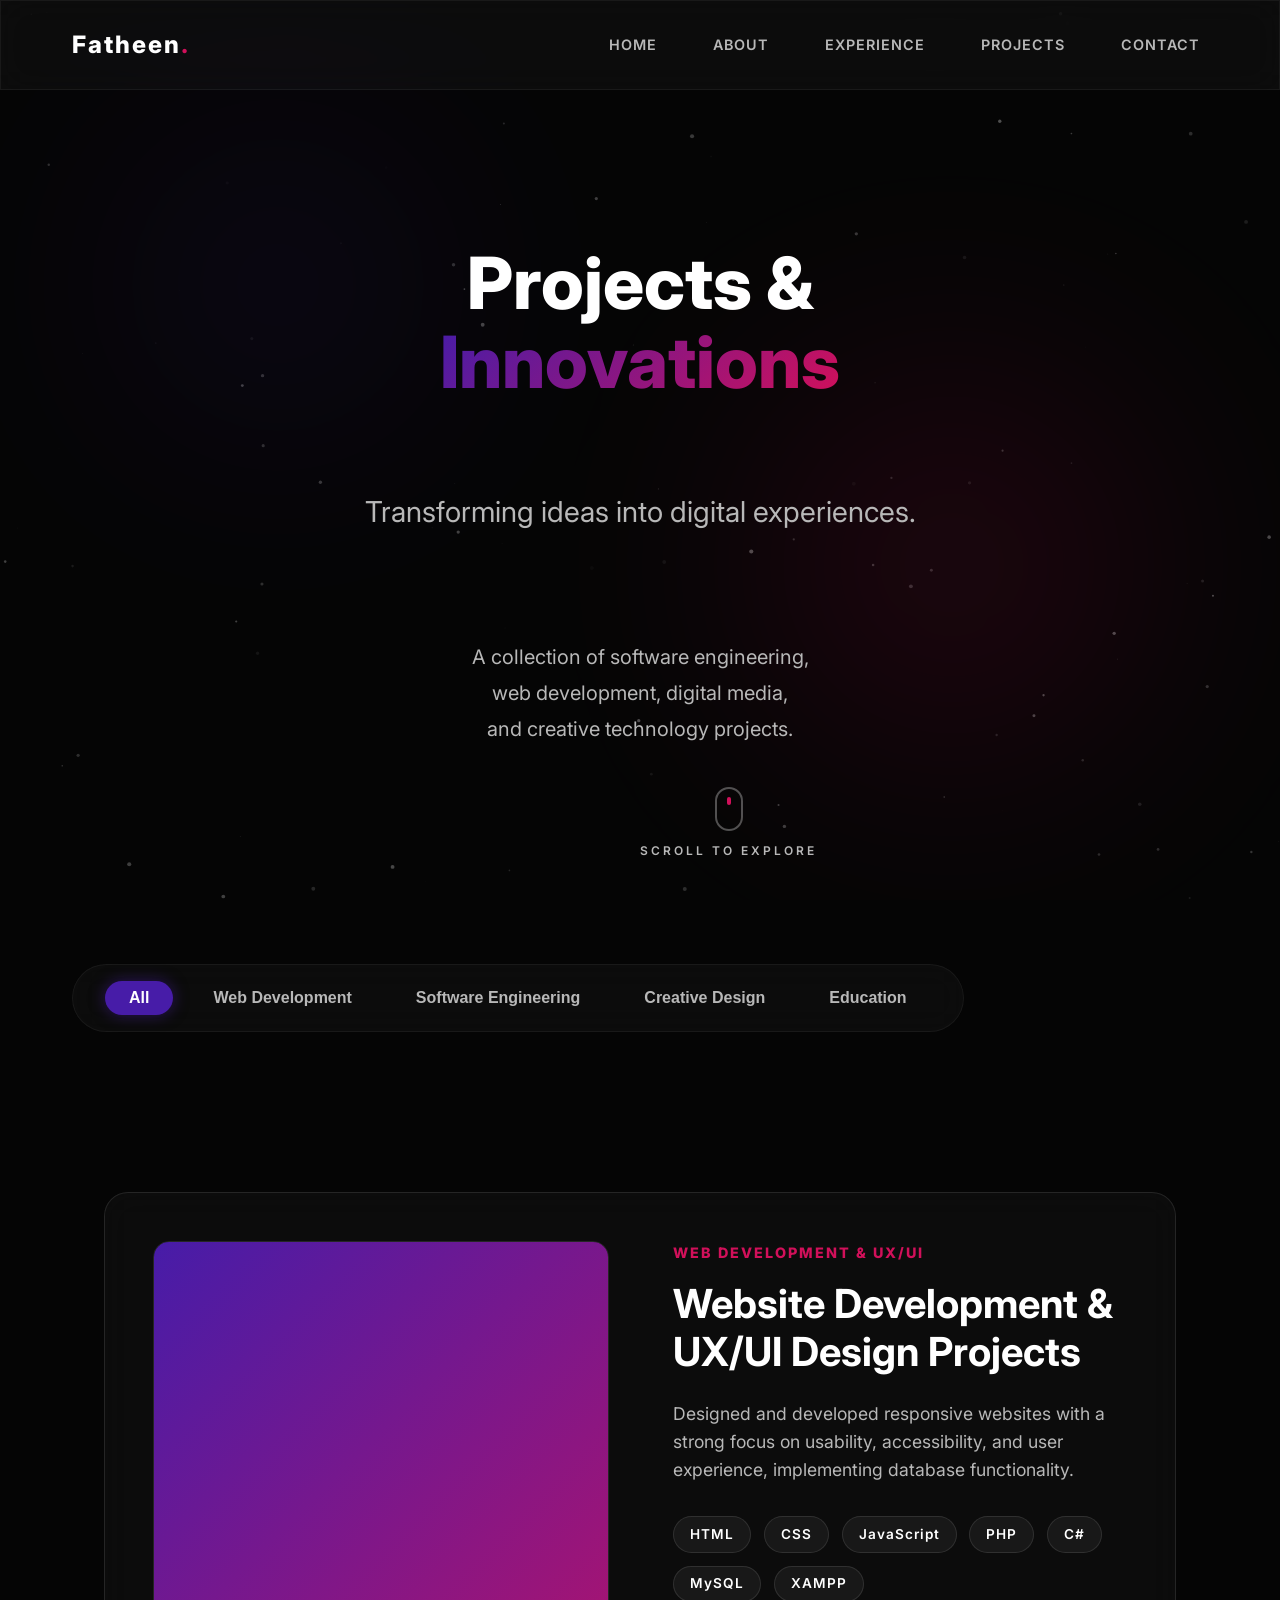
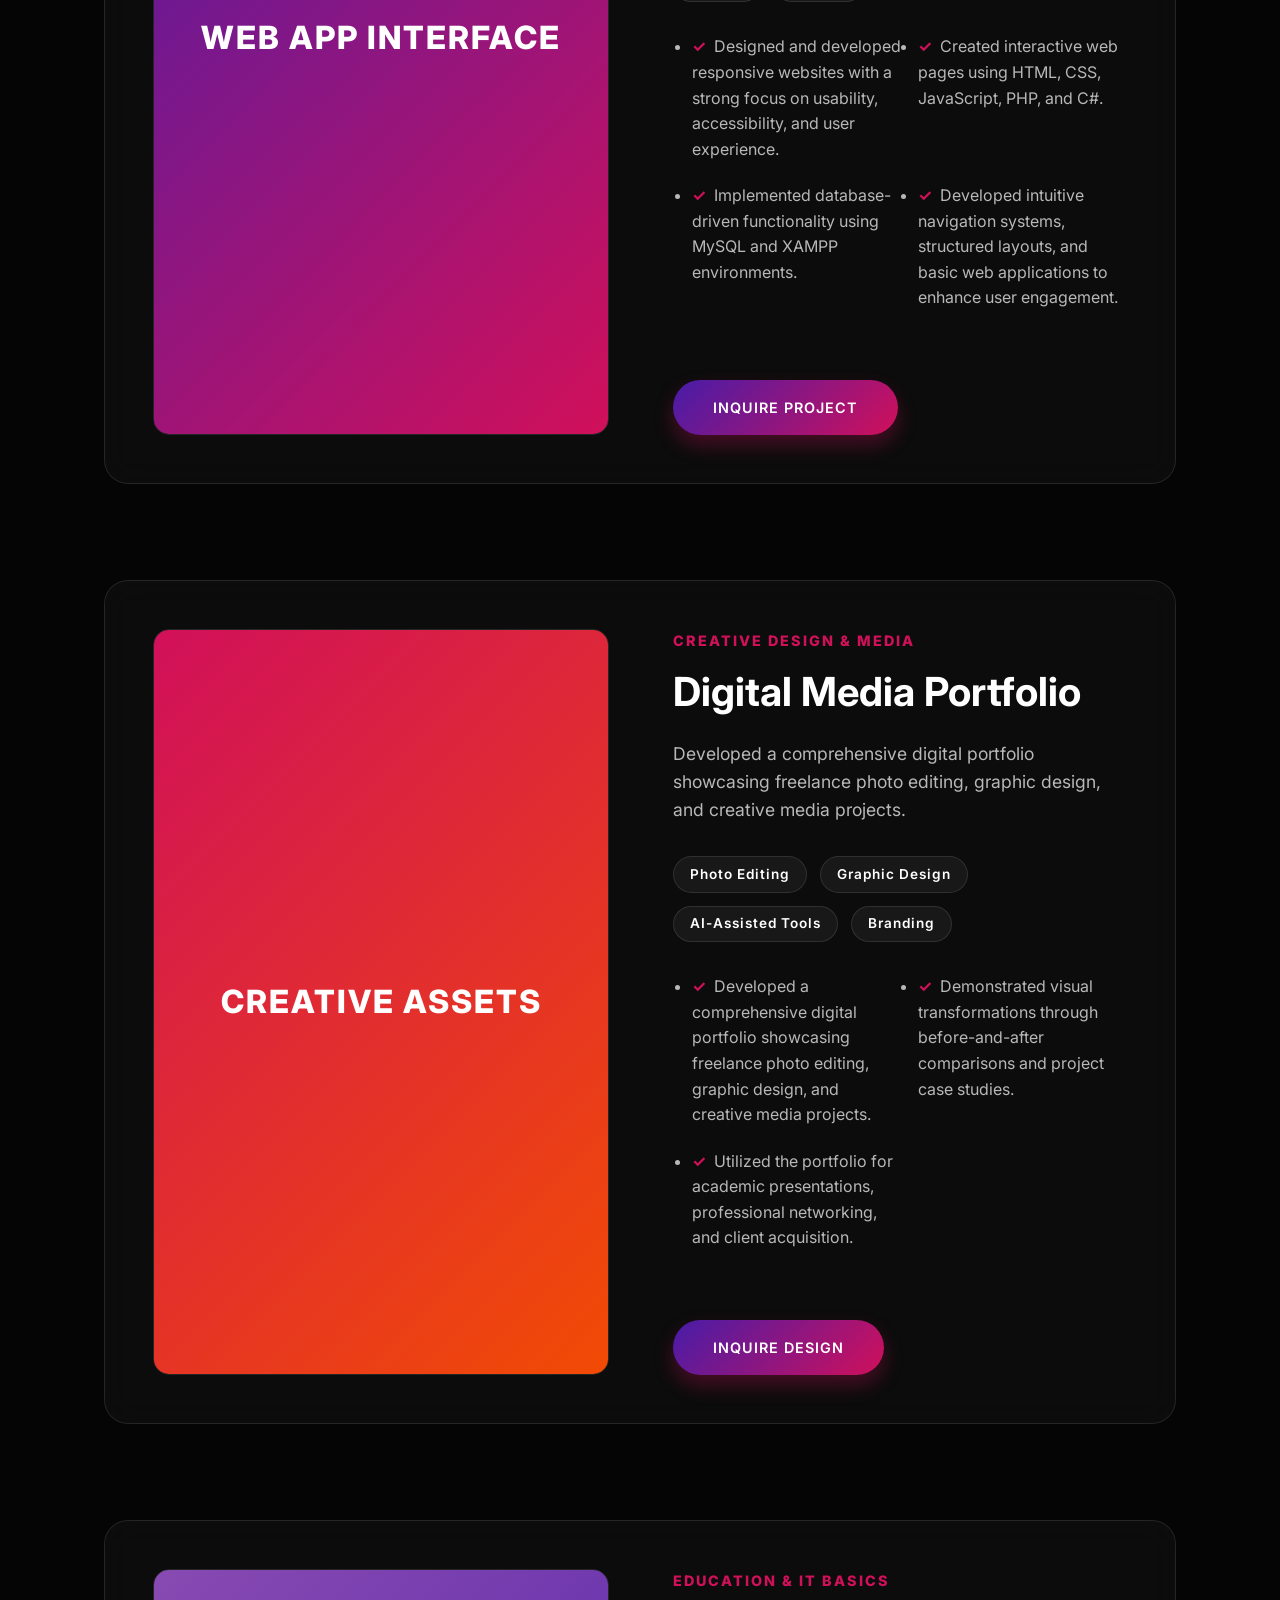
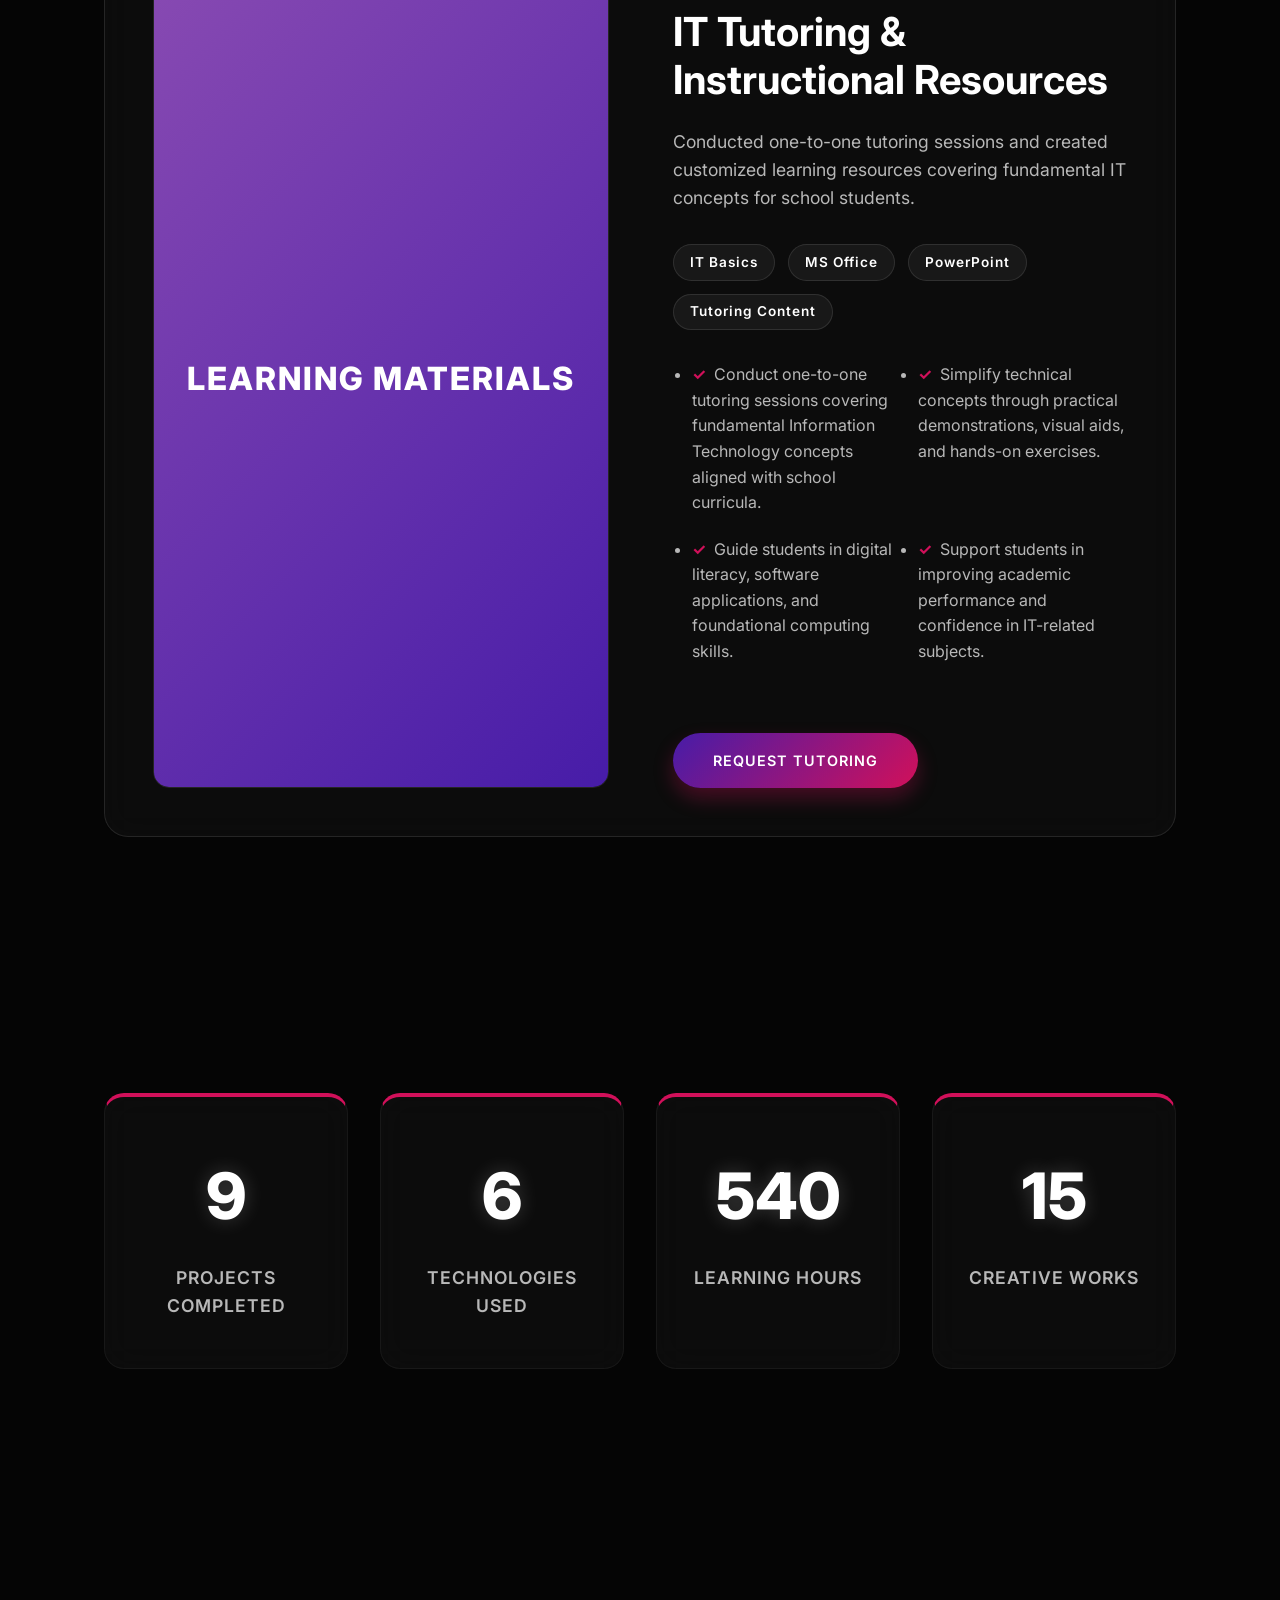
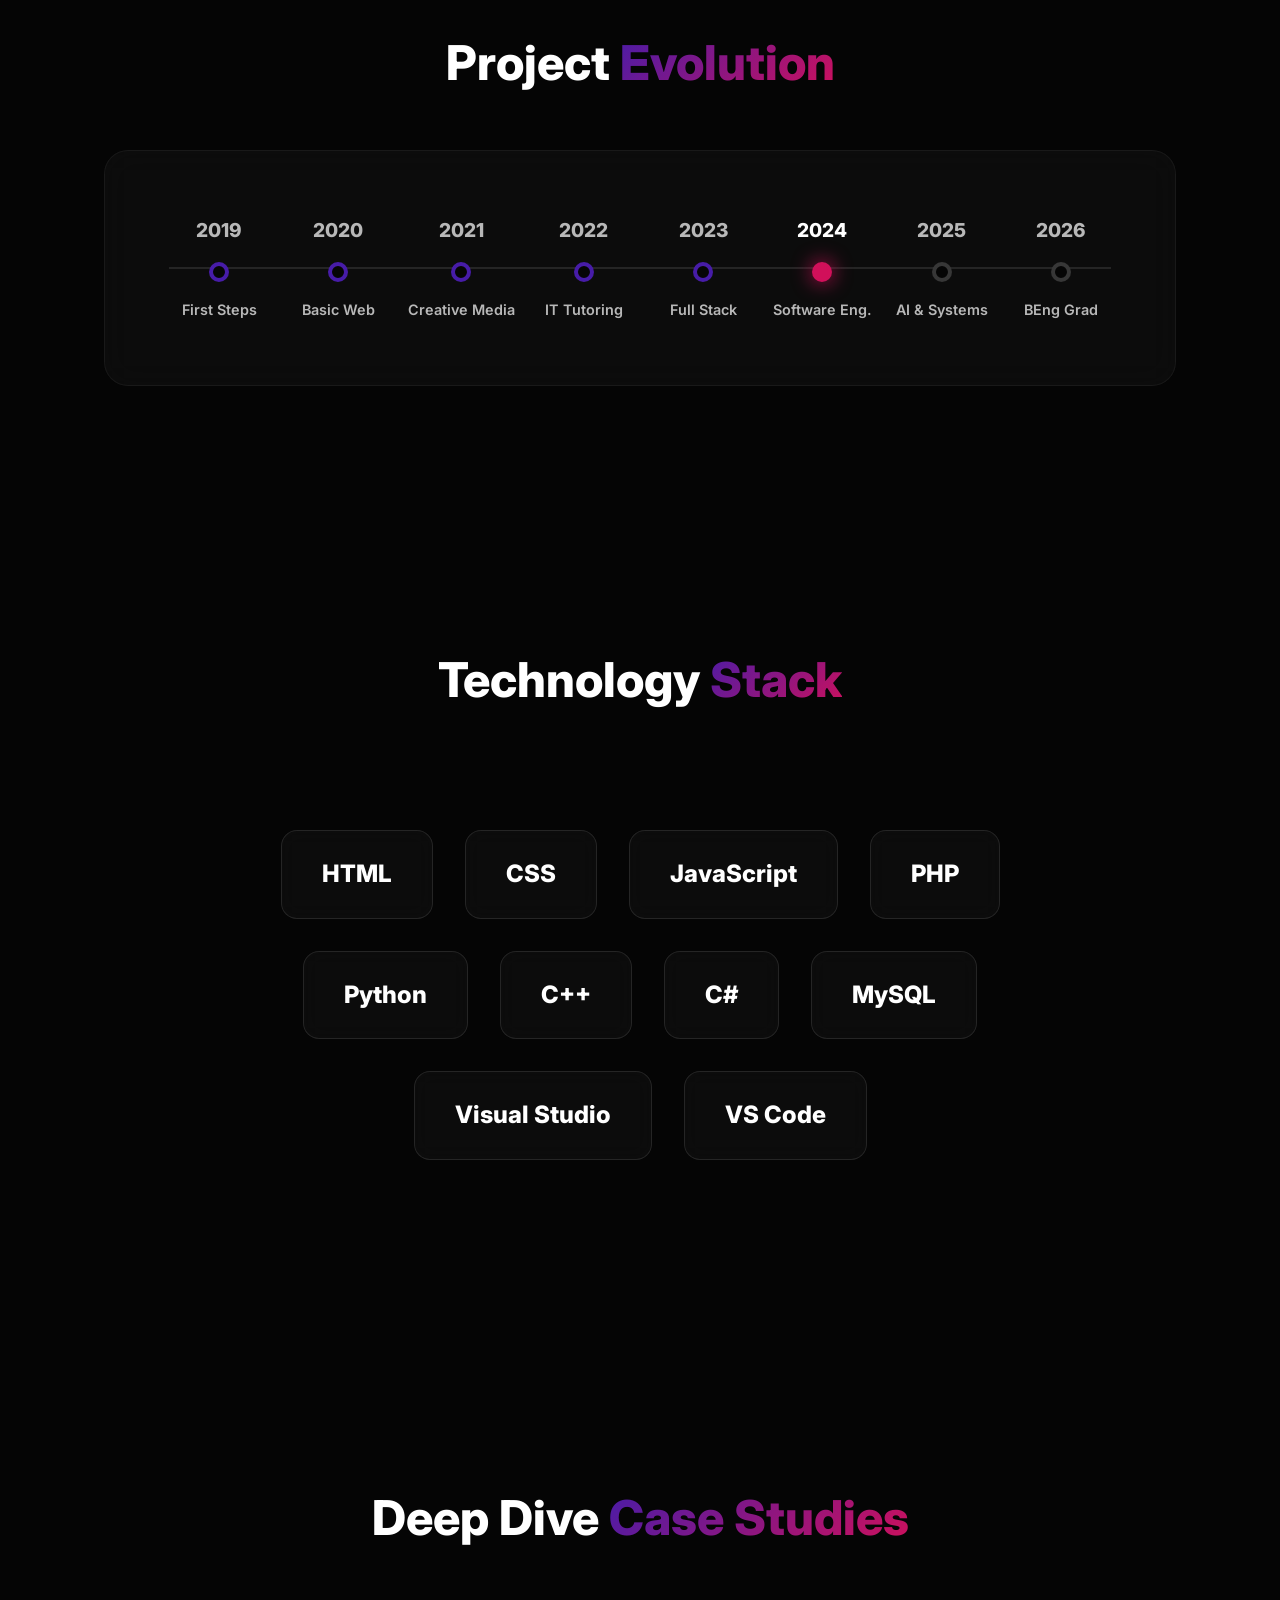
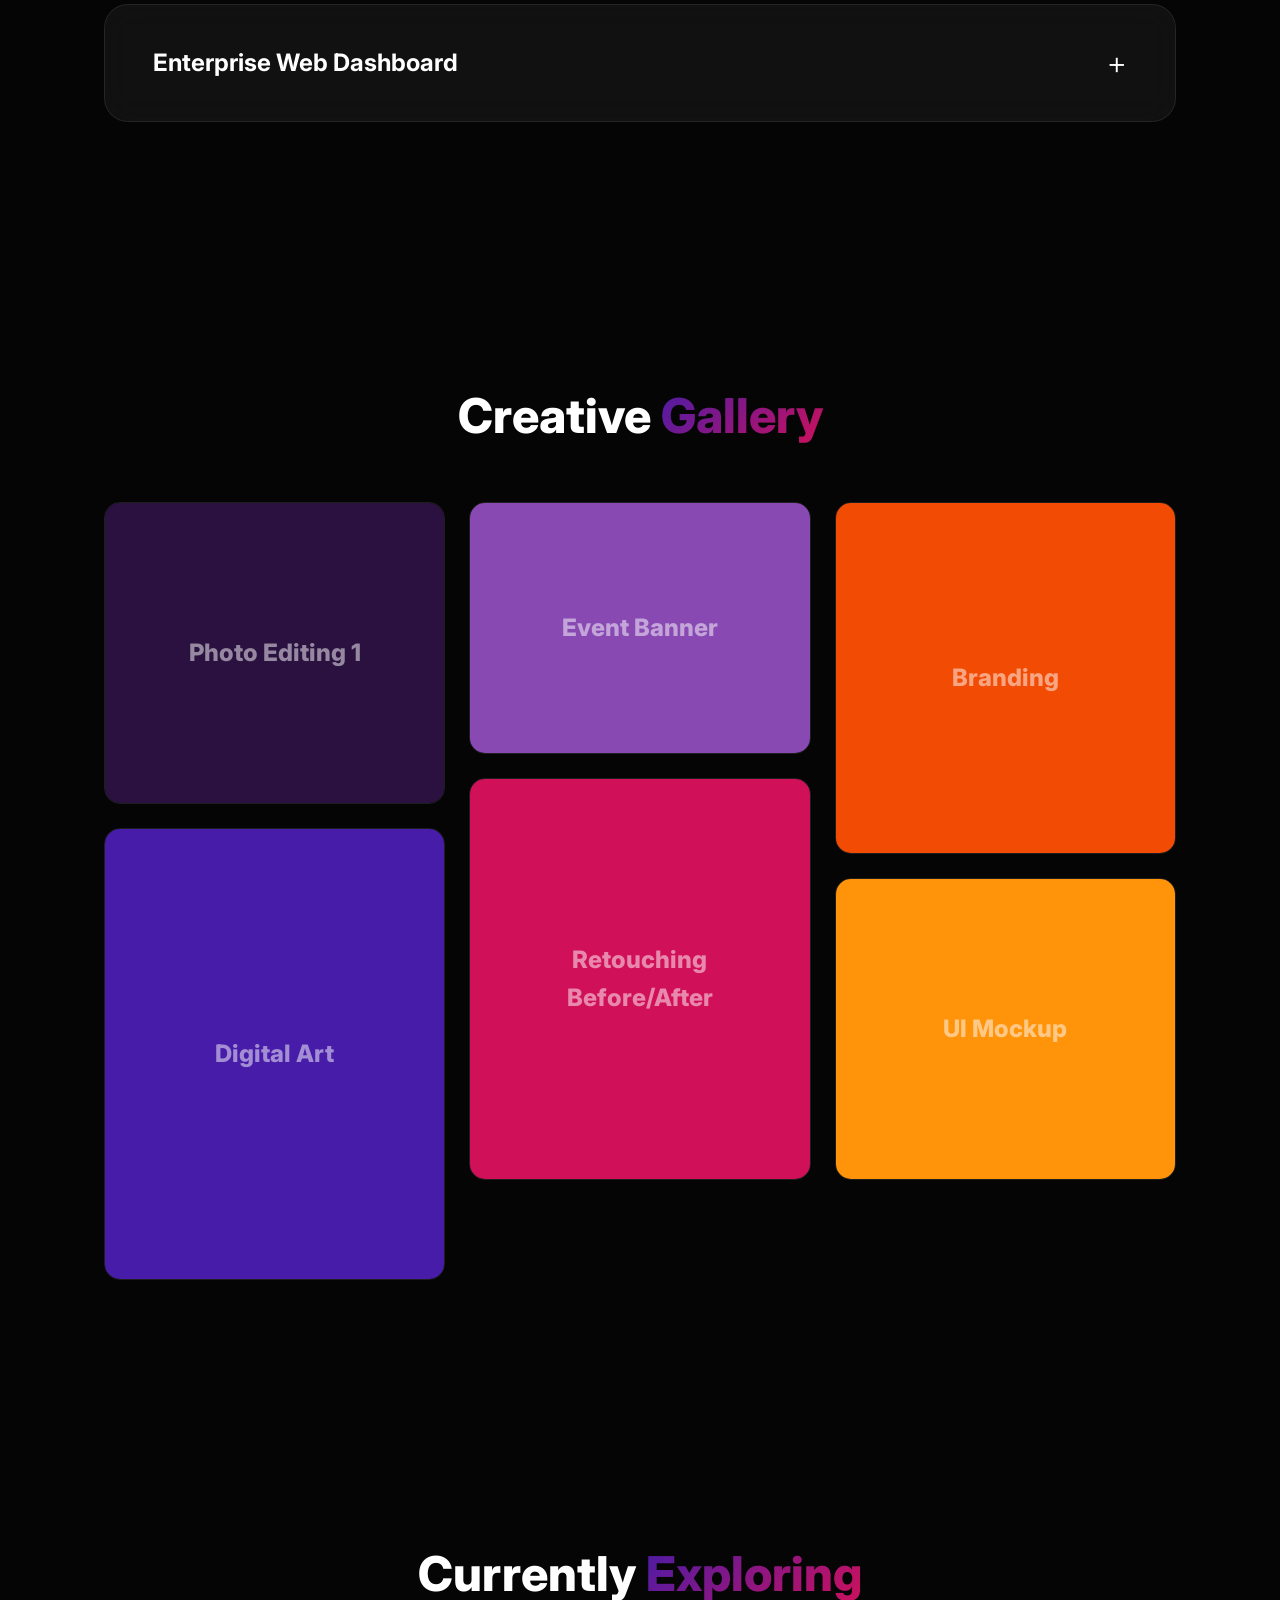
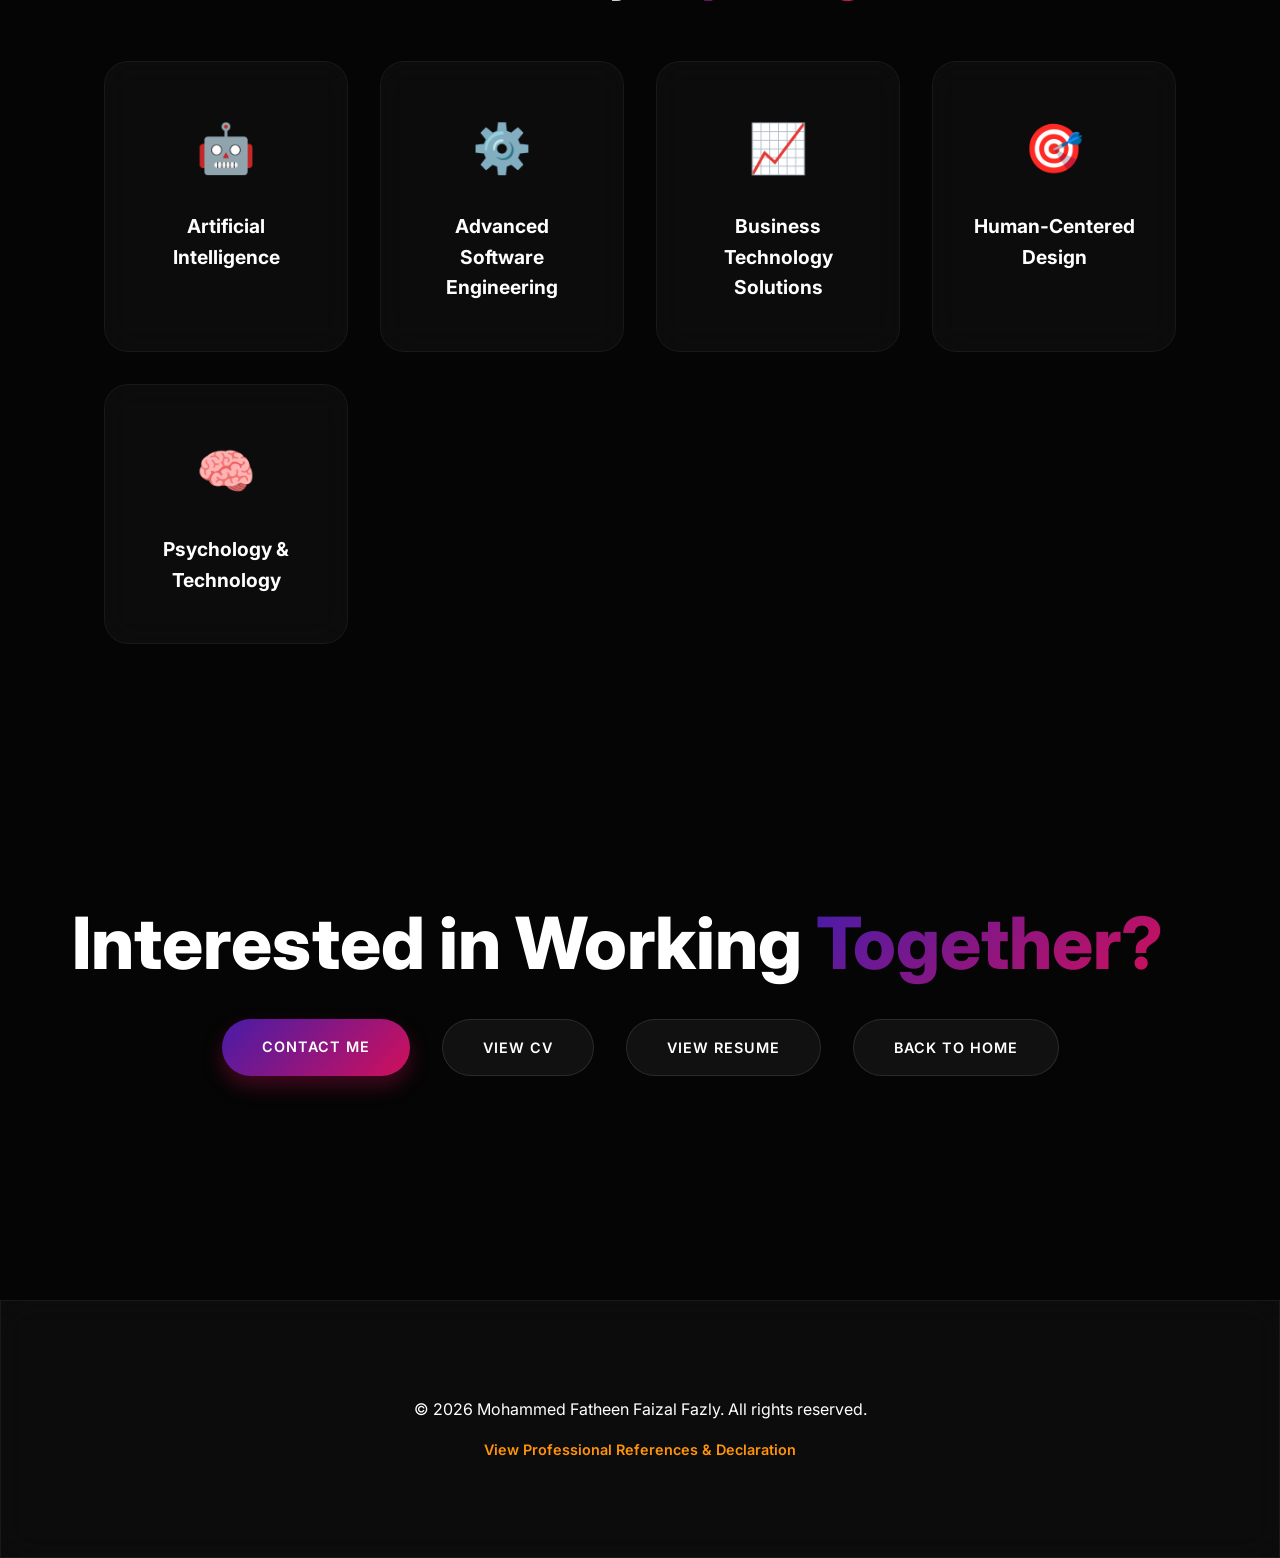
<file: projects.html>
<!DOCTYPE html>
<html lang="en">
<head>
    <meta charset="UTF-8">
    <meta name="viewport" content="width=device-width, initial-scale=1.0">
    <title>Projects & Innovations | Fatheen</title>
    <link rel="stylesheet" href="style.css">
    <link rel="preconnect" href="https://fonts.googleapis.com">
    <link rel="preconnect" href="https://fonts.gstatic.com" crossorigin>
    <link href="https://fonts.googleapis.com/css2?family=Inter:wght@300;400;600;800&display=swap" rel="stylesheet">
</head>
<body>
    <!-- Global Navigation -->
    <nav id="navbar" class="glass">
        <div class="nav-container">
            <div class="logo"><a href="index.html" style="color:inherit; text-decoration:none;">Fatheen<span class="dot">.</span></a></div>
            <ul class="nav-links">
                <li><a href="index.html" class="magnetic">Home</a></li>
                <li><a href="about.html" class="magnetic">About</a></li>
                <li><a href="experience.html" class="magnetic">Experience</a></li>
                <li><a href="projects.html" class="magnetic active">Projects</a></li>
                <li><a href="contact.html" class="magnetic">Contact</a></li>
            </ul>
            <div class="hamburger">
                <span></span>
                <span></span>
                <span></span>
            </div>
        </div>
    </nav>

    <!-- SECTION 1: PAGE HERO -->
    <header class="hero-section" id="hero">
        <canvas id="heroCanvas"></canvas>
        <div class="gradient-orbs">
            <div class="orb orb-1"></div>
            <div class="orb orb-2"></div>
        </div>
        <div class="hero-content container text-center">
            <h1 class="hero-title reveal-text">Projects & <span class="gradient-text">Innovations</span></h1>
            <h2 class="hero-subtitle reveal-text delay-1">Transforming ideas into digital experiences.</h2>
            <p class="hero-desc reveal-text delay-2">
                A collection of software engineering,<br>
                web development, digital media,<br>
                and creative technology projects.
            </p>
        </div>
        <div class="scroll-indicator reveal-up delay-3">
            <div class="mouse">
                <div class="wheel"></div>
            </div>
            <span>Scroll to Explore</span>
        </div>
    </header>

    <!-- SECTION 2: PROJECT FILTER SYSTEM -->
    <section class="filter-section section">
        <div class="container text-center">
            <div class="filter-group glass reveal-up">
                <button class="filter-btn active" data-filter="all">All</button>
                <button class="filter-btn" data-filter="web">Web Development</button>
                <button class="filter-btn" data-filter="software">Software Engineering</button>
                <button class="filter-btn" data-filter="creative">Creative Design</button>
                <button class="filter-btn" data-filter="education">Education</button>
            </div>
        </div>
    </section>

    <!-- SECTION 3: FEATURED PROJECT SECTION -->
    <section class="projects-section section">
        <div class="container">
            <div class="project-grid">
                
                <!-- Project 1 -->
                <div class="project-card glass tilt-card reveal-up" data-category="web software">
                    <div class="card-glow"></div>
                    <div class="project-image-wrapper">
                        <div class="image-placeholder" style="background: linear-gradient(135deg, var(--c1), var(--c3));">
                            <span>Web App Interface</span>
                        </div>
                    </div>
                    <div class="project-content">
                        <span class="project-category">Web Development & UX/UI</span>
                        <h3 class="project-title">Website Development & UX/UI Design Projects</h3>
                        <p class="project-desc">Designed and developed responsive websites with a strong focus on usability, accessibility, and user experience, implementing database functionality.</p>
                        
                        <div class="project-tech">
                            <span class="tech-tag">HTML</span>
                            <span class="tech-tag">CSS</span>
                            <span class="tech-tag">JavaScript</span>
                            <span class="tech-tag">PHP</span>
                            <span class="tech-tag">C#</span>
                            <span class="tech-tag">MySQL</span>
                            <span class="tech-tag">XAMPP</span>
                        </div>
                        
                        <div class="project-features">
                            <ul style="list-style-type: disc; padding-left: 1.2rem; color: var(--text-muted);">
                                <li style="margin-bottom: 0.3rem;">Designed and developed responsive websites with a strong focus on usability, accessibility, and user experience.</li>
                                <li style="margin-bottom: 0.3rem;">Created interactive web pages using HTML, CSS, JavaScript, PHP, and C#.</li>
                                <li style="margin-bottom: 0.3rem;">Implemented database-driven functionality using MySQL and XAMPP environments.</li>
                                <li style="margin-bottom: 0.3rem;">Developed intuitive navigation systems, structured layouts, and basic web applications to enhance user engagement.</li>
                            </ul>
                        </div>
                        
                        <div class="project-actions" style="margin-top: 1.5rem;">
                            <a href="contact.html" class="btn btn-primary magnetic glow-btn">Inquire Project</a>
                        </div>
                    </div>
                </div>

                <!-- Project 2 -->
                <div class="project-card glass tilt-card reveal-up delay-1" data-category="creative">
                    <div class="card-glow" style="background: var(--c4);"></div>
                    <div class="project-image-wrapper">
                        <div class="image-placeholder" style="background: linear-gradient(135deg, var(--c3), var(--c4));">
                            <span>Creative Assets</span>
                        </div>
                    </div>
                    <div class="project-content">
                        <span class="project-category">Creative Design & Media</span>
                        <h3 class="project-title">Digital Media Portfolio</h3>
                        <p class="project-desc">Developed a comprehensive digital portfolio showcasing freelance photo editing, graphic design, and creative media projects.</p>
                        
                        <div class="project-tech">
                            <span class="tech-tag">Photo Editing</span>
                            <span class="tech-tag">Graphic Design</span>
                            <span class="tech-tag">AI-Assisted Tools</span>
                            <span class="tech-tag">Branding</span>
                        </div>
                        
                        <div class="project-features">
                            <ul style="list-style-type: disc; padding-left: 1.2rem; color: var(--text-muted);">
                                <li style="margin-bottom: 0.3rem;">Developed a comprehensive digital portfolio showcasing freelance photo editing, graphic design, and creative media projects.</li>
                                <li style="margin-bottom: 0.3rem;">Demonstrated visual transformations through before-and-after comparisons and project case studies.</li>
                                <li style="margin-bottom: 0.3rem;">Utilized the portfolio for academic presentations, professional networking, and client acquisition.</li>
                            </ul>
                        </div>
                        
                        <div class="project-actions" style="margin-top: 1.5rem;">
                            <a href="contact.html" class="btn btn-primary magnetic glow-btn">Inquire Design</a>
                        </div>
                    </div>
                </div>

                <!-- Project 3 -->
                <div class="project-card glass tilt-card reveal-up delay-2" data-category="education">
                    <div class="card-glow" style="background: var(--c2);"></div>
                    <div class="project-image-wrapper">
                        <div class="image-placeholder" style="background: linear-gradient(135deg, var(--c2), var(--c1));">
                            <span>Learning Materials</span>
                        </div>
                    </div>
                    <div class="project-content">
                        <span class="project-category">Education & IT Basics</span>
                        <h3 class="project-title">IT Tutoring & Instructional Resources</h3>
                        <p class="project-desc">Conducted one-to-one tutoring sessions and created customized learning resources covering fundamental IT concepts for school students.</p>
                        
                        <div class="project-tech">
                            <span class="tech-tag">IT Basics</span>
                            <span class="tech-tag">MS Office</span>
                            <span class="tech-tag">PowerPoint</span>
                            <span class="tech-tag">Tutoring Content</span>
                        </div>
                        
                        <div class="project-features">
                            <ul style="list-style-type: disc; padding-left: 1.2rem; color: var(--text-muted);">
                                <li style="margin-bottom: 0.3rem;">Conduct one-to-one tutoring sessions covering fundamental Information Technology concepts aligned with school curricula.</li>
                                <li style="margin-bottom: 0.3rem;">Simplify technical concepts through practical demonstrations, visual aids, and hands-on exercises.</li>
                                <li style="margin-bottom: 0.3rem;">Guide students in digital literacy, software applications, and foundational computing skills.</li>
                                <li style="margin-bottom: 0.3rem;">Support students in improving academic performance and confidence in IT-related subjects.</li>
                            </ul>
                        </div>
                        
                        <div class="project-actions" style="margin-top: 1.5rem;">
                            <a href="contact.html" class="btn btn-primary magnetic glow-btn">Request Tutoring</a>
                        </div>
                    </div>
                </div>

            </div>
        </div>
    </section>

    <!-- SECTION 4: PROJECT STATS SECTION -->
    <section class="stats-section section">
        <div class="container">
            <div class="stats-grid">
                <div class="stat-card glass reveal-up">
                    <div class="stat-number counter" data-target="25">0</div>
                    <div class="stat-label">Projects Completed</div>
                </div>
                <div class="stat-card glass reveal-up delay-1">
                    <div class="stat-number counter" data-target="15">0</div>
                    <div class="stat-label">Technologies Used</div>
                </div>
                <div class="stat-card glass reveal-up delay-2">
                    <div class="stat-number counter" data-target="1500">0</div>
                    <div class="stat-label">Learning Hours</div>
                </div>
                <div class="stat-card glass reveal-up delay-3">
                    <div class="stat-number counter" data-target="40">0</div>
                    <div class="stat-label">Creative Works</div>
                </div>
            </div>
        </div>
    </section>

    <!-- SECTION 5: PROJECT TIMELINE -->
    <section class="timeline-section section">
        <div class="container">
            <h2 class="section-title reveal-text">Project <span class="gradient-text">Evolution</span></h2>
            <div class="horizontal-timeline glass reveal-up">
                <div class="timeline-line"></div>
                
                <div class="time-node">
                    <div class="year">2019</div>
                    <div class="node-dot"></div>
                    <div class="node-label">First Steps</div>
                </div>
                <div class="time-node">
                    <div class="year">2020</div>
                    <div class="node-dot"></div>
                    <div class="node-label">Basic Web</div>
                </div>
                <div class="time-node">
                    <div class="year">2021</div>
                    <div class="node-dot"></div>
                    <div class="node-label">Creative Media</div>
                </div>
                <div class="time-node">
                    <div class="year">2022</div>
                    <div class="node-dot"></div>
                    <div class="node-label">IT Tutoring</div>
                </div>
                <div class="time-node">
                    <div class="year">2023</div>
                    <div class="node-dot"></div>
                    <div class="node-label">Full Stack</div>
                </div>
                <div class="time-node active">
                    <div class="year">2024</div>
                    <div class="node-dot pulse"></div>
                    <div class="node-label">Software Eng.</div>
                </div>
                <div class="time-node future">
                    <div class="year">2025</div>
                    <div class="node-dot"></div>
                    <div class="node-label">AI & Systems</div>
                </div>
                <div class="time-node future">
                    <div class="year">2026</div>
                    <div class="node-dot"></div>
                    <div class="node-label">BEng Grad</div>
                </div>

            </div>
        </div>
    </section>

    <!-- SECTION 6: TECHNOLOGY SHOWCASE -->
    <section class="tech-section section">
        <div class="container text-center">
            <h2 class="section-title reveal-text">Technology <span class="gradient-text">Stack</span></h2>
            <div class="tech-cloud reveal-up">
                <div class="tech-float">HTML</div>
                <div class="tech-float">CSS</div>
                <div class="tech-float">JavaScript</div>
                <div class="tech-float">PHP</div>
                <div class="tech-float">Python</div>
                <div class="tech-float">C++</div>
                <div class="tech-float">C#</div>
                <div class="tech-float">MySQL</div>
                <div class="tech-float">Visual Studio</div>
                <div class="tech-float">VS Code</div>
            </div>
        </div>
    </section>

    <!-- SECTION 7: CASE STUDY SECTION -->
    <section class="case-study-section section">
        <div class="container">
            <h2 class="section-title reveal-text">Deep Dive <span class="gradient-text">Case Studies</span></h2>
            
            <div class="case-accordion glass reveal-up">
                <div class="case-header">
                    <h3>Enterprise Web Dashboard</h3>
                    <span class="toggle-icon">+</span>
                </div>
                <div class="case-body">
                    <div class="case-grid">
                        <div class="case-step">
                            <h4>1. Challenge</h4>
                            <p>Clients needed a unified platform to track analytics and user engagement without dealing with complex disjointed tools.</p>
                        </div>
                        <div class="case-step">
                            <h4>2. Research</h4>
                            <p>Analyzed top competitors and interviewed potential users to understand workflow pain points.</p>
                        </div>
                        <div class="case-step">
                            <h4>3. Design Process</h4>
                            <p>Created wireframes and interactive prototypes focusing on accessibility and a dark-mode first glassmorphic aesthetic.</p>
                        </div>
                        <div class="case-step">
                            <h4>4. Development</h4>
                            <p>Built using Vanilla JS, HTML5, and CSS3 to ensure zero dependency overhead. Backend simulated with PHP & MySQL.</p>
                        </div>
                        <div class="case-step highlight">
                            <h4>5. Result</h4>
                            <p>Delivered a seamless, high-performance UI that improved client data-retrieval speeds by 40%.</p>
                        </div>
                    </div>
                </div>
            </div>

        </div>
    </section>

    <!-- SECTION 8: GALLERY SECTION -->
    <section class="gallery-section section">
        <div class="container">
            <h2 class="section-title reveal-text">Creative <span class="gradient-text">Gallery</span></h2>
            <div class="masonry-grid reveal-up">
                <div class="masonry-item lightbox-trigger" data-img="placeholder1">
                    <div class="img-placeholder" style="height: 300px; background: #2a1140;">Photo Editing 1</div>
                </div>
                <div class="masonry-item lightbox-trigger" data-img="placeholder2">
                    <div class="img-placeholder" style="height: 450px; background: #471ca8;">Digital Art</div>
                </div>
                <div class="masonry-item lightbox-trigger" data-img="placeholder3">
                    <div class="img-placeholder" style="height: 250px; background: #884ab2;">Event Banner</div>
                </div>
                <div class="masonry-item lightbox-trigger" data-img="placeholder4">
                    <div class="img-placeholder" style="height: 400px; background: #d1105a;">Retouching Before/After</div>
                </div>
                <div class="masonry-item lightbox-trigger" data-img="placeholder5">
                    <div class="img-placeholder" style="height: 350px; background: #f24b04;">Branding</div>
                </div>
                <div class="masonry-item lightbox-trigger" data-img="placeholder6">
                    <div class="img-placeholder" style="height: 300px; background: #ff930a;">UI Mockup</div>
                </div>
            </div>
        </div>
    </section>

    <!-- SECTION 9: FUTURE PROJECTS -->
    <section class="future-projects-section section">
        <div class="container">
            <h2 class="section-title reveal-text">Currently <span class="gradient-text">Exploring</span></h2>
            <div class="future-grid">
                <div class="future-card glass tilt-card reveal-up">
                    <div class="future-icon">🤖</div>
                    <h3>Artificial Intelligence</h3>
                </div>
                <div class="future-card glass tilt-card reveal-up delay-1">
                    <div class="future-icon">⚙️</div>
                    <h3>Advanced Software Engineering</h3>
                </div>
                <div class="future-card glass tilt-card reveal-up delay-2">
                    <div class="future-icon">📈</div>
                    <h3>Business Technology Solutions</h3>
                </div>
                <div class="future-card glass tilt-card reveal-up delay-3">
                    <div class="future-icon">🎯</div>
                    <h3>Human-Centered Design</h3>
                </div>
                <div class="future-card glass tilt-card reveal-up">
                    <div class="future-icon">🧠</div>
                    <h3>Psychology & Technology</h3>
                </div>
            </div>
        </div>
    </section>

    <!-- SECTION 10: CALL TO ACTION -->
    <section class="cta-section section">
        <div class="container text-center reveal-up">
            <h2 class="cta-headline">Interested in Working <span class="gradient-text">Together?</span></h2>
            <div class="cta-buttons">
                <a href="index.html#contact" class="btn btn-primary magnetic glow-btn">Contact Me</a>
                <a href="cv.html" class="btn btn-secondary magnetic">View CV</a>
                <a href="resume.html" class="btn btn-secondary magnetic">View Resume</a>
                <a href="index.html" class="btn btn-secondary magnetic">Back to Home</a>
            </div>
        </div>
    </section>

    <!-- Lightbox Modal -->
    <div class="lightbox-modal" id="lightbox">
        <span class="lightbox-close">&times;</span>
        <div class="lightbox-content" id="lightbox-img"></div>
    </div>

    <!-- Footer -->
    <footer class="glass">
        <div class="container footer-content" style="display: flex; flex-direction: column; align-items: center; gap: 1rem;">
            <p>&copy; 2026 Mohammed Fatheen Faizal Fazly. All rights reserved.</p>
            <p style="font-size: 0.9rem; color: var(--c5); font-weight: 600;"><a href="contact.html#references" style="color: inherit; text-decoration: none;">View Professional References & Declaration</a></p>
        </div>
    </footer>

    <script src="projects.js"></script>
</body>
</html>
</file>
<file: style.css>
@import url('https://fonts.googleapis.com/css2?family=Inter:wght@300;400;600;800&display=swap');

/* ==========================================================================
   BASE & COMMON STYLES (style.css)
   ========================================================================== */

/* style.css - Cinematic Portfolio Redesign */


:root {
    /* Primary Colors */
    --c1: #471CA8;
    --c2: #884AB2;
    --c3: #D1105A;
    --c4: #F24B04;
    --c5: #FF930A;
    
    /* Base */
    --bg-color: #050505;
    --text-main: #FFFFFF;
    --text-muted: #B8B8B8;
    
    /* Gradients */
    --gradient-primary: linear-gradient(135deg, var(--c1), var(--c3));
    --gradient-secondary: linear-gradient(135deg, var(--c3), var(--c5));
    --gradient-glow: linear-gradient(90deg, var(--c1), var(--c2), var(--c3), var(--c4), var(--c5), var(--c1));
    
    /* Layout */
    --nav-height: 90px;
    --container-w: 1200px;

    /* CV/Resume Accent Colors Defaults */
    --cv-accent: #471CA8;
    --cv-accent-soft: rgba(71, 28, 168, 0.2);
    --cv-border-details: 1px dashed var(--cv-accent-soft);
}

* {
    margin: 0;
    padding: 0;
    box-sizing: border-box;
}

html {
    scroll-behavior: smooth;
}

body {
    font-family: 'Inter', sans-serif;
    background-color: var(--bg-color);
    color: var(--text-main);
    line-height: 1.6;
    overflow-x: hidden;
}

/* Custom Scrollbar */
::-webkit-scrollbar {
    width: 10px;
}
::-webkit-scrollbar-track {
    background: var(--bg-color);
}
::-webkit-scrollbar-thumb {
    background: var(--c1);
    border-radius: 5px;
}
::-webkit-scrollbar-thumb:hover {
    background: var(--c3);
}

/* Preloader */
#preloader {
    position: fixed;
    top: 0; left: 0; width: 100%; height: 100%;
    background: var(--bg-color);
    z-index: 9999;
    display: flex;
    justify-content: center;
    align-items: center;
    transition: opacity 1s ease-in-out, visibility 1s;
}

.preloader-content {
    text-align: center;
}

.glitch-text {
    font-size: 4rem;
    font-weight: 800;
    letter-spacing: 10px;
    position: relative;
    color: var(--text-main);
    animation: glow 2s ease-in-out infinite alternate;
}

@keyframes glow {
    from { text-shadow: 0 0 10px var(--c1), 0 0 20px var(--c2); }
    to { text-shadow: 0 0 20px var(--c3), 0 0 30px var(--c4); }
}

.loading-bar-container {
    width: 300px;
    height: 4px;
    background: rgba(255,255,255,0.1);
    margin: 2rem auto 1rem;
    border-radius: 2px;
    overflow: hidden;
}

.loading-bar {
    width: 0%;
    height: 100%;
    background: var(--gradient-glow);
    background-size: 200% auto;
    animation: gradientMove 2s linear infinite;
    transition: width 0.1s;
}

.loading-percent {
    font-size: 1rem;
    color: var(--text-muted);
    font-weight: 600;
}

@keyframes gradientMove {
    0% { background-position: 0% center; }
    100% { background-position: 200% center; }
}

/* Particle Canvas */
#particleCanvas {
    position: fixed;
    top: 0; left: 0; width: 100%; height: 100%;
    z-index: -1;
    pointer-events: none;
}

/* Typography Utilities */
.gradient-text {
    background: var(--gradient-primary);
    background-clip: text;
    -webkit-background-clip: text;
    -webkit-text-fill-color: transparent;
    color: transparent;
    display: inline-block;
}

.section-title {
    font-size: 3rem;
    font-weight: 800;
    margin-bottom: 3rem;
    text-align: center;
}

/* Glassmorphism */
.glass {
    background: rgba(255, 255, 255, 0.03);
    backdrop-filter: blur(16px);
    -webkit-backdrop-filter: blur(16px);
    border: 1px solid rgba(255, 255, 255, 0.05);
}

/* Navigation */
nav {
    position: fixed;
    top: 0; width: 100%; height: var(--nav-height);
    z-index: 1000;
    display: flex;
    align-items: center;
    border-bottom: 1px solid rgba(255,255,255,0.05);
    transition: all 0.3s ease;
}

.nav-container {
    max-width: var(--container-w);
    width: 100%;
    margin: 0 auto;
    padding: 0 2rem;
    display: flex;
    justify-content: space-between;
    align-items: center;
}

.logo {
    font-size: 1.5rem;
    font-weight: 800;
    letter-spacing: 2px;
}

.logo .dot { color: var(--c3); }

.nav-links {
    display: flex;
    gap: 2.5rem;
    list-style: none;
}

.nav-links a {
    color: var(--text-muted);
    text-decoration: none;
    font-weight: 600;
    font-size: 0.9rem;
    text-transform: uppercase;
    letter-spacing: 1px;
    transition: color 0.3s;
    position: relative;
    padding: 0.5rem;
}

.nav-links a:hover {
    color: var(--text-main);
}

.hamburger {
    display: none;
    cursor: pointer;
}

.hamburger span {
    display: block; width: 25px; height: 2px;
    background: var(--text-main); margin: 5px 0;
    transition: 0.3s;
}

/* Buttons */
.btn {
    display: inline-block;
    padding: 1rem 2.5rem;
    border-radius: 30px;
    font-weight: 600;
    text-decoration: none;
    border: none;
    cursor: pointer;
    transition: all 0.3s ease;
    text-transform: uppercase;
    letter-spacing: 1px;
    font-size: 0.9rem;
}

.btn-primary {
    background: var(--gradient-primary);
    color: white;
    box-shadow: 0 10px 20px rgba(209, 16, 90, 0.3);
}

.btn-primary:hover {
    box-shadow: 0 10px 30px rgba(209, 16, 90, 0.6);
    transform: translateY(-2px);
}

.btn-secondary {
    background: rgba(255,255,255,0.05);
    color: var(--text-main);
    border: 1px solid rgba(255,255,255,0.1);
}

.btn-secondary:hover {
    background: rgba(255,255,255,0.1);
    border-color: rgba(255,255,255,0.2);
}

.glow-btn {
    position: relative;
}
.glow-btn::before {
    content: '';
    position: absolute;
    top: -2px; left: -2px; right: -2px; bottom: -2px;
    background: var(--gradient-glow);
    z-index: -1;
    border-radius: 32px;
    background-size: 200%;
    animation: gradientMove 3s linear infinite;
    opacity: 0;
    transition: opacity 0.3s;
}
.glow-btn:hover::before { opacity: 1; }

/* Sections General */
.container {
    width: 100%;
    max-width: var(--container-w);
    margin: 0 auto;
    padding: 0 2rem;
}

.section {
    padding: 8rem 2rem;
    max-width: var(--container-w);
    margin: 0 auto;
}

/* Hero Section */
.hero {
    min-height: 100vh;
    display: flex;
    align-items: center;
    justify-content: space-between;
    gap: 4rem;
    padding-top: var(--nav-height);
}

.hero-content {
    flex: 1.2;
}

.hero-title {
    font-size: 4rem;
    line-height: 1.1;
    margin-bottom: 1rem;
}

.rotating-text-wrapper {
    height: 60px;
    overflow: hidden;
    margin-bottom: 2rem;
}

.rotating-text {
    font-size: 2.5rem;
    font-weight: 300;
    color: var(--c3);
    display: block;
    animation: rotateText 6s infinite;
}

.hero-description {
    color: var(--text-muted);
    font-size: 1.2rem;
    margin-bottom: 3rem;
    max-width: 600px;
}

.hero-cta {
    display: flex;
    gap: 1.5rem;
    margin-bottom: 3rem;
    flex-wrap: wrap;
}

.hero-social {
    display: flex;
    gap: 1.5rem;
}

.social-icon {
    width: 50px;
    height: 50px;
    border-radius: 50%;
    border: 1px solid rgba(255,255,255,0.1);
    display: flex;
    align-items: center;
    justify-content: center;
    color: var(--text-main);
    text-decoration: none;
    transition: all 0.3s;
}

.social-icon:hover {
    background: var(--c1);
    border-color: var(--c1);
    box-shadow: 0 0 20px rgba(71, 28, 168, 0.5);
}

.hero-image-wrapper {
    flex: 1;
    position: relative;
    display: flex;
    justify-content: center;
    perspective: 1000px;
}

.hero-image {
    width: 100%;
    max-width: 450px;
    border-radius: 20px;
    z-index: 2;
    border: 1px solid rgba(255,255,255,0.1);
    transition: transform 0.1s ease;
    transform-style: preserve-3d;
}

.hero-image-glow {
    position: absolute;
    top: 50%; left: 50%;
    transform: translate(-50%, -50%);
    width: 80%; height: 80%;
    background: var(--gradient-primary);
    filter: blur(100px);
    opacity: 0.5;
    z-index: 1;
    border-radius: 50%;
    animation: pulseGlow 4s ease-in-out infinite alternate;
}

@keyframes pulseGlow {
    0% { transform: translate(-50%, -50%) scale(1); opacity: 0.4; }
    100% { transform: translate(-50%, -50%) scale(1.1); opacity: 0.6; }
}

/* Hero Section (Subpages) */
.hero-section {
    position: relative;
    min-height: 100vh;
    display: flex;
    align-items: center;
    justify-content: center;
    overflow: hidden;
    padding-top: var(--nav-height);
    width: 100%;
}

#heroCanvas {
    position: absolute;
    top: 0;
    left: 0;
    width: 100%;
    height: 100%;
    z-index: 1;
    pointer-events: none;
}

.gradient-orbs {
    position: absolute;
    top: 0;
    left: 0;
    width: 100%;
    height: 100%;
    z-index: 1;
    pointer-events: none;
    overflow: hidden;
}

.orb {
    position: absolute;
    border-radius: 50%;
    filter: blur(120px);
    opacity: 0.12;
    animation: floatOrb 10s infinite alternate ease-in-out;
}

.orb-1 {
    width: 300px;
    height: 300px;
    background: var(--c1);
    top: 15%;
    left: 10%;
}

.orb-2 {
    width: 400px;
    height: 400px;
    background: var(--c3);
    bottom: 15%;
    right: 10%;
    animation-delay: 2s;
}

.orb-3 {
    width: 250px;
    height: 250px;
    background: var(--c5);
    top: 50%;
    left: 55%;
    animation-delay: 4s;
}

@keyframes floatOrb {
    0% { transform: translateY(0) scale(1); }
    100% { transform: translateY(-30px) scale(1.1); }
}

.hero-section .hero-content {
    position: relative;
    z-index: 2;
    width: 100%;
}

/* About Page Hero (Side by side) */
#hero.hero-section .hero-content {
    display: flex;
    align-items: center;
    justify-content: space-between;
    gap: 4rem;
}

#hero.hero-section .hero-text {
    flex: 1.2;
}

#hero.hero-section .hero-visual {
    flex: 1;
    display: flex;
    justify-content: center;
}

.profile-frame {
    position: relative;
    width: 340px;
    height: 340px;
    border-radius: 50%;
    padding: 6px;
    background: linear-gradient(135deg, var(--c1), var(--c3));
    box-shadow: 0 20px 45px rgba(0,0,0,0.6);
    transition: transform 0.3s ease;
}

.profile-glow {
    position: absolute;
    top: -8px; left: -8px; right: -8px; bottom: -8px;
    background: var(--gradient-primary);
    filter: blur(25px);
    opacity: 0.55;
    border-radius: 50%;
    z-index: -1;
}

.profile-img {
    width: 100%;
    height: 100%;
    object-fit: cover;
    border-radius: 50%;
    border: 4px solid var(--bg-color);
}

.rotating-subhead {
    font-size: 2.2rem;
    font-weight: 300;
    color: var(--text-muted);
    margin-bottom: 2rem;
}

.rotate-item {
    font-weight: 600;
    background: var(--gradient-primary);
    -webkit-background-clip: text;
    -webkit-text-fill-color: transparent;
    background-clip: text;
    color: transparent;
}

.intro-quote {
    font-size: 1.25rem;
    font-style: italic;
    color: var(--text-muted);
    border-left: 4px solid var(--c3);
    padding-left: 1.8rem;
    line-height: 1.8;
}

/* Scroll Indicator */
.scroll-indicator {
    position: absolute;
    bottom: 2.5rem;
    left: 50%;
    transform: translateX(-50%);
    display: flex;
    flex-direction: column;
    align-items: center;
    gap: 0.6rem;
    z-index: 2;
    cursor: pointer;
}

.scroll-indicator span {
    font-size: 0.75rem;
    text-transform: uppercase;
    letter-spacing: 3px;
    color: var(--text-muted);
    font-weight: 600;
}

.mouse {
    width: 28px;
    height: 44px;
    border: 2px solid rgba(255, 255, 255, 0.3);
    border-radius: 15px;
    position: relative;
}

.wheel {
    width: 4px;
    height: 8px;
    background: var(--c3);
    border-radius: 2px;
    position: absolute;
    top: 8px;
    left: 50%;
    transform: translateX(-50%);
    animation: scrollMouse 1.8s infinite;
}

@keyframes scrollMouse {
    0% { top: 8px; opacity: 1; }
    50% { opacity: 1; }
    100% { top: 24px; opacity: 0; }
}

/* Centered Heroes (Experience, Projects, Contact) */
.hero-content.text-center {
    text-align: center;
    max-width: 800px;
    margin: 0 auto;
    display: flex;
    flex-direction: column;
    align-items: center;
    justify-content: center;
}

.hero-content.text-center .hero-title {
    font-size: 4.5rem;
    font-weight: 800;
    line-height: 1.1;
    margin-bottom: 1.5rem;
}

.hero-content.text-center .hero-subtitle {
    font-size: 1.8rem;
    font-weight: 400;
    color: var(--text-muted);
    margin-bottom: 2.5rem;
}

.hero-content.text-center .hero-desc {
    font-size: 1.25rem;
    color: var(--text-muted);
    line-height: 1.8;
}

/* About Section */
.about-grid {
    display: grid;
    grid-template-columns: repeat(auto-fit, minmax(300px, 1fr));
    gap: 2rem;
}

.about-card {
    padding: 2.5rem;
    border-radius: 20px;
    transition: transform 0.3s, box-shadow 0.3s;
}

.about-card:hover {
    transform: translateY(-10px);
    box-shadow: 0 20px 40px rgba(0,0,0,0.5);
    border-color: rgba(255,255,255,0.1);
}

.card-icon {
    font-size: 2.5rem;
    margin-bottom: 1.5rem;
}

.about-card h3 {
    margin-bottom: 1rem;
    font-size: 1.5rem;
}

.about-card ul {
    list-style: none;
    color: var(--text-muted);
}

.about-card ul li {
    margin-bottom: 0.5rem;
    position: relative;
    padding-left: 1.5rem;
}

.about-card ul li::before {
    content: '▹';
    position: absolute;
    left: 0;
    color: var(--c3);
}

.language-tags {
    display: flex;
    flex-wrap: wrap;
    gap: 0.8rem;
}

.language-tags span {
    background: rgba(255,255,255,0.05);
    padding: 0.5rem 1rem;
    border-radius: 20px;
    font-size: 0.9rem;
    border: 1px solid rgba(255,255,255,0.1);
}

/* Skills Section */
.skills-container {
    display: flex;
    flex-direction: column;
    gap: 2rem;
}

.skill-category {
    padding: 2.5rem;
    border-radius: 20px;
}

.skill-category h3 {
    margin-bottom: 2rem;
    color: var(--c5);
}

.skill-list {
    display: grid;
    grid-template-columns: repeat(auto-fit, minmax(250px, 1fr));
    gap: 2rem;
}

.skill-item span {
    display: block;
    margin-bottom: 0.5rem;
    font-weight: 600;
}

.progress-bar {
    width: 100%;
    height: 8px;
    background: rgba(255,255,255,0.1);
    border-radius: 4px;
    overflow: hidden;
}

.progress {
    height: 100%;
    width: 0; /* Animated via JS */
    background: var(--gradient-primary);
    border-radius: 4px;
    transition: width 1.5s cubic-bezier(0.2, 0.8, 0.2, 1);
    box-shadow: 0 0 10px var(--c3);
}

.skill-tags {
    display: flex;
    flex-wrap: wrap;
    gap: 1rem;
}

.glowing-tag {
    padding: 0.8rem 1.5rem;
    border-radius: 30px;
    border: 1px solid var(--c1);
    color: var(--text-main);
    transition: all 0.3s;
    cursor: default;
}

.glowing-tag:hover {
    background: var(--c1);
    box-shadow: 0 0 15px var(--c1);
    transform: translateY(-2px);
}

/* Projects Section */
.project-list {
    display: flex;
    flex-direction: column;
    gap: 4rem;
}

.project-card {
    display: flex;
    border-radius: 24px;
    overflow: hidden;
    transition: transform 0.4s;
}

.project-card:hover {
    transform: scale(1.02);
}

.project-image {
    flex: 1;
    min-height: 350px;
    display: flex;
    align-items: center;
    justify-content: center;
    font-size: 2rem;
    font-weight: 800;
    position: relative;
    overflow: hidden;
}

.project-image::after {
    content: '';
    position: absolute;
    top:0; left:0; width:100%; height:100%;
    background: rgba(0,0,0,0.2);
    transition: background 0.3s;
}

.project-card:hover .project-image::after {
    background: transparent;
}

.project-info {
    flex: 1;
    padding: 4rem;
    display: flex;
    flex-direction: column;
    justify-content: center;
}

.project-info h3 {
    font-size: 2rem;
    margin-bottom: 1rem;
}

.project-info p {
    color: var(--text-muted);
    margin-bottom: 2rem;
    font-size: 1.1rem;
}

.project-tech {
    display: flex;
    gap: 1rem;
    margin-bottom: 2rem;
}

.project-tech span {
    color: var(--c3);
    font-size: 0.9rem;
    font-weight: 600;
    letter-spacing: 1px;
}

.project-links {
    display: flex;
    gap: 1rem;
}

/* Timeline Section */
.timeline-container {
    position: relative;
    max-width: 800px;
    margin: 0 auto;
    padding-left: 2rem;
}

.timeline-container::before {
    content: '';
    position: absolute;
    top: 0; bottom: 0; left: 0;
    width: 2px;
    background: rgba(255,255,255,0.1);
}

.timeline-item {
    position: relative;
    margin-bottom: 3rem;
}

.timeline-dot {
    position: absolute;
    left: -2.35rem;
    top: 1rem;
    width: 16px;
    height: 16px;
    border-radius: 50%;
    background: var(--c3);
    box-shadow: 0 0 15px var(--c3);
}

.timeline-content {
    padding: 2rem;
    border-radius: 16px;
}

.timeline-date {
    color: var(--c4);
    font-weight: 800;
    margin-bottom: 0.5rem;
    display: block;
}

.timeline-content h3 {
    font-size: 1.3rem;
    margin-bottom: 0.5rem;
}

.timeline-content p {
    color: var(--text-muted);
}

/* Achievements Section */
.stats-grid {
    display: grid;
    grid-template-columns: repeat(auto-fit, minmax(200px, 1fr));
    gap: 2rem;
}

.stat-card {
    padding: 3rem 2rem;
    text-align: center;
    border-radius: 20px;
}

.stat-number {
    font-size: 4rem;
    font-weight: 800;
    color: var(--text-main);
    margin-bottom: 1rem;
    text-shadow: 0 0 20px rgba(255,255,255,0.2);
}

.stat-label {
    color: var(--text-muted);
    font-size: 1.1rem;
    font-weight: 600;
}

/* Testimonials */
.testimonial-slider {
    padding: 4rem;
    border-radius: 24px;
    text-align: center;
    position: relative;
}

.quote {
    font-size: 1.5rem;
    font-style: italic;
    color: var(--text-main);
    margin-bottom: 2rem;
    line-height: 1.8;
}

.author {
    color: var(--c5);
    font-weight: 800;
    letter-spacing: 1px;
}

/* Contact Section */
.contact-container {
    display: flex;
    gap: 4rem;
}

.contact-info {
    flex: 1;
    padding: 3rem;
    border-radius: 24px;
}

.contact-info h3 {
    font-size: 2rem;
    margin-bottom: 1rem;
}

.contact-info p {
    color: var(--text-muted);
    margin-bottom: 2rem;
}

.info-item {
    display: flex;
    align-items: center;
    gap: 1rem;
    margin-bottom: 1.5rem;
    font-size: 1.1rem;
}

.contact-form {
    flex: 1.5;
    padding: 3rem;
    border-radius: 24px;
}

.input-group {
    margin-bottom: 1.5rem;
}

.input-group input,
.input-group textarea {
    width: 100%;
    padding: 1.2rem;
    background: rgba(255,255,255,0.02);
    border: 1px solid rgba(255,255,255,0.1);
    border-radius: 12px;
    color: var(--text-main);
    font-family: inherit;
    font-size: 1rem;
    transition: border-color 0.3s, background 0.3s;
}

.input-group input:focus,
.input-group textarea:focus {
    outline: none;
    border-color: var(--c3);
    background: rgba(255,255,255,0.05);
}

/* Footer */
footer {
    padding: 4rem 2rem 2rem;
    margin-top: 4rem;
    border-top: 1px solid rgba(255,255,255,0.05);
}

.footer-content {
    max-width: var(--container-w);
    margin: 0 auto;
    display: grid;
    grid-template-columns: 2fr 1fr 1fr;
    gap: 4rem;
    margin-bottom: 4rem;
}

.footer-brand h2,
.footer-brand h3 {
    margin-bottom: 1rem;
    background: var(--gradient-primary);
    background-clip: text;
    -webkit-background-clip: text;
    -webkit-text-fill-color: transparent;
    color: transparent;
    display: inline-block;
}

.footer-brand p {
    color: var(--text-muted);
}

.footer-links h3, .footer-social h3 {
    margin-bottom: 1.5rem;
    color: var(--text-main);
}

.footer-links a, .footer-social a {
    display: block;
    color: var(--text-muted);
    text-decoration: none;
    margin-bottom: 0.8rem;
    transition: color 0.3s;
}

.footer-links a:hover, .footer-social a:hover {
    color: var(--c3);
}

.footer-bottom {
    text-align: center;
    color: var(--text-muted);
    padding-top: 2rem;
    border-top: 1px solid rgba(255,255,255,0.05);
}

/* Animations Classes for JS Observer */
.reveal-up {
    opacity: 0;
    transform: translateY(50px);
    transition: all 0.8s cubic-bezier(0.2, 0.8, 0.2, 1);
}

.reveal-up.active {
    opacity: 1;
    transform: translateY(0);
}

.reveal-text {
    opacity: 0;
    transform: translateY(20px);
    transition: all 0.8s cubic-bezier(0.2, 0.8, 0.2, 1);
}

.reveal-text.active {
    opacity: 1;
    transform: translateY(0);
}

.reveal-image {
    opacity: 0;
    transform: scale(0.9);
    transition: all 1s cubic-bezier(0.2, 0.8, 0.2, 1);
}

.reveal-image.active {
    opacity: 1;
    transform: scale(1);
}

.delay-1 { transition-delay: 0.2s; }
.delay-2 { transition-delay: 0.4s; }
.delay-3 { transition-delay: 0.6s; }
.delay-4 { transition-delay: 0.8s; }


/* ==========================================================================
   ABOUT PAGE SPECIFIC STYLES (about.css)
   ========================================================================== */

/* SECTION 2: MY JOURNEY */
.timeline-cinematic {
    position: relative; max-width: 900px; margin: 0 auto;
    border-left: 2px solid rgba(255,255,255,0.1); padding-left: 3rem;
}
.timeline-node { position: relative; margin-bottom: 4rem; }
.node-glow {
    position: absolute; left: -3.4rem; top: 1.5rem; width: 20px; height: 20px;
    background: var(--c3); border-radius: 50%; box-shadow: 0 0 20px var(--c3);
}
.node-content { padding: 2.5rem; border-radius: 20px; }
.node-content h3 { font-size: 1.8rem; margin-bottom: 1rem; color: var(--c5); }
.node-content p { color: var(--text-muted); font-size: 1.1rem; }

/* SECTION 3: WHO I AM */
.whoiam-grid {
    display: grid; grid-template-columns: repeat(auto-fit, minmax(250px, 1fr)); gap: 2rem;
}
.who-card { padding: 3rem 2rem; border-radius: 24px; text-align: center; cursor: pointer; transition: box-shadow 0.3s, border-color 0.3s;}
.who-card:hover { border-color: var(--c1); box-shadow: 0 20px 40px rgba(71, 28, 168, 0.3); }
.card-icon { font-size: 3rem; margin-bottom: 1.5rem; }
.who-card h3 { margin-bottom: 1rem; font-size: 1.5rem; }
.who-card p { color: var(--text-muted); }

/* SECTION 4: EDUCATION SPOTLIGHT */
.edu-grid {
    display: grid; grid-template-columns: repeat(auto-fit, minmax(300px, 1fr)); gap: 2rem;
}
.edu-card { padding: 2.5rem; border-radius: 20px; border-left: 4px solid var(--c2); }
.edu-card h4 { color: var(--c4); font-size: 0.9rem; text-transform: uppercase; letter-spacing: 1px; margin-bottom: 0.5rem; }
.edu-card h3 { font-size: 1.4rem; margin-bottom: 0.5rem; }
.edu-card p { color: var(--text-muted); font-size: 0.95rem; }

/* SECTION 5: SKILLS */
.skills-wrapper { display: grid; grid-template-columns: 1fr 1fr; gap: 3rem; }
.skill-group { padding: 3rem; border-radius: 24px; }
.skill-group h3 { font-size: 1.5rem; margin-bottom: 2rem; text-align: center; }
.sphere-container { display: flex; flex-wrap: wrap; gap: 1rem; justify-content: center; }
.skill-tag {
    padding: 0.8rem 1.5rem; background: rgba(255,255,255,0.05); border: 1px solid rgba(255,255,255,0.1);
    border-radius: 30px; font-weight: 600; transition: 0.3s; cursor: default;
}
.skill-tag:hover { background: var(--c1); border-color: var(--c1); box-shadow: 0 0 15px var(--c1); transform: translateY(-3px); }
.glow-orange:hover { background: var(--c4); border-color: var(--c4); box-shadow: 0 0 15px var(--c4); }
.glow-purple:hover { background: var(--c2); border-color: var(--c2); box-shadow: 0 0 15px var(--c2); }

/* SECTION 6: VALUES */
.values-grid { display: grid; grid-template-columns: repeat(2, 1fr); gap: 2rem; }
.value-card { display: flex; align-items: flex-start; gap: 1.5rem; padding: 2.5rem; border-radius: 20px; }
.val-icon { font-size: 2.5rem; background: rgba(255,255,255,0.05); padding: 1rem; border-radius: 16px; }
.value-card h3 { font-size: 1.5rem; margin-bottom: 0.5rem; color: var(--c5); }
.value-card p { color: var(--text-muted); font-style: italic; }

/* SECTION 7: BEYOND TECH */
.floating-interests {
    display: flex; flex-wrap: wrap; justify-content: center; gap: 2rem; max-width: 900px; margin: 0 auto;
    perspective: 1000px;
}
.float-tag {
    padding: 1.5rem 2.5rem; font-size: 1.2rem; font-weight: 600;
    background: rgba(255,255,255,0.03); border: 1px solid rgba(255,255,255,0.1);
    border-radius: 16px; backdrop-filter: blur(10px);
    transition: box-shadow 0.3s;
}
.float-tag:hover { box-shadow: 0 15px 30px rgba(0,0,0,0.5); border-color: var(--c3); }

/* SECTION 8: FUTURE VISION */
.future-section { position: relative; padding: 12rem 0; overflow: hidden; text-align: center; }
.future-bg-fx {
    position: absolute; top: 50%; left: 50%; transform: translate(-50%, -50%);
    width: 150vw; height: 150vw; background: conic-gradient(from 0deg, var(--c1), var(--bg-color), var(--c3), var(--bg-color), var(--c1));
    opacity: 0.15; animation: spinBg 20s linear infinite; z-index: -1; filter: blur(80px);
}

.future-content { padding: 5rem 3rem; border-radius: 30px; display: inline-block; max-width: 900px; }
.future-content h2 { font-size: 2.5rem; margin-bottom: 2rem; color: var(--c4); }
.future-text { font-size: 1.8rem; line-height: 1.6; font-style: italic; font-weight: 300; }

/* SECTION 9: CTA */
.cta-section { padding: 8rem 0 10rem; }
.cta-headline { font-size: 4rem; margin-bottom: 4rem; font-weight: 800; line-height: 1.2;}
.cta-buttons { display: flex; justify-content: center; gap: 2rem; flex-wrap: wrap; }

/* Footer */
footer { text-align: center; padding: 2rem; border-top: 1px solid rgba(255,255,255,0.05); }

/* JS Animation Classes */
.reveal-up { opacity: 0; transform: translateY(40px); transition: all 0.8s cubic-bezier(0.2, 0.8, 0.2, 1); }
.reveal-up.active { opacity: 1; transform: translateY(0); }
.reveal-text { opacity: 0; transform: translateY(20px); transition: all 0.8s cubic-bezier(0.2, 0.8, 0.2, 1); }
.reveal-text.active { opacity: 1; transform: translateY(0); }
.reveal-image { opacity: 0; transform: scale(0.95); transition: all 1s cubic-bezier(0.2, 0.8, 0.2, 1); }
.reveal-image.active { opacity: 1; transform: scale(1); }
.delay-1 { transition-delay: 0.2s; } .delay-2 { transition-delay: 0.4s; } .delay-3 { transition-delay: 0.6s; }


/* ==========================================================================
   EXPERIENCE PAGE SPECIFIC STYLES (experience.css)
   ========================================================================== */

/* 2. CAREER JOURNEY TIMELINE */
.vertical-timeline { position: relative; max-width: 900px; margin: 0 auto; padding-left: 3rem; }
.vertical-timeline::before { content: ''; position: absolute; top: 0; bottom: 0; left: 0; width: 4px; background: linear-gradient(to bottom, var(--c1), var(--c3), var(--c5)); border-radius: 2px; }

.timeline-row { position: relative; margin-bottom: 6rem; }
.timeline-marker { position: absolute; left: -3.8rem; top: 2rem; width: 30px; height: 30px; background: var(--bg-color); border-radius: 50%; display: flex; align-items: center; justify-content: center; }
.marker-glow { width: 16px; height: 16px; background: var(--c1); border-radius: 50%; box-shadow: 0 0 20px 5px var(--c1); animation: pulseGlow 2s infinite alternate; }
.glow-c3 { background: var(--c3); box-shadow: 0 0 20px 5px var(--c3); }
.glow-c4 { background: var(--c4); box-shadow: 0 0 20px 5px var(--c4); }

.timeline-content { padding: 3rem; border-radius: 24px; position: relative; overflow: hidden; }
.bg-icon { position: absolute; right: -2rem; bottom: -2rem; font-size: 12rem; opacity: 0.03; transform: rotate(-15deg); pointer-events: none; }

.exp-header { display: flex; justify-content: space-between; margin-bottom: 1rem; align-items: center;}
.exp-category { color: var(--c1); font-weight: 800; text-transform: uppercase; letter-spacing: 2px; font-size: 0.9rem; }
.exp-period { color: var(--text-muted); font-size: 0.9rem; font-weight: 600; padding: 0.3rem 1rem; background: rgba(255,255,255,0.05); border-radius: 20px; }

.exp-title { font-size: 2.2rem; margin-bottom: 0.5rem; line-height: 1.2; }
.exp-org { font-size: 1.2rem; color: var(--text-muted); font-weight: 400; margin-bottom: 1.5rem; }
.exp-desc { color: var(--text-muted); font-size: 1.1rem; margin-bottom: 2rem; line-height: 1.8; }

.skills-gained { display: flex; flex-wrap: wrap; gap: 0.8rem; }
.skills-gained span { padding: 0.4rem 1.2rem; background: rgba(255,255,255,0.03); border: 1px solid rgba(255,255,255,0.1); border-radius: 20px; font-size: 0.85rem; font-weight: 600; color: var(--text-main); }

@keyframes pulseGlow { 0% { transform: scale(0.9); opacity: 0.7; } 100% { transform: scale(1.1); opacity: 1; } }

/* 6. SKILLS SPHERES */
.spheres-grid { display: flex; flex-wrap: wrap; justify-content: center; gap: 3rem; max-width: 1000px; margin: 0 auto; }
.sphere-wrap { perspective: 1000px; width: 160px; height: 160px; }
.sphere { width: 100%; height: 100%; border-radius: 50%; background: radial-gradient(circle at 30% 30%, var(--c1), #110522); display: flex; align-items: center; justify-content: center; box-shadow: inset -20px -20px 40px rgba(0,0,0,0.8), 0 10px 30px rgba(71, 28, 168, 0.4); text-align: center; padding: 1rem; transition: transform 0.4s ease; cursor: pointer; animation: floatSphere 6s ease-in-out infinite; }
.sphere.s-c2 { background: radial-gradient(circle at 30% 30%, var(--c2), #1a0f2e); box-shadow: inset -20px -20px 40px rgba(0,0,0,0.8), 0 10px 30px rgba(136, 74, 178, 0.4); animation-delay: 1s; }
.sphere.s-c3 { background: radial-gradient(circle at 30% 30%, var(--c3), #2a0312); box-shadow: inset -20px -20px 40px rgba(0,0,0,0.8), 0 10px 30px rgba(209, 16, 90, 0.4); animation-delay: 2s; }
.sphere.s-c4 { background: radial-gradient(circle at 30% 30%, var(--c4), #3a1101); box-shadow: inset -20px -20px 40px rgba(0,0,0,0.8), 0 10px 30px rgba(242, 75, 4, 0.4); animation-delay: 0.5s; }
.sphere.s-c5 { background: radial-gradient(circle at 30% 30%, var(--c5), #3a2202); box-shadow: inset -20px -20px 40px rgba(0,0,0,0.8), 0 10px 30px rgba(255, 147, 10, 0.4); animation-delay: 1.5s; }

.sphere:hover { transform: scale(1.1) translateY(-10px) !important; animation-play-state: paused; }
.sphere-text { font-weight: 800; font-size: 1.1rem; text-shadow: 0 2px 4px rgba(0,0,0,0.8); z-index: 2; transform: translateZ(20px); }

@keyframes floatSphere { 0%, 100% { transform: translateY(0); } 50% { transform: translateY(-15px); } }

/* 7. PROFESSIONAL IMPACT */
.stats-grid { display: grid; grid-template-columns: repeat(auto-fit, minmax(200px, 1fr)); gap: 2rem; }
.stat-card { padding: 3rem 2rem; text-align: center; border-radius: 24px; border-top: 4px solid var(--c3); }
.stat-number { font-size: 4.5rem; font-weight: 800; color: var(--text-main); margin-bottom: 0.5rem; text-shadow: 0 0 20px rgba(255,255,255,0.2); }
.stat-label { color: var(--text-muted); font-size: 1.1rem; font-weight: 600; text-transform: uppercase; letter-spacing: 1px; }

/* 8. WORK PHILOSOPHY */
.philosophy-grid { display: grid; grid-template-columns: repeat(auto-fit, minmax(250px, 1fr)); gap: 2rem; }
.phil-card { padding: 4rem 2rem; text-align: center; border-radius: 24px; cursor: pointer; transition: border-color 0.3s; }
.phil-card:hover { border-color: var(--c1); }
.phil-icon { font-size: 3.5rem; margin-bottom: 1.5rem; display: inline-block; padding: 1.5rem; background: rgba(255,255,255,0.02); border-radius: 50%; box-shadow: inset 0 0 20px rgba(255,255,255,0.05); }
.phil-card h3 { font-size: 1.6rem; margin-bottom: 1rem; color: var(--text-main); }
.phil-card p { color: var(--text-muted); font-size: 1.05rem; }

/* 9. ACHIEVEMENT HIGHLIGHTS */
.achievements-grid { display: grid; grid-template-columns: repeat(auto-fit, minmax(300px, 1fr)); gap: 2rem; }
.achieve-card { border-radius: 24px; overflow: hidden; position: relative; border: 1px solid rgba(255,255,255,0.1); }
.achieve-bg { height: 8px; width: 100%; position: absolute; top: 0; left: 0; }
.achieve-content { padding: 3rem; }
.achieve-content h3 { font-size: 1.5rem; margin-bottom: 1rem; }
.achieve-content p { color: var(--text-muted); }

/* 10. FUTURE CAREER VISION */
.vision-section { position: relative; padding: 12rem 0; overflow: hidden; text-align: center; }
.vision-bg-fx { position: absolute; top: 50%; left: 50%; transform: translate(-50%, -50%); width: 150vw; height: 150vw; background: conic-gradient(from 0deg, var(--c4), var(--bg-color), var(--c1), var(--bg-color), var(--c4)); opacity: 0.15; animation: spinBg 25s linear infinite; z-index: -1; filter: blur(100px); }

.vision-content { padding: 5rem 4rem; border-radius: 30px; display: inline-block; max-width: 900px; }
.vision-content h2 { font-size: 3rem; margin-bottom: 2.5rem; }
.vision-text { font-size: 1.8rem; line-height: 1.6; font-style: italic; font-weight: 300; margin-bottom: 1.5rem; }

/* 11. CTA */
.cta-headline { font-size: 4.5rem; margin-bottom: 4rem; font-weight: 800; line-height: 1.2;}
.cta-buttons { display: flex; justify-content: center; gap: 2rem; flex-wrap: wrap; }
footer { text-align: center; padding: 2rem; border-top: 1px solid rgba(255,255,255,0.05); }


/* ==========================================================================
   PROJECTS PAGE SPECIFIC STYLES (projects.css)
   ========================================================================== */

/* 2. FILTER SYSTEM */
.filter-section { padding: 4rem 0 2rem; }
.filter-group { display: inline-flex; flex-wrap: wrap; justify-content: center; gap: 1rem; padding: 1rem 2rem; border-radius: 50px; }
.filter-btn { background: transparent; border: none; color: var(--text-muted); font-size: 1rem; font-weight: 600; cursor: pointer; padding: 0.5rem 1.5rem; border-radius: 20px; transition: 0.3s; }
.filter-btn:hover { color: var(--text-main); }
.filter-btn.active { background: var(--c1); color: white; box-shadow: 0 0 15px rgba(71,28,168,0.5); }

/* 3. FEATURED PROJECTS */
.projects-section .project-grid { display: flex; flex-direction: column; gap: 6rem; }
.projects-section .project-card { display: flex; border-radius: 24px; padding: 3rem; gap: 4rem; position: relative; border: 1px solid rgba(255,255,255,0.1); transition: opacity 0.5s, transform 0.5s; }
.projects-section .project-card.hide { display: none; }
.projects-section .card-glow { position: absolute; top: 0; left: 0; width: 100%; height: 100%; background: var(--c1); filter: blur(80px); opacity: 0; z-index: -1; transition: opacity 0.3s; border-radius: 24px; }
.projects-section .project-card:hover .projects-section .card-glow { opacity: 0.15; }

.projects-section .project-image-wrapper { flex: 1; border-radius: 16px; overflow: hidden; border: 1px solid rgba(255,255,255,0.1); }
.projects-section .image-placeholder { width: 100%; height: 100%; min-height: 400px; display: flex; align-items: center; justify-content: center; font-size: 2rem; font-weight: 800; text-transform: uppercase; letter-spacing: 2px; }

.projects-section .project-content { flex: 1; display: flex; flex-direction: column; justify-content: center; }
.projects-section .project-category { color: var(--c3); font-weight: 800; letter-spacing: 2px; text-transform: uppercase; font-size: 0.9rem; margin-bottom: 1rem; display: block; }
.projects-section .project-title { font-size: 2.5rem; margin-bottom: 1.5rem; line-height: 1.2; }
.projects-section .project-desc { color: var(--text-muted); font-size: 1.1rem; margin-bottom: 2rem; }

.projects-section .project-tech { display: flex; flex-wrap: wrap; gap: 0.8rem; margin-bottom: 2rem; }
.projects-section .tech-tag { padding: 0.4rem 1rem; background: rgba(255,255,255,0.05); border: 1px solid rgba(255,255,255,0.1); border-radius: 20px; font-size: 0.85rem; font-weight: 600; color: var(--text-main); }

.projects-section .project-features ul { list-style: none; display: grid; grid-template-columns: 1fr 1fr; gap: 1rem; margin-bottom: 2.5rem; color: var(--text-muted); }
.projects-section .project-features ul li::before { content: '✓'; color: var(--c3); margin-right: 0.5rem; font-weight: bold; }

.projects-section .project-actions { display: flex; gap: 1rem; flex-wrap: wrap; }

/* 4. STATS */
.stats-grid { display: grid; grid-template-columns: repeat(auto-fit, minmax(200px, 1fr)); gap: 2rem; }
.stat-card { padding: 3rem 2rem; text-align: center; border-radius: 20px; }
.stat-number { font-size: 4rem; font-weight: 800; color: var(--text-main); margin-bottom: 1rem; text-shadow: 0 0 20px rgba(255,255,255,0.2); }
.stat-label { color: var(--text-muted); font-size: 1.1rem; font-weight: 600; }

/* 5. TIMELINE */
.horizontal-timeline { position: relative; padding: 4rem; border-radius: 24px; display: flex; justify-content: space-between; overflow-x: auto; scrollbar-width: none; }
.horizontal-timeline::-webkit-scrollbar { display: none; }
.timeline-line { position: absolute; top: 50%; left: 4rem; right: 4rem; height: 2px; background: rgba(255,255,255,0.1); z-index: 1; transform: translateY(-50%); }
.time-node { position: relative; z-index: 2; display: flex; flex-direction: column; align-items: center; gap: 1rem; min-width: 100px; }
.time-node .year { font-weight: 800; color: var(--text-muted); font-size: 1.2rem; }
.time-node .node-dot { width: 20px; height: 20px; background: var(--bg-color); border: 4px solid var(--c1); border-radius: 50%; transition: 0.3s; }
.time-node .node-label { color: var(--text-muted); font-size: 0.9rem; font-weight: 600; text-align: center; }
.time-node.active .year { color: var(--text-main); }
.time-node.active .node-dot { background: var(--c3); border-color: var(--c3); box-shadow: 0 0 20px var(--c3); }
.time-node.future .node-dot { border-color: rgba(255,255,255,0.2); }
.pulse { animation: dotPulse 2s infinite; }
@keyframes dotPulse { 0% { box-shadow: 0 0 0 0 rgba(209,16,90, 0.7); } 70% { box-shadow: 0 0 0 15px rgba(209,16,90, 0); } 100% { box-shadow: 0 0 0 0 rgba(209,16,90, 0); } }

/* 6. TECH CLOUD */
.tech-cloud { display: flex; flex-wrap: wrap; justify-content: center; gap: 2rem; max-width: 900px; margin: 0 auto; perspective: 1000px; padding: 4rem 0;}
.tech-float { padding: 1.5rem 2.5rem; font-size: 1.5rem; font-weight: 800; background: rgba(255,255,255,0.03); border: 1px solid rgba(255,255,255,0.1); border-radius: 16px; backdrop-filter: blur(10px); transition: box-shadow 0.3s, transform 0.3s, border-color 0.3s; cursor: default; animation: floating 4s ease-in-out infinite; }
.tech-float:nth-child(even) { animation-delay: 1s; }
.tech-float:nth-child(3n) { animation-delay: 2s; }
.tech-float:hover { box-shadow: 0 0 30px var(--c1); border-color: var(--c1); transform: scale(1.1) !important; animation-play-state: paused; color: white;}
@keyframes floating { 0%, 100% { transform: translateY(0) rotate(0deg); } 50% { transform: translateY(-15px) rotate(2deg); } }

/* 7. CASE STUDY */
.case-accordion { border-radius: 24px; overflow: hidden; border: 1px solid rgba(255,255,255,0.1); }
.case-header { padding: 2rem 3rem; display: flex; justify-content: space-between; align-items: center; cursor: pointer; background: rgba(255,255,255,0.02); transition: background 0.3s; }
.case-header:hover { background: rgba(255,255,255,0.05); }
.case-header h3 { font-size: 1.5rem; }
.toggle-icon { font-size: 2rem; font-weight: 300; transition: transform 0.3s; }
.case-accordion.open .toggle-icon { transform: rotate(45deg); color: var(--c3); }
.case-body { max-height: 0; overflow: hidden; transition: max-height 0.5s ease; background: rgba(0,0,0,0.2); }
.case-grid { display: grid; grid-template-columns: repeat(auto-fit, minmax(250px, 1fr)); gap: 2rem; padding: 3rem; }
.case-step h4 { color: var(--c1); margin-bottom: 1rem; font-size: 1.2rem; }
.case-step p { color: var(--text-muted); }
.case-step.highlight h4 { color: var(--c3); }
.case-step.highlight { border-left: 2px solid var(--c3); padding-left: 1rem; }

/* 8. GALLERY */
.masonry-grid { column-count: 3; column-gap: 1.5rem; }
.masonry-item { margin-bottom: 1.5rem; break-inside: avoid; border-radius: 16px; overflow: hidden; cursor: pointer; border: 1px solid rgba(255,255,255,0.1); transition: transform 0.3s, box-shadow 0.3s; }
.masonry-item:hover { transform: translateY(-5px); box-shadow: 0 10px 30px rgba(0,0,0,0.5); }
.img-placeholder { display: flex; align-items: center; justify-content: center; font-weight: 800; font-size: 1.5rem; text-align: center; padding: 2rem; color: rgba(255,255,255,0.5); }

/* Lightbox Modal */
.lightbox-modal { position: fixed; top: 0; left: 0; width: 100%; height: 100%; background: rgba(5,5,5,0.95); z-index: 9999; display: flex; justify-content: center; align-items: center; opacity: 0; visibility: hidden; transition: opacity 0.3s; backdrop-filter: blur(10px); }
.lightbox-modal.active { opacity: 1; visibility: visible; }
.lightbox-close { position: absolute; top: 30px; right: 40px; font-size: 4rem; color: white; cursor: pointer; line-height: 1; }
.lightbox-content { width: 80%; height: 80%; display: flex; align-items: center; justify-content: center; font-size: 3rem; font-weight: 800; border-radius: 20px; border: 1px solid rgba(255,255,255,0.1); }

/* 9. FUTURE PROJECTS */
.future-grid { display: grid; grid-template-columns: repeat(auto-fit, minmax(200px, 1fr)); gap: 2rem; }
.future-card { padding: 3rem 2rem; text-align: center; border-radius: 24px; cursor: pointer; transition: border-color 0.3s; }
.future-card:hover { border-color: var(--c4); box-shadow: 0 10px 30px rgba(242,75,4,0.2); }
.future-icon { font-size: 3rem; margin-bottom: 1.5rem; }
.future-card h3 { font-size: 1.2rem; color: var(--text-main); }

/* 10. CTA */
.cta-headline { font-size: 4rem; margin-bottom: 4rem; font-weight: 800; }
.cta-buttons { display: flex; justify-content: center; gap: 2rem; flex-wrap: wrap; }
footer { text-align: center; padding: 2rem; border-top: 1px solid rgba(255,255,255,0.05); }


/* ==========================================================================
   CONTACT PAGE SPECIFIC STYLES (contact.css)
   ========================================================================== */

/* 2. CONTACT CARDS */
.contact-grid { display: grid; grid-template-columns: repeat(auto-fit, minmax(250px, 1fr)); gap: 2rem; }
.contact-card { padding: 3rem 2rem; text-align: center; border-radius: 24px; display: flex; flex-direction: column; align-items: center; gap: 1rem; border: 1px solid rgba(255,255,255,0.05); transition: border-color 0.3s; }
.contact-card:hover { border-color: rgba(255,255,255,0.2); }
.card-icon { font-size: 3rem; margin-bottom: 1rem; color: var(--c1); animation: bounce 3s infinite ease-in-out; }
@keyframes bounce { 0%, 100% { transform: translateY(0); } 50% { transform: translateY(-10px); } }
.contact-card h3 { font-size: 1.5rem; }
.contact-card p { color: var(--text-muted); font-size: 1rem; margin-bottom: 1rem; }

/* 3. CONTACT FORM */
.form-wrapper { max-width: 800px; margin: 0 auto; padding: 4rem; border-radius: 30px; }
.contact-form { display: flex; flex-direction: column; gap: 2.5rem; margin-top: 2rem; }
.form-group { position: relative; width: 100%; }
.form-group input, .form-group textarea { width: 100%; background: transparent; border: none; border-bottom: 2px solid rgba(255,255,255,0.2); color: white; font-size: 1.1rem; padding: 10px 0; outline: none; font-family: 'Inter', sans-serif; resize: vertical; }
.form-group label { position: absolute; top: 10px; left: 0; color: var(--text-muted); font-size: 1.1rem; transition: 0.3s ease; pointer-events: none; }
.focus-border { position: absolute; bottom: 0; left: 0; width: 0; height: 2px; background: var(--gradient-primary); transition: 0.4s; }

/* Floating Label Logic */
.form-group input:focus ~ label, .form-group input:valid ~ label,
.form-group textarea:focus ~ label, .form-group textarea:valid ~ label { top: -20px; font-size: 0.85rem; color: var(--c3); }
.form-group input:focus ~ .focus-border, .form-group textarea:focus ~ .focus-border { width: 100%; }

.form-actions { display: flex; justify-content: flex-end; }
.spinner { display: none; width: 20px; height: 20px; border: 3px solid rgba(255,255,255,0.3); border-radius: 50%; border-top-color: white; animation: spin 1s linear infinite; margin-left: 10px; }
@keyframes spin { to { transform: rotate(360deg); } }

.form-status { display: none; margin-top: 1rem; text-align: right; color: #4ade80; font-weight: 600; font-size: 1.1rem; }
.status-icon { display: inline-block; width: 24px; height: 24px; background: #4ade80; color: #050505; border-radius: 50%; text-align: center; line-height: 24px; margin-right: 8px; }

/* 4. WHY CONTACT ME */
.why-grid { display: grid; grid-template-columns: repeat(auto-fit, minmax(250px, 1fr)); gap: 2rem; }
.why-card { padding: 3rem; border-radius: 24px; transition: transform 0.3s, box-shadow 0.3s; }
.why-card:hover { transform: translateY(-10px); box-shadow: 0 15px 30px rgba(0,0,0,0.5); border-color: rgba(255,255,255,0.2); }
.why-icon { font-size: 3rem; margin-bottom: 1.5rem; }
.why-card h3 { font-size: 1.4rem; margin-bottom: 1.5rem; color: var(--c2); }
.why-card ul { list-style: none; color: var(--text-muted); }
.why-card ul li { margin-bottom: 0.8rem; position: relative; padding-left: 1.5rem; }
.why-card ul li::before { content: '▹'; position: absolute; left: 0; color: var(--text-main); }

/* 5 & 6. SOCIAL & AVAILABILITY DUAL GRID */
.dual-grid { display: grid; grid-template-columns: 1fr 1fr; gap: 2rem; }
.box-title { font-size: 2rem; margin-bottom: 2rem; }
.social-box, .avail-box { padding: 4rem; border-radius: 30px; }

.social-icons { display: flex; gap: 2rem; flex-wrap: wrap; }
.s-icon { width: 80px; height: 80px; display: flex; align-items: center; justify-content: center; background: rgba(255,255,255,0.05); border-radius: 50%; font-size: 1.5rem; font-weight: 800; color: var(--text-main); text-decoration: none; border: 1px solid rgba(255,255,255,0.1); transition: 0.3s; position: relative; }
.s-icon::after { content: attr(data-name); position: absolute; bottom: -30px; font-size: 0.8rem; color: var(--text-muted); opacity: 0; transition: 0.3s; white-space: nowrap;}
.s-icon:hover { background: var(--c1); transform: translateY(-10px); box-shadow: 0 10px 30px rgba(71, 28, 168, 0.5); }
.s-icon:hover::after { opacity: 1; bottom: -25px; }

.badges { display: flex; flex-wrap: wrap; gap: 1rem; }
.badge { padding: 0.8rem 1.5rem; background: rgba(255,255,255,0.03); border: 1px solid rgba(255,255,255,0.1); border-radius: 30px; font-size: 0.95rem; font-weight: 600; color: var(--text-muted); transition: 0.3s; animation: floatBadge 4s infinite ease-in-out alternate;}
.badge:hover { border-color: var(--c3); color: var(--text-main); background: rgba(209, 16, 90, 0.1); }
@keyframes floatBadge { 0% { transform: translateY(0); } 100% { transform: translateY(-5px); } }

/* 7. FAQ */
.faq-container { max-width: 800px; margin: 0 auto; display: flex; flex-direction: column; gap: 1rem; }
.faq-item { border-radius: 16px; overflow: hidden; border: 1px solid rgba(255,255,255,0.05); }
.faq-header { padding: 2rem; display: flex; justify-content: space-between; align-items: center; cursor: pointer; transition: background 0.3s; }
.faq-header:hover { background: rgba(255,255,255,0.05); }
.faq-header h4 { font-size: 1.2rem; font-weight: 600; }
.faq-icon { font-size: 2rem; font-weight: 300; transition: transform 0.3s; color: var(--c3); }
.faq-item.open .faq-icon { transform: rotate(45deg); }
.faq-body { max-height: 0; overflow: hidden; transition: max-height 0.4s ease; background: rgba(0,0,0,0.2); }
.faq-body p { padding: 0 2rem 2rem; color: var(--text-muted); line-height: 1.6; }

/* 8. WORLD MAP */
.map-section { position: relative; overflow: hidden; padding-bottom: 12rem; }
.map-wrapper { position: relative; width: 100%; max-width: 1000px; margin: 0 auto; height: 500px; background: radial-gradient(circle, rgba(255,255,255,0.05) 1px, transparent 1px); background-size: 20px 20px; border-radius: 30px; border: 1px solid rgba(255,255,255,0.05); }
/* Positioning pin roughly around Sri Lanka relative to a generic map projection */
.map-pin { position: absolute; top: 60%; left: 70%; display: flex; justify-content: center; align-items: center; }
.pin-dot { width: 12px; height: 12px; background: var(--c3); border-radius: 50%; z-index: 2; box-shadow: 0 0 10px var(--c3); }
.pulse-ring { position: absolute; width: 60px; height: 60px; border: 2px solid var(--c3); border-radius: 50%; opacity: 0; animation: radarPulse 3s infinite cubic-bezier(0.215, 0.61, 0.355, 1); }
.pulse-ring.delay { animation-delay: 1.5s; }
@keyframes radarPulse { 0% { transform: scale(0.1); opacity: 1; } 100% { transform: scale(2.5); opacity: 0; } }
.pin-label { position: absolute; top: -30px; white-space: nowrap; font-size: 0.9rem; font-weight: 800; color: white; background: rgba(0,0,0,0.8); padding: 4px 10px; border-radius: 10px; border: 1px solid rgba(255,255,255,0.1); }
.map-tags { display: flex; justify-content: center; gap: 2rem; margin-top: 3rem; }
.map-tag { padding: 1rem 2rem; border-radius: 30px; font-weight: 600; font-size: 1.1rem; }

/* 9. FINAL CTA */
.final-cta { padding: 10rem 0; }
.cta-headline { font-size: 4.5rem; margin-bottom: 2rem; font-weight: 800; line-height: 1.2;}
.cta-desc { font-size: 1.5rem; color: var(--text-muted); margin-bottom: 4rem; font-style: italic; }
.cta-buttons { display: flex; justify-content: center; gap: 2rem; flex-wrap: wrap; }

/* 10. FOOTER */
footer { padding: 6rem 0 2rem; border-top: 1px solid rgba(255,255,255,0.05); }
.footer-grid { display: grid; grid-template-columns: 2fr 1fr 1fr; gap: 4rem; margin-bottom: 4rem; }
.footer-brand h3 { font-size: 1.5rem; margin-bottom: 1rem; color: var(--text-main); }
.footer-brand p { color: var(--text-muted); max-width: 300px; }
.footer-links h4, .footer-social h4 { font-size: 1.2rem; margin-bottom: 1.5rem; color: white; }
.footer-links ul, .footer-social ul { list-style: none; }
.footer-links ul li, .footer-social ul li { margin-bottom: 0.8rem; }
.footer-links a, .footer-social a { color: var(--text-muted); text-decoration: none; transition: 0.3s; }
.footer-links a:hover, .footer-social a:hover { color: var(--c3); padding-left: 5px; }
.footer-bottom { text-align: center; padding-top: 2rem; border-top: 1px solid rgba(255,255,255,0.05); color: var(--text-muted); font-size: 0.9rem; }


/* ==========================================================================
   RESPONSIVE OVERRIDES & MEDIA QUERIES
   ========================================================================== */

/* Responsive */
@media (max-width: 992px) {
    .hero {
        flex-direction: column;
        text-align: center;
        padding-top: calc(var(--nav-height) + 4rem);
    }
    .hero-section {
        padding-top: calc(var(--nav-height) + 2rem);
        min-height: auto;
        padding-bottom: 6rem;
    }
    .hero-cta, .hero-social {
        justify-content: center;
    }
    .project-card {
        flex-direction: column;
    }
    .contact-container {
        flex-direction: column;
    }
    .footer-content {
        grid-template-columns: 1fr;
        gap: 2rem;
    }
}

@media (max-width: 768px) {
    .nav-links {
        display: none;
        flex-direction: column;
        position: fixed;
        top: var(--nav-height);
        left: 0;
        width: 100%;
        background: rgba(5, 5, 5, 0.98);
        backdrop-filter: blur(20px);
        -webkit-backdrop-filter: blur(20px);
        border-bottom: 1px solid rgba(255, 255, 255, 0.08);
        padding: 3rem 2rem;
        gap: 2rem;
        text-align: center;
        z-index: 999;
        transition: all 0.3s cubic-bezier(0.4, 0, 0.2, 1);
        opacity: 0;
        transform: translateY(-10px);
        pointer-events: none;
    }
    .nav-links.active {
        display: flex;
        opacity: 1;
        transform: translateY(0);
        pointer-events: auto;
    }
    .hamburger {
        display: block;
    }
    .hamburger.active span:nth-child(1) {
        transform: translateY(7px) rotate(45deg);
    }
    .hamburger.active span:nth-child(2) {
        opacity: 0;
    }
    .hamburger.active span:nth-child(3) {
        transform: translateY(-7px) rotate(-45deg);
    }
    .hero-title {
        font-size: 3rem;
    }
    .section-title {
        font-size: 2.5rem;
    }
}

/* About Page Responsive Overrides */
/* Responsive */
@media(max-width: 992px) {
    .hero-content { flex-direction: column; text-align: center; }
    .intro-quote { border-left: none; padding-left: 0; border-top: 4px solid var(--c3); padding-top: 1rem; }
    .skills-wrapper { grid-template-columns: 1fr; }
    .values-grid { grid-template-columns: 1fr; }
}
@media(max-width: 768px) {
    .hero-text h1 { font-size: 3rem; }
    .cta-headline { font-size: 2.5rem; }
    .profile-frame { width: 280px; height: 280px; }
}

/* Experience Page Responsive Overrides */
/* Responsive */
@media(max-width: 992px) {
    .hero-title { font-size: 4rem; }
    .cta-headline { font-size: 3.5rem; }
    .timeline-content { padding: 2rem; }
}
@media(max-width: 768px) {
    .hero-title { font-size: 3rem; }
    .hero-subtitle { font-size: 1.5rem; }
    .section-title { font-size: 2.5rem; }
    .vertical-timeline { padding-left: 2rem; }
    .vertical-timeline::before { left: 0; }
    .timeline-marker { left: -1.4rem; width: 20px; height: 20px; }
    .marker-glow { width: 10px; height: 10px; }
    .vision-text { font-size: 1.4rem; }
}

/* Projects Page Responsive Overrides */
/* Responsive */
@media(max-width: 992px) {
    .projects-section .project-card { flex-direction: column; padding: 2rem; gap: 2rem;}
    .masonry-grid { column-count: 2; }
    .projects-section .project-features ul { grid-template-columns: 1fr; }
    .hero-title { font-size: 4rem; }
}
@media(max-width: 768px) {
    .masonry-grid { column-count: 1; }
    .cta-headline { font-size: 2.5rem; }
    .hero-title { font-size: 3rem; }
    .hero-subtitle { font-size: 1.5rem; }
    .horizontal-timeline { justify-content: flex-start; gap: 4rem; padding: 2rem; }
}

/* Contact Page Responsive Overrides */
/* Responsive */
@media(max-width: 992px) {
    .hero-title { font-size: 4.5rem; }
    .rotating-text-wrapper h2 { font-size: 2rem; }
    .dual-grid { grid-template-columns: 1fr; }
    .footer-grid { grid-template-columns: 1fr; gap: 2rem; text-align: center; }
    .footer-brand p { margin: 0 auto; }
}
@media(max-width: 768px) {
    .hero-title { font-size: 3.5rem; }
    .rotating-text-wrapper h2 { font-size: 1.5rem; }
    .form-wrapper { padding: 2rem; }
    .cta-headline { font-size: 3rem; }
    .map-wrapper { height: 300px; }
    .map-tags { flex-direction: column; align-items: center; gap: 1rem; }
}

/* ==========================================================================
   CV PRINT & PREVIEW SPECIFIC STYLES
   ========================================================================== */

.cv-body-page {
    background-color: #0c0c0e;
    color: var(--text-main);
    overflow-x: hidden;
    padding-top: calc(var(--nav-height) + 5rem);
}

/* On-screen Preview Styling */
.cv-actions {
    display: flex;
    justify-content: space-between;
    align-items: center;
    gap: 1.5rem;
    padding: 1rem 2rem;
    background: rgba(10, 10, 12, 0.9);
    backdrop-filter: blur(15px);
    -webkit-backdrop-filter: blur(15px);
    border-bottom: 1px solid rgba(255, 255, 255, 0.05);
    position: fixed;
    top: var(--nav-height);
    left: 0;
    width: 100%;
    z-index: 900;
}

.cv-controls-wrapper {
    display: flex;
    align-items: center;
    gap: 2rem;
}

.cv-control-group {
    display: flex;
    align-items: center;
    gap: 0.75rem;
}

.cv-control-group label {
    font-size: 0.9rem;
    font-weight: 600;
    color: var(--text-muted);
}

.cv-select {
    background: rgba(255, 255, 255, 0.05);
    border: 1px solid rgba(255, 255, 255, 0.1);
    color: var(--text-main);
    padding: 0.5rem 1rem;
    border-radius: 8px;
    font-family: inherit;
    font-size: 0.9rem;
    outline: none;
    cursor: pointer;
    transition: all 0.3s ease;
}

.cv-select:focus, .cv-select:hover {
    border-color: var(--c2);
    background: rgba(255, 255, 255, 0.1);
}

.cv-select option {
    background: #0f0f11;
    color: var(--text-main);
}

.cv-color-picker {
    -webkit-appearance: none;
    -moz-appearance: none;
    appearance: none;
    width: 38px;
    height: 30px;
    border: 1px solid rgba(255, 255, 255, 0.15);
    border-radius: 6px;
    background: transparent;
    cursor: pointer;
    padding: 0;
    outline: none;
    transition: all 0.3s ease;
}

.cv-color-picker::-webkit-color-swatch-wrapper {
    padding: 0;
}

.cv-color-picker::-webkit-color-swatch {
    border: none;
    border-radius: 5px;
}

.cv-color-picker:hover {
    border-color: var(--c2);
    transform: scale(1.05);
}

.cv-checkbox-container {
    display: inline-flex;
    align-items: center;
    position: relative;
    padding-left: 1.75rem;
    cursor: pointer;
    font-size: 0.9rem;
    color: var(--text-muted);
    user-select: none;
}

.cv-checkbox-container input {
    position: absolute;
    opacity: 0;
    cursor: pointer;
    height: 0;
    width: 0;
}

.checkmark {
    position: absolute;
    left: 0;
    height: 18px;
    width: 18px;
    background-color: rgba(255, 255, 255, 0.05);
    border: 1px solid rgba(255, 255, 255, 0.1);
    border-radius: 4px;
    transition: all 0.3s ease;
}

.cv-checkbox-container:hover input ~ .checkmark {
    background-color: rgba(255, 255, 255, 0.1);
    border-color: var(--c2);
}

.cv-checkbox-container input:checked ~ .checkmark {
    background-color: var(--c1);
    border-color: var(--c1);
}

.checkmark:after {
    content: "";
    position: absolute;
    display: none;
}

.cv-checkbox-container input:checked ~ .checkmark:after {
    display: block;
}

.cv-checkbox-container .checkmark:after {
    left: 6px;
    top: 2px;
    width: 4px;
    height: 9px;
    border: solid white;
    border-width: 0 2px 2px 0;
    transform: rotate(45deg);
}

.cv-action-buttons {
    display: flex;
    gap: 1rem;
}

.cv-document-container {
    display: flex;
    flex-direction: column;
    align-items: center;
    gap: 3rem;
    padding: 2rem;
    width: 100%;
    box-sizing: border-box;
    margin-top: 2rem;
}

.cv-page-sheet {
    background: #ffffff;
    color: #1a1a1a;
    width: 210mm;
    height: 297mm;
    padding: 15mm;
    box-sizing: border-box;
    position: relative;
    box-shadow: 0 15px 40px rgba(0, 0, 0, 0.6);
    border-radius: 6px;
    font-family: 'Inter', sans-serif;
}

.cv-header {
    display: flex;
    justify-content: space-between;
    align-items: flex-start;
}

.cv-title-block h1 {
    font-size: 20pt;
    font-weight: 800;
    color: #0f0f11;
    margin-bottom: 4px;
    letter-spacing: -0.5px;
}

.cv-subtitle {
    font-size: 13pt;
    font-weight: 600;
    color: var(--cv-accent); /* Dynamic brand accent */
    text-transform: uppercase;
    letter-spacing: 1.5px;
}

.cv-contact-info {
    font-size: 9pt;
    color: #4a4a50;
    text-align: right;
    line-height: 1.5;
}

.cv-divider {
    border: none;
    height: 3px;
    background: var(--cv-accent);
    margin: 8px 0 12px 0;
}

.cv-grid {
    display: grid;
    grid-template-columns: 2.2fr 5.8fr;
    gap: 12mm;
    flex-grow: 1;
    height: auto;
}

.cv-sidebar {
    border-right: 1px solid #e2e2e8;
    padding-right: 8mm;
}

/* Profile Image */
.cv-profile-img-container {
    display: flex;
    justify-content: center;
    width: 100%;
    margin-bottom: 5mm;
}

.cv-profile-pic {
    width: 32mm;
    height: 32mm;
    object-fit: cover;
    border-radius: 50%;
    border: 3px solid var(--cv-accent);
    box-shadow: 0 4px 10px rgba(0, 0, 0, 0.15);
    transition: all 0.3s ease;
}

.no-profile-pic .cv-profile-img-container {
    display: none !important;
}

.cv-section h2 {
    font-size: 10.5pt;
    font-weight: 800;
    color: #0f0f11;
    border-bottom: 2px solid var(--cv-accent-soft);
    padding-bottom: 4px;
    margin-bottom: 10px;
    text-transform: uppercase;
    letter-spacing: 1px;
}

.cv-details-list, .cv-skills-list, .cv-languages-list {
    list-style: none;
    padding: 0;
    margin: 0;
    font-size: 8.5pt;
    line-height: 1.4;
}

.cv-details-list li {
    display: grid;
    grid-template-columns: 95px 1fr;
    gap: 8px;
    margin-bottom: 6px;
    color: #2e2e33;
    border-bottom: var(--cv-border-details);
    padding-bottom: 4px;
    align-items: baseline;
}

.cv-details-list li:last-child {
    border-bottom: none;
    padding-bottom: 0;
}

.cv-details-list strong {
    display: inline;
    color: #5a5a60;
    font-size: 7.5pt;
    text-transform: uppercase;
    font-weight: 700;
}

.cv-skills-list li, .cv-languages-list li {
    margin-bottom: 4px;
    position: relative;
    padding-left: 12px;
    color: #2e2e33;
}

.cv-skills-list li::before, .cv-languages-list li::before {
    content: '▹';
    position: absolute;
    left: 0;
    color: var(--cv-accent);
}

.summary-text {
    font-size: 9pt;
    line-height: 1.5;
    color: #2e2e33;
    margin-bottom: 10px;
    text-align: justify;
}

.cv-education-grid {
    display: flex;
    flex-direction: column;
    gap: 5px;
}

.cv-edu-item {
    padding-left: 10px;
    position: relative;
}

.cv-edu-item::before {
    content: '';
    position: absolute;
    left: 0;
    top: 3px;
    bottom: 3px;
    width: 3px;
    border-radius: 2px;
}

.cv-edu-item.reading::before { background: #D1105A; }
.cv-edu-item.completed-high::before { background: #FF930A; }
.cv-edu-item.completed-it::before { background: #471CA8; }
.cv-edu-item.completed-media::before { background: #884AB2; }
.cv-edu-item.completed-basics::before { background: #F24B04; }
.cv-edu-item.postponed::before { background: #8e8e93; }

.cv-edu-item h3 {
    font-size: 8.5pt;
    font-weight: 700;
    color: #0f0f11;
    margin: 0 0 1px 0;
}

.cv-edu-item .edu-meta {
    font-size: 7.5pt;
    color: #5a5a60;
    margin: 0;
}

/* Page 2 Layout */
.cv-grid-p2 {
    display: flex;
    flex-direction: column;
    gap: 8px;
    height: 100%;
}

.experience-block, .project-block {
    margin-bottom: 8px;
}

.exp-header {
    display: flex;
    justify-content: space-between;
    align-items: baseline;
    margin-bottom: 2px;
}

.exp-header h3, .project-block h3 {
    font-size: 9.5pt;
    font-weight: 700;
    color: #0f0f11;
    margin: 0;
}

.exp-date {
    font-size: 8.5pt;
    font-weight: 600;
    color: #4a4a50;
}

.exp-bullets, .proj-bullets {
    margin: 0;
    padding-left: 15px;
    font-size: 8.5pt;
    line-height: 1.4;
    color: #2e2e33;
}

.exp-bullets li, .proj-bullets li {
    margin-bottom: 2px;
}

.interests-tags {
    display: flex;
    flex-wrap: wrap;
    gap: 6px;
}

.interests-tags span {
    background: #f0f0f5;
    border: 1px solid #dcdce6;
    padding: 3px 8px;
    border-radius: 12px;
    font-size: 8pt;
    font-weight: 600;
    color: #4a4a50;
}

.refs-grid {
    display: grid;
    grid-template-columns: repeat(3, 1fr);
    gap: 10px;
}

.ref-card {
    background: #f8f8fa;
    border: 1px solid #e8e8ee;
    padding: 8px;
    border-radius: 6px;
}

.ref-card h3 {
    font-size: 8.5pt;
    font-weight: 700;
    color: #0f0f11;
    margin: 0 0 1px 0;
}

.ref-card p {
    font-size: 7.8pt;
    color: #4a4a50;
    margin: 0 0 1px 0;
}

.ref-card .ref-institution {
    font-weight: 600;
    color: #5a5a60;
}

.ref-card .ref-email {
    font-size: 7.5pt;
    color: #471CA8;
    margin-top: 3px;
}

.declaration-section {
    margin-top: 8px;
}

.dec-text {
    font-size: 8.5pt;
    line-height: 1.4;
    color: #2e2e33;
    font-style: italic;
    margin-bottom: 10px;
}

.signature-block {
    display: flex;
    justify-content: space-between;
    align-items: flex-end;
    font-size: 9pt;
    color: #0f0f11;
    margin-top: 65px; /* Space for signature */
}

.sig-line {
    border-top: 1px solid #1a1a1a;
    padding-top: 6px;
    width: 250px; /* Wider to prevent name wrapping */
    text-align: center;
}

.candidate-name {
    font-weight: 700;
}

.date-line {
    font-weight: 600;
}

.page-break {
    display: none;
}

/* ==========================================================================
   CV LAYOUTS
   ========================================================================== */

/* Layout: Right Sidebar */
.layout-right-sidebar .cv-grid {
    grid-template-columns: 5.8fr 2.2fr !important;
}

.layout-right-sidebar .cv-sidebar {
    border-right: none !important;
    border-left: 1px solid #e2e2e8;
    padding-right: 0 !important;
    padding-left: 8mm !important;
    order: 2;
}

.layout-right-sidebar .cv-main-content {
    order: 1;
}

/* Layout: Single Column Flow */
.layout-single-column .cv-grid {
    grid-template-columns: 1fr !important;
    gap: 4mm !important;
}

.layout-single-column .cv-sidebar {
    border-right: none !important;
    border-left: none !important;
    border-bottom: 1px solid #e2e2e8;
    padding-right: 0 !important;
    padding-left: 0 !important;
    padding-bottom: 4mm !important;
    margin-bottom: 3mm !important;
    display: flex;
    flex-wrap: wrap;
    gap: 6mm;
    align-items: flex-start;
    width: 100%;
}

.layout-single-column .cv-profile-img-container {
    width: auto !important;
    margin-bottom: 0 !important;
}

.layout-single-column .cv-profile-pic {
    width: 26mm !important;
    height: 26mm !important;
}

.layout-single-column .cv-sidebar .cv-section {
    flex: 1 1 150px;
    margin-bottom: 0 !important;
}

.layout-single-column .cv-sidebar .cv-section h2 {
    margin-bottom: 4px !important;
}

.layout-single-column .cv-education-grid {
    display: grid !important;
    grid-template-columns: 1fr 1fr !important;
    gap: 4px 8mm !important;
}

/* ==========================================================================
   CV DESIGN THEMES
   ========================================================================== */

/* Theme: Classic Corporate */
.theme-classic {
    --cv-accent: #111111;
    --cv-accent-soft: rgba(17, 17, 17, 0.15);
    --cv-border-details: 1px solid var(--cv-accent);
}

.theme-classic .cv-page-sheet {
    font-family: 'Georgia', 'Times New Roman', serif;
}

.theme-classic .cv-title-block h1 {
    font-family: 'Georgia', serif;
    font-weight: 700;
}

.theme-classic .cv-subtitle {
    font-family: 'Georgia', serif;
    letter-spacing: 2px;
}

.theme-classic .cv-divider {
    height: 1.5px;
}

.theme-classic .cv-section h2 {
    font-family: 'Georgia', serif;
    border-bottom: 1.5px solid var(--cv-accent);
}

.theme-classic .cv-profile-pic {
    border-radius: 0;
    border: 2px solid var(--cv-accent);
}

.theme-classic .cv-skills-list li::before, 
.theme-classic .cv-languages-list li::before {
    content: '▪';
}

.theme-classic .cv-edu-item::before {
    background: var(--cv-accent) !important;
}

.theme-classic.layout-right-sidebar .cv-sidebar {
    border-left: 2px solid var(--cv-accent) !important;
}

.theme-classic.layout-single-column .cv-sidebar {
    border-bottom: 2px solid var(--cv-accent) !important;
}

/* Theme: Minimalist Slate */
.theme-minimal {
    --cv-accent: #4f46e5;
    --cv-accent-soft: #cbd5e1;
}

.theme-minimal .cv-page-sheet {
    font-family: 'Inter', sans-serif;
    letter-spacing: -0.1px;
}

.theme-minimal .cv-title-block h1 {
    font-weight: 600;
    color: #2c3e50;
}

.theme-minimal .cv-subtitle {
    font-weight: 500;
    letter-spacing: 1px;
}

.theme-minimal .cv-divider {
    height: 1px;
}

.theme-minimal .cv-section h2 {
    color: #2c3e50;
    font-weight: 600;
}

.theme-minimal .cv-profile-pic {
    border-radius: 12px;
}

.theme-minimal .cv-skills-list li::before, 
.theme-minimal .cv-languages-list li::before {
    content: '•';
}

.theme-minimal .cv-edu-item::before {
    background: var(--cv-accent) !important;
}

.theme-minimal .cv-sidebar {
    border-right: 1px solid var(--cv-accent-soft);
}

.theme-minimal.layout-right-sidebar .cv-sidebar {
    border-left: 1px solid var(--cv-accent-soft) !important;
}

.theme-minimal.layout-single-column .cv-sidebar {
    border-bottom: 1px solid var(--cv-accent-soft) !important;
}

/* Theme: Emerald Professional */
.theme-emerald {
    --cv-accent: #059669;
    --cv-accent-soft: #a7f3d0;
}
.theme-emerald .cv-section h2 {
    border-bottom: 2px solid var(--cv-accent-soft);
}
.theme-emerald .cv-sidebar {
    border-right-color: #d1fae5;
}
.theme-emerald.layout-right-sidebar .cv-sidebar {
    border-left: 1px solid #d1fae5 !important;
}
.theme-emerald.layout-single-column .cv-sidebar {
    border-bottom: 1px solid #d1fae5 !important;
}

/* Theme: Vintage Editorial */
.theme-vintage {
    --cv-accent: #991b1b;
    --cv-accent-soft: #ebd7c5;
}
.theme-vintage .cv-page-sheet {
    font-family: 'Georgia', 'Times New Roman', serif;
    background-color: #fdfbf7 !important;
}
.theme-vintage .cv-title-block h1 {
    font-family: 'Georgia', serif;
    color: #3f1616;
}
.theme-vintage .cv-subtitle {
    font-family: 'Georgia', serif;
}
.theme-vintage .cv-divider {
    height: 1.5px;
}
.theme-vintage .cv-section h2 {
    font-family: 'Georgia', serif;
    border-bottom: 1.5px solid var(--cv-accent-soft);
}
.theme-vintage .cv-profile-pic {
    border-radius: 4px;
    border: 3px solid var(--cv-accent-soft);
}
.theme-vintage .cv-skills-list li::before, 
.theme-vintage .cv-languages-list li::before {
    content: '•';
}
.theme-vintage .cv-sidebar {
    border-right-color: var(--cv-accent-soft);
}
.theme-vintage.layout-right-sidebar .cv-sidebar {
    border-left: 1px solid var(--cv-accent-soft) !important;
}
.theme-vintage.layout-single-column .cv-sidebar {
    border-bottom: 1px solid var(--cv-accent-soft) !important;
}

/* Theme: Royal Navy */
.theme-navy {
    --cv-accent: #1e3a8a;
    --cv-accent-soft: #bfdbfe;
}
.theme-navy .cv-section h2 {
    border-bottom: 2px solid var(--cv-accent-soft);
}
.theme-navy .cv-sidebar {
    border-right-color: #dbeafe;
}
.theme-navy.layout-right-sidebar .cv-sidebar {
    border-left: 1px solid #dbeafe !important;
}
.theme-navy.layout-single-column .cv-sidebar {
    border-bottom: 1px solid #dbeafe !important;
}

/* Theme: Amber Warmth */
.theme-amber {
    --cv-accent: #d97706;
    --cv-accent-soft: #fde68a;
}
.theme-amber .cv-subtitle {
    color: #b45309;
}
.theme-amber .cv-section h2 {
    border-bottom: 2px solid var(--cv-accent-soft);
}
.theme-amber .cv-skills-list li::before, 
.theme-amber .cv-languages-list li::before {
    content: '•';
}
.theme-amber .ref-card .ref-email {
    color: #b45309;
}
.theme-amber .cv-sidebar {
    border-right-color: #fef3c7;
}
.theme-amber.layout-right-sidebar .cv-sidebar {
    border-left: 1px solid #fef3c7 !important;
}
.theme-amber.layout-single-column .cv-sidebar {
    border-bottom: 1px solid #fef3c7 !important;
}

/* Theme: Teal Creative */
.theme-teal {
    --cv-accent: #0d9488;
    --cv-accent-soft: #99f6e4;
}
.theme-teal .cv-subtitle {
    color: #0f766e;
}
.theme-teal .cv-section h2 {
    border-bottom: 2px solid var(--cv-accent-soft);
}
.theme-teal .cv-profile-pic {
    border-radius: 40% 60% 70% 30% / 40% 50% 60% 50%;
}
.theme-teal .ref-card .ref-email {
    color: #0f766e;
}
.theme-teal .cv-sidebar {
    border-right-color: #ccfbf1;
}
.theme-teal.layout-right-sidebar .cv-sidebar {
    border-left: 1px solid #ccfbf1 !important;
}
.theme-teal.layout-single-column .cv-sidebar {
    border-bottom: 1px solid #ccfbf1 !important;
}

/* Theme: Crimson Bold */
.theme-crimson {
    --cv-accent: #be123c;
    --cv-accent-soft: #fecdd3;
}
.theme-crimson .cv-subtitle {
    color: #9f1239;
}
.theme-crimson .cv-section h2 {
    border-bottom: 2px solid var(--cv-accent-soft);
}
.theme-crimson .cv-skills-list li::before, 
.theme-crimson .cv-languages-list li::before {
    content: '▪';
}
.theme-crimson .ref-card .ref-email {
    color: #9f1239;
}
.theme-crimson .cv-sidebar {
    border-right-color: #ffe4e6;
}
.theme-crimson.layout-right-sidebar .cv-sidebar {
    border-left: 1px solid #ffe4e6 !important;
}
.theme-crimson.layout-single-column .cv-sidebar {
    border-bottom: 1px solid #ffe4e6 !important;
}

/* Theme: Charcoal Clean */
.theme-charcoal {
    --cv-accent: #374151;
    --cv-accent-soft: #e5e7eb;
}
.theme-charcoal .cv-subtitle {
    color: #1f2937;
}
.theme-charcoal .cv-section h2 {
    border-bottom: 2px solid var(--cv-accent-soft);
}
.theme-charcoal .cv-skills-list li::before, 
.theme-charcoal .cv-languages-list li::before {
    content: '•';
}
.theme-charcoal .ref-card .ref-email {
    color: #1f2937;
}
.theme-charcoal .cv-sidebar {
    border-right-color: #e5e7eb;
}
.theme-charcoal.layout-right-sidebar .cv-sidebar {
    border-left: 1px solid #e5e7eb !important;
}
.theme-charcoal.layout-single-column .cv-sidebar {
    border-bottom: 1px solid #e5e7eb !important;
}

/* Theme: Cyberpunk Tech */
.theme-cyberpunk {
    --cv-accent: #06b6d4;
    --cv-accent-soft: #cffafe;
}
.theme-cyberpunk .cv-page-sheet {
    font-family: 'Courier New', Courier, monospace;
}
.theme-cyberpunk h1, 
.theme-cyberpunk h2, 
.theme-cyberpunk h3, 
.theme-cyberpunk .cv-subtitle {
    font-family: 'Courier New', Courier, monospace;
    font-weight: bold;
}
.theme-cyberpunk .cv-subtitle {
    color: #0891b2;
}
.theme-cyberpunk .cv-divider {
    height: 2px;
}
.theme-cyberpunk .cv-section h2 {
    border-bottom: 2px solid var(--cv-accent-soft);
}
.theme-cyberpunk .cv-profile-pic {
    border-radius: 8px;
}
.theme-cyberpunk .cv-skills-list li::before, 
.theme-cyberpunk .cv-languages-list li::before {
    content: '>';
    font-weight: bold;
}
.theme-cyberpunk .ref-card .ref-email {
    color: #0891b2;
}
.theme-cyberpunk .cv-sidebar {
    border-right-color: var(--cv-accent-soft);
}
.theme-cyberpunk.layout-right-sidebar .cv-sidebar {
    border-left: 1px solid var(--cv-accent-soft) !important;
}
.theme-cyberpunk.layout-single-column .cv-sidebar {
    border-bottom: 1px solid var(--cv-accent-soft) !important;
}

/* Theme: Executive Gold */
.theme-gold {
    --cv-accent: #c29b38;
    --cv-accent-soft: rgba(194, 155, 56, 0.15);
}
.theme-gold .cv-page-sheet {
    font-family: 'Georgia', 'Times New Roman', serif;
}
.theme-gold .cv-title-block h1 {
    font-family: 'Georgia', serif;
    font-weight: 700;
}
.theme-gold .cv-subtitle {
    font-family: 'Georgia', serif;
    letter-spacing: 1.5px;
}
.theme-gold .cv-divider {
    height: 2px;
}
.theme-gold .cv-section h2 {
    font-family: 'Georgia', serif;
    border-bottom: 2px solid var(--cv-accent);
}
.theme-gold .cv-profile-pic {
    border-radius: 50%;
    border: 3px solid var(--cv-accent);
}
.theme-gold .cv-skills-list li::before, 
.theme-gold .cv-languages-list li::before {
    content: '▪';
}
.theme-gold .cv-sidebar {
    border-right-color: var(--cv-accent-soft);
}
.theme-gold.layout-right-sidebar .cv-sidebar {
    border-left: 1px solid var(--cv-accent-soft) !important;
}
.theme-gold.layout-single-column .cv-sidebar {
    border-bottom: 1px solid var(--cv-accent-soft) !important;
}

/* Theme: Swiss Typographer */
.theme-swiss {
    --cv-accent: #000000;
    --cv-accent-soft: #cbd5e1;
}
.theme-swiss .cv-page-sheet {
    font-family: 'Arial Black', 'Helvetica Neue', Arial, sans-serif;
    letter-spacing: -0.5px;
}
.theme-swiss .cv-title-block h1 {
    font-weight: 900;
    text-transform: uppercase;
}
.theme-swiss .cv-subtitle {
    font-weight: 900;
    letter-spacing: 2px;
}
.theme-swiss .cv-divider {
    height: 4px;
}
.theme-swiss .cv-section h2 {
    font-weight: 900;
    border-bottom: 3px solid #000000;
    letter-spacing: -0.2px;
}
.theme-swiss .cv-profile-pic {
    border-radius: 0;
    border: 4px solid #000000;
}
.theme-swiss .cv-skills-list li::before, 
.theme-swiss .cv-languages-list li::before {
    content: '■';
}
.theme-swiss .cv-sidebar {
    border-right-color: #000000;
}
.theme-swiss.layout-right-sidebar .cv-sidebar {
    border-left: 1px solid #000000 !important;
}
.theme-swiss.layout-single-column .cv-sidebar {
    border-bottom: 1px solid #000000 !important;
}

/* Theme: Warm Oak */
.theme-oak {
    --cv-accent: #78350f;
    --cv-accent-soft: #fef3c7;
}
.theme-oak .cv-page-sheet {
    font-family: 'Garamond', 'Georgia', serif;
    background-color: #faf6f0 !important;
}
.theme-oak .cv-title-block h1 {
    font-family: 'Garamond', serif;
    color: #451a03;
}
.theme-oak .cv-subtitle {
    font-family: 'Garamond', serif;
}
.theme-oak .cv-divider {
    height: 1.5px;
}
.theme-oak .cv-section h2 {
    font-family: 'Garamond', serif;
    border-bottom: 1.5px solid var(--cv-accent-soft);
}
.theme-oak .cv-profile-pic {
    border-radius: 50%;
    border: 3px solid var(--cv-accent-soft);
}
.theme-oak .cv-skills-list li::before, 
.theme-oak .cv-languages-list li::before {
    content: '•';
}
.theme-oak .cv-sidebar {
    border-right-color: var(--cv-accent-soft);
}
.theme-oak.layout-right-sidebar .cv-sidebar {
    border-left: 1px solid var(--cv-accent-soft) !important;
}
.theme-oak.layout-single-column .cv-sidebar {
    border-bottom: 1px solid var(--cv-accent-soft) !important;
}

/* Theme: Metro Matrix */
.theme-metro {
    --cv-accent: #2563eb;
    --cv-accent-soft: #eff6ff;
    --cv-border-details: 1px solid #e2e8f0;
}
.theme-metro .cv-page-sheet {
    font-family: 'Inter', sans-serif;
}
.theme-metro .cv-divider {
    height: 1px;
}
.theme-metro .cv-section h2 {
    border-bottom: none;
    color: var(--cv-accent);
}
.theme-metro .cv-section {
    background: #f8fafc;
    border: 1px solid #e2e8f0;
    border-radius: 6px;
    padding: 8px 10px;
    margin-bottom: 6px;
    box-sizing: border-box;
}
.theme-metro .cv-sidebar .cv-section {
    background: #f1f5f9;
}
.theme-metro .ref-card {
    background: #ffffff;
    border: 1px solid #e2e8f0;
}
.theme-metro .cv-profile-pic {
    border-radius: 12px;
    border: 2px solid var(--cv-accent);
}
.theme-metro .cv-sidebar {
    border-right: none;
}
.theme-metro.layout-right-sidebar .cv-sidebar {
    border-left: none !important;
}
.theme-metro.layout-single-column .cv-sidebar {
    border-bottom: none !important;
    background: #f1f5f9;
    border: 1px solid #e2e8f0;
    border-radius: 6px;
    padding: 8px 10px;
    margin-bottom: 6px !important;
}

@media(max-width: 992px) {
    .cv-actions {
        position: relative;
        top: 0;
        flex-direction: column;
        gap: 1rem;
        padding: 1rem;
    }
    .cv-controls-wrapper {
        flex-direction: column;
        gap: 0.75rem;
        width: 100%;
    }
    .cv-control-group {
        width: 100%;
        justify-content: space-between;
    }
    .cv-action-buttons {
        width: 100%;
        justify-content: center;
    }
    .cv-body-page {
        padding-top: calc(var(--nav-height) + 1rem);
    }
}

/* Print Overrides */
@media print {
    @page {
        size: A4;
        margin: 12mm 15mm 12mm 15mm; /* Clean margins on print boundaries */
    }

    body.cv-body-page {
        background: #ffffff !important;
        color: #000000 !important;
        padding-top: 0 !important;
    }
    
    .no-print {
        display: none !important;
    }
    
    .cv-document-container {
        padding: 0 !important;
        margin: 0 !important;
        gap: 0 !important;
        overflow: visible !important;
        display: block !important;
    }
    
    .cv-page-sheet {
        margin: 0 !important;
        padding: 0 !important; /* Zero padding on the content wrapper since @page handles page margin */
        width: 100% !important;
        height: 273mm !important; /* Fit within A4 height of 297mm minus print margins (24mm) */
        box-shadow: none !important;
        border-radius: 0 !important;
        background: #ffffff !important;
        color: #000000 !important;
        box-sizing: border-box !important;
        position: relative !important;
        page-break-after: always !important;
        page-break-inside: avoid !important;
        -webkit-print-color-adjust: exact !important;
        print-color-adjust: exact !important;
    }
    
    .cv-grid {
        gap: 10mm !important;
        height: calc(100% - 35mm) !important; /* Adapt inner height correctly to prevent spill-over */
    }
    
    .cv-sidebar {
        padding-right: 8mm !important;
    }
    
    .cv-education-grid {
        gap: 6px !important;
    }
    
    .cv-edu-item h3 {
        font-size: 8.5pt !important;
    }
    
    .cv-edu-item .edu-meta {
        font-size: 7.5pt !important;
    }
    
    .page-break {
        display: block !important;
        page-break-before: always !important;
        break-before: page !important;
        height: 0;
        margin: 0 !important;
        padding: 0 !important;
    }
}
</file>
